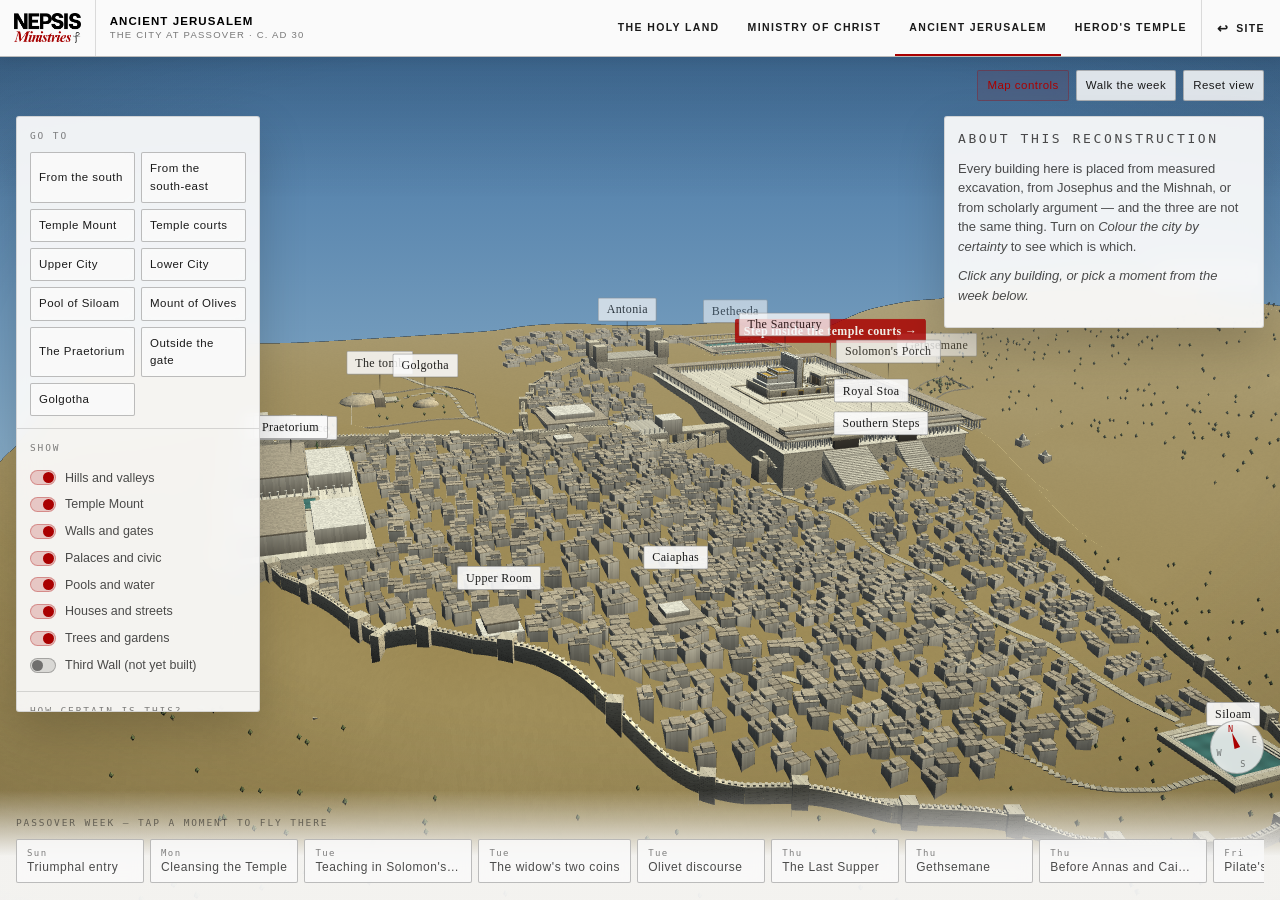
<file: apps/jerusalem/index.html>
<!DOCTYPE html>
<html lang="en">
<head>
<meta charset="utf-8">
<meta name="viewport" content="width=device-width, initial-scale=1, viewport-fit=cover">
<title>Jerusalem, c. 30 AD — Interactive Reconstruction</title>
<!-- Google tag (gtag.js) -->
<script async src="https://www.googletagmanager.com/gtag/js?id=G-6BB7ENGW9V"></script>
<script>
  window.dataLayer = window.dataLayer || [];
  function gtag(){dataLayer.push(arguments);}
  gtag('js', new Date());

  gtag('config', 'G-6BB7ENGW9V');
</script>
<style>
/* ============================================================
   All styles scoped under #jrz-root so this file can be pasted
   into an existing page (or dropped in as an <iframe>) safely.
   ============================================================ */
#jrz-root, #jrz-root *, #jrz-root *::before, #jrz-root *::after { box-sizing: border-box; }
#jrz-root {
  --ink:        #10100e;
  --ink-2:      #1a1915;
  --stone:      #e8dfc9;
  --stone-dim:  #b6ac95;
  --stone-mute: #8a8271;
  --gold:       #d9a441;
  --gold-dim:   #8a6a29;
  --line:       rgba(232,223,201,0.14);
  --line-2:     rgba(232,223,201,0.28);
  --ok:         #6ec07a;
  --maybe:      #e0b23f;
  --guess:      #e06a5e;
  --panel:      rgba(16,16,14,0.90);
  --serif: "Iowan Old Style", "Palatino Linotype", Palatino, "Book Antiqua", Georgia, "Times New Roman", serif;
  --sans: ui-sans-serif, -apple-system, "Segoe UI", Roboto, "Helvetica Neue", Arial, sans-serif;
  --mono: ui-monospace, "SFMono-Regular", "Roboto Mono", Menlo, Consolas, monospace;

  position: relative;
  width: 100%;
  height: 100%;
  min-height: 480px;
  margin: 0;
  overflow: hidden;
  background: #6f7f8c;
  color: var(--stone);
  font-family: var(--sans);
  font-size: 14px;
  line-height: 1.5;
  -webkit-font-smoothing: antialiased;
  user-select: none;
  -webkit-user-select: none;
  -webkit-tap-highlight-color: transparent;
}
/* When the file is used standalone, fill the viewport. */
html.jrz-standalone, html.jrz-standalone body { height: 100%; margin: 0; padding: 0; background: #0b0b0a; }
html.jrz-standalone #jrz-root { height: 100vh; height: 100dvh; }

#jrz-root .jrz-sky { position: absolute; inset: 0; z-index: 0; transition: background 600ms linear; }
#jrz-root canvas.jrz-gl { position: absolute; inset: 0; width: 100%; height: 100%; display: block; z-index: 1; touch-action: none; cursor: grab; }
#jrz-root canvas.jrz-gl.jrz-drag { cursor: grabbing; }
#jrz-root .jrz-vig {
  position: absolute; inset: 0; z-index: 2; pointer-events: none;
  background:
    radial-gradient(120% 90% at 50% 42%, rgba(0,0,0,0) 42%, rgba(12,10,6,0.34) 100%),
    linear-gradient(to bottom, rgba(12,10,6,0.22) 0%, rgba(0,0,0,0) 22%);
}

/* ---------- masthead ---------- */
#jrz-root .jrz-head {
  position: absolute; top: 0; left: 0; right: 0; z-index: 6;
  display: flex; align-items: flex-start; justify-content: space-between; gap: 12px;
  padding: 14px 16px 26px;
  pointer-events: none;
  background: linear-gradient(to bottom, rgba(10,9,7,0.62), rgba(10,9,7,0));
}
#jrz-root .jrz-title { pointer-events: none; display: flex; align-items: center; gap: 12px; }
#jrz-root .jrz-logo {
  flex: 0 0 auto; display: block; width: auto;
  height: clamp(32px, 4.4vw, 46px);
  filter: drop-shadow(0 2px 9px rgba(0,0,0,0.55));
}
#jrz-root .jrz-navbtn {
  font: inherit; font-size: 11.5px; color: var(--stone); background: rgba(20,19,16,0.78);
  border: 1px solid var(--line-2); border-radius: 2px; padding: 6px 9px;
  letter-spacing: 0.04em; text-decoration: none; cursor: pointer;
  display: inline-flex; align-items: center; gap: 6px; white-space: nowrap;
  backdrop-filter: blur(7px); -webkit-backdrop-filter: blur(7px);
  transition: background 140ms, border-color 140ms, color 140ms;
}
#jrz-root .jrz-navbtn:hover { background: rgba(46,42,32,0.9); border-color: rgba(217,164,65,0.55); color: #f6e6bf; }
#jrz-root .jrz-navbtn:focus-visible { outline: 2px solid var(--gold); outline-offset: 2px; }
#jrz-root .jrz-navbtn i { font-style: normal; color: var(--gold); }
#jrz-root .jrz-title h1 {
  margin: 0; font-family: var(--serif); font-weight: 400;
  font-size: clamp(17px, 2.4vw, 25px); letter-spacing: 0.045em; color: #f2e9d4;
  text-shadow: 0 2px 14px rgba(0,0,0,0.6);
}
#jrz-root .jrz-title p {
  margin: 3px 0 0; font-family: var(--mono); font-size: 10.5px; letter-spacing: 0.16em;
  text-transform: uppercase; color: var(--stone-mute);
}
#jrz-root .jrz-headbtns { display: flex; gap: 7px; pointer-events: auto; flex-wrap: wrap; justify-content: flex-end; }

/* ---------- buttons ---------- */
#jrz-root button {
  font: inherit; color: var(--stone); background: rgba(20,19,16,0.78);
  border: 1px solid var(--line-2); border-radius: 2px; padding: 7px 11px;
  cursor: pointer; letter-spacing: 0.04em; transition: background 140ms, border-color 140ms, color 140ms;
  backdrop-filter: blur(7px); -webkit-backdrop-filter: blur(7px);
}
#jrz-root button:hover { background: rgba(46,42,32,0.9); border-color: rgba(217,164,65,0.55); }
#jrz-root button:focus-visible { outline: 2px solid var(--gold); outline-offset: 2px; }
#jrz-root button.jrz-on { background: rgba(217,164,65,0.16); border-color: rgba(217,164,65,0.7); color: #f6e6bf; }
#jrz-root .jrz-btn-sm { font-size: 11.5px; padding: 6px 9px; }

/* ---------- panels ---------- */
#jrz-root .jrz-panel {
  position: absolute; z-index: 7; background: var(--panel);
  border: 1px solid var(--line); border-radius: 3px;
  backdrop-filter: blur(11px); -webkit-backdrop-filter: blur(11px);
  box-shadow: 0 18px 48px rgba(0,0,0,0.45);
  overflow: hidden auto; overscroll-behavior: contain;
}
#jrz-root .jrz-left  { left: 16px; top: 74px; width: 244px; max-height: calc(100% - 262px); }
#jrz-root .jrz-right { right: 16px; top: 74px; width: 320px; max-height: calc(100% - 262px); }
#jrz-root .jrz-panel::-webkit-scrollbar { width: 7px; }
#jrz-root .jrz-panel::-webkit-scrollbar-thumb { background: rgba(232,223,201,0.2); border-radius: 4px; }
#jrz-root .jrz-sec { padding: 12px 13px; border-bottom: 1px solid var(--line); }
#jrz-root .jrz-sec:last-child { border-bottom: 0; }
#jrz-root .jrz-lbl {
  font-family: var(--mono); font-size: 9.5px; letter-spacing: 0.2em; text-transform: uppercase;
  color: var(--stone-mute); margin: 0 0 9px;
}
#jrz-root .jrz-row { display: flex; align-items: center; gap: 9px; padding: 4px 0; cursor: pointer; }
#jrz-root .jrz-row:hover .jrz-rowtx { color: #f6ecd6; }
#jrz-root .jrz-rowtx { font-size: 12.5px; color: var(--stone-dim); transition: color 120ms; }
#jrz-root .jrz-sw {
  flex: 0 0 26px; height: 15px; border-radius: 9px; background: rgba(232,223,201,0.13);
  border: 1px solid var(--line-2); position: relative; transition: background 150ms, border-color 150ms;
}
#jrz-root .jrz-sw::after {
  content: ""; position: absolute; top: 1px; left: 1px; width: 11px; height: 11px; border-radius: 50%;
  background: var(--stone-mute); transition: transform 150ms, background 150ms;
}
#jrz-root .jrz-row.jrz-on .jrz-sw { background: rgba(217,164,65,0.32); border-color: rgba(217,164,65,0.7); }
#jrz-root .jrz-row.jrz-on .jrz-sw::after { transform: translateX(11px); background: var(--gold); }
#jrz-root .jrz-grid { display: grid; grid-template-columns: 1fr 1fr; gap: 6px; }
#jrz-root .jrz-grid button { width: 100%; text-align: left; font-size: 11.5px; padding: 7px 8px; }

#jrz-root input[type=range] {
  -webkit-appearance: none; appearance: none; width: 100%; height: 20px; background: transparent; cursor: pointer; margin: 0;
}
#jrz-root input[type=range]::-webkit-slider-runnable-track { height: 2px; background: var(--line-2); }
#jrz-root input[type=range]::-moz-range-track { height: 2px; background: var(--line-2); }
#jrz-root input[type=range]::-webkit-slider-thumb {
  -webkit-appearance: none; width: 13px; height: 13px; border-radius: 50%; background: var(--gold);
  margin-top: -5.5px; border: 0; box-shadow: 0 0 0 3px rgba(217,164,65,0.2);
}
#jrz-root input[type=range]::-moz-range-thumb { width: 13px; height: 13px; border: 0; border-radius: 50%; background: var(--gold); }
#jrz-root .jrz-slidelab { display: flex; justify-content: space-between; font-family: var(--mono); font-size: 10px; color: var(--stone-mute); }

/* ---------- confidence keys ---------- */
#jrz-root .jrz-key { display: flex; align-items: center; gap: 8px; padding: 3px 0; font-size: 11.5px; color: var(--stone-dim); }
#jrz-root .jrz-dot { width: 9px; height: 9px; border-radius: 50%; flex: 0 0 auto; }
#jrz-root .jrz-d0 { background: var(--ok); } #jrz-root .jrz-d1 { background: var(--maybe); } #jrz-root .jrz-d2 { background: var(--guess); }

/* ---------- info panel ---------- */
#jrz-root .jrz-info h2 {
  margin: 0 0 2px; font-family: var(--serif); font-weight: 400; font-size: 20px; letter-spacing: 0.02em; color: #f4ecd8;
}
#jrz-root .jrz-chips { display: flex; flex-wrap: wrap; gap: 5px; margin: 8px 0 11px; }
#jrz-root .jrz-chip {
  font-family: var(--mono); font-size: 9.5px; letter-spacing: 0.13em; text-transform: uppercase;
  padding: 3px 7px; border: 1px solid var(--line-2); border-radius: 2px; color: var(--stone-dim);
}
#jrz-root .jrz-chip.c0 { color: var(--ok); border-color: rgba(110,192,122,0.45); }
#jrz-root .jrz-chip.c1 { color: var(--maybe); border-color: rgba(224,178,63,0.45); }
#jrz-root .jrz-chip.c2 { color: var(--guess); border-color: rgba(224,106,94,0.45); }
#jrz-root .jrz-info p { margin: 0 0 10px; font-size: 13px; color: var(--stone-dim); }
#jrz-root .jrz-facts { margin: 0 0 11px; padding: 0; list-style: none; border-top: 1px solid var(--line); }
#jrz-root .jrz-facts li { display: flex; gap: 10px; padding: 5px 0; border-bottom: 1px solid var(--line); font-size: 12px; }
#jrz-root .jrz-facts b { flex: 0 0 84px; font-weight: 400; font-family: var(--mono); font-size: 9.5px; letter-spacing: 0.12em; text-transform: uppercase; color: var(--stone-mute); padding-top: 2px; }
#jrz-root .jrz-facts span { color: var(--stone-dim); }
#jrz-root .jrz-scrip { display: flex; flex-wrap: wrap; gap: 5px; }
#jrz-root .jrz-verse {
  font-family: var(--serif); font-size: 12px; font-style: italic; color: var(--gold);
  border: 1px solid rgba(217,164,65,0.3); border-radius: 2px; padding: 3px 8px; background: rgba(217,164,65,0.07);
}
#jrz-root .jrz-empty { font-size: 12.5px; color: var(--stone-mute); font-style: italic; }

#jrz-root .jrz-cta {
  display: flex; align-items: center; justify-content: space-between; gap: 10px;
  width: 100%; margin-top: 4px; text-decoration: none;
  font-family: var(--sans); font-size: 12.5px; line-height: 1.35; text-align: left;
  color: #f6e6bf; background: rgba(217,164,65,0.13);
  border: 1px solid rgba(217,164,65,0.55); border-radius: 2px; padding: 9px 11px;
  transition: background 140ms, border-color 140ms;
}
#jrz-root .jrz-cta:hover { background: rgba(217,164,65,0.26); border-color: var(--gold); }
#jrz-root .jrz-cta b { font-weight: 400; }
#jrz-root .jrz-cta i { font-style: normal; color: var(--gold); font-size: 15px; flex: 0 0 auto; }
#jrz-root .jrz-cta span {
  display: block; font-family: var(--mono); font-size: 9px; letter-spacing: 0.14em;
  text-transform: uppercase; color: var(--stone-mute); margin-top: 2px;
}
#jrz-root .jrz-pin.jrz-linkpin .jrz-pt {
  background: rgba(217,164,65,0.92); color: #14120c; border-color: var(--gold); font-weight: 600;
}
#jrz-root .jrz-pin.jrz-linkpin:hover .jrz-pt { background: #f0d493; }
#jrz-root .jrz-pin.jrz-linkpin .jrz-ps { background: linear-gradient(to bottom, var(--gold), rgba(217,164,65,0)); }

/* ---------- timeline ---------- */
#jrz-root .jrz-time {
  position: absolute; left: 0; right: 0; bottom: 0; z-index: 7;
  padding: 26px 16px 13px;
  background: linear-gradient(to top, rgba(10,9,7,0.86) 40%, rgba(10,9,7,0));
  pointer-events: none;
}
#jrz-root .jrz-timeinner { pointer-events: auto; }
#jrz-root .jrz-timehead { display: flex; align-items: baseline; gap: 12px; margin-bottom: 8px; flex-wrap: wrap; }
#jrz-root .jrz-timehead .jrz-lbl { margin: 0; }
#jrz-root .jrz-track { display: flex; gap: 6px; overflow-x: auto; padding-bottom: 4px; scrollbar-width: thin; }
#jrz-root .jrz-track::-webkit-scrollbar { height: 5px; }
#jrz-root .jrz-track::-webkit-scrollbar-thumb { background: rgba(232,223,201,0.2); border-radius: 4px; }
#jrz-root .jrz-ev {
  flex: 0 0 auto; text-align: left; min-width: 128px; max-width: 168px; padding: 7px 10px; line-height: 1.35;
}
#jrz-root .jrz-ev .jrz-evn { display: block; font-family: var(--mono); font-size: 9px; letter-spacing: 0.16em; color: var(--stone-mute); }
#jrz-root .jrz-ev .jrz-evt { display: block; font-size: 12px; color: var(--stone-dim); white-space: nowrap; overflow: hidden; text-overflow: ellipsis; }
#jrz-root .jrz-ev.jrz-on .jrz-evt { color: #f6e6bf; }

/* ---------- 3D pins ---------- */
#jrz-root .jrz-pins { position: absolute; inset: 0; z-index: 4; pointer-events: none; }
#jrz-root .jrz-pin {
  position: absolute; transform: translate(-50%, -100%); pointer-events: auto; cursor: pointer;
  display: flex; flex-direction: column; align-items: center; gap: 0; will-change: transform, opacity;
}
#jrz-root .jrz-pin .jrz-pt {
  font-family: var(--serif); font-size: 12px; letter-spacing: 0.03em; color: #f6ecd6; white-space: nowrap;
  background: rgba(14,13,10,0.8); border: 1px solid rgba(217,164,65,0.4); border-radius: 2px; padding: 2px 8px;
  text-shadow: 0 1px 6px rgba(0,0,0,0.9); transition: background 140ms, border-color 140ms;
}
#jrz-root .jrz-pin:hover .jrz-pt { background: rgba(217,164,65,0.9); color: #14120c; border-color: var(--gold); }
#jrz-root .jrz-pin.jrz-on .jrz-pt { background: rgba(217,164,65,0.92); color: #14120c; }
#jrz-root .jrz-pin .jrz-ps { width: 1px; height: 16px; background: linear-gradient(to bottom, rgba(217,164,65,0.85), rgba(217,164,65,0)); }

/* ---------- compass ---------- */
#jrz-root .jrz-rose {
  position: absolute; right: 16px; bottom: 126px; z-index: 5;
  width: 54px; height: 54px; pointer-events: none; border-radius: 50%;
  border: 1px solid var(--line-2); background: rgba(14,13,10,0.60);
  backdrop-filter: blur(6px); -webkit-backdrop-filter: blur(6px);
}
#jrz-root .jrz-dial { position: absolute; inset: 0; transform: rotate(var(--rot, 0deg)); }
#jrz-root .jrz-needle {
  position: absolute; left: 50%; top: 11px; width: 0; height: 0; margin-left: -3.5px;
  border-left: 3.5px solid transparent; border-right: 3.5px solid transparent;
  border-bottom: 16px solid var(--gold);
}
#jrz-root .jrz-card { position: absolute; inset: 0; transform: rotate(var(--a, 0deg)); }
#jrz-root .jrz-card b {
  position: absolute; left: 50%; top: 1px;
  transform: translateX(-50%) rotate(calc(0deg - var(--rot, 0deg) - var(--a, 0deg)));
  font-family: var(--mono); font-weight: 400; font-size: 8.5px; letter-spacing: 0.06em; color: var(--stone-mute);
}
#jrz-root .jrz-card.jrz-north b { color: var(--gold); }

/* ---------- hover readout + loader ---------- */
#jrz-root .jrz-hover {
  position: absolute; z-index: 5; pointer-events: none; transform: translate(14px, 14px);
  font-family: var(--mono); font-size: 10.5px; letter-spacing: 0.08em; text-transform: uppercase;
  background: rgba(14,13,10,0.86); border: 1px solid var(--line-2); padding: 4px 8px; border-radius: 2px;
  color: #f2e6c8; opacity: 0; transition: opacity 110ms;
}
#jrz-root .jrz-load {
  position: absolute; inset: 0; z-index: 20; display: flex; flex-direction: column; align-items: center; justify-content: center;
  gap: 14px; background: #100f0d; transition: opacity 550ms; text-align: center; padding: 20px;
}
#jrz-root .jrz-load h2 { font-family: var(--serif); font-weight: 400; font-size: 21px; letter-spacing: 0.09em; margin: 0; color: #efe4c8; }
#jrz-root .jrz-load p  { font-family: var(--mono); font-size: 10px; letter-spacing: 0.2em; text-transform: uppercase; color: var(--stone-mute); margin: 0; }
#jrz-root .jrz-bar { width: 190px; height: 2px; background: rgba(232,223,201,0.16); overflow: hidden; }
#jrz-root .jrz-bar i { display: block; height: 100%; width: 30%; background: var(--gold); animation: jrz-sl 1.15s ease-in-out infinite; }
@keyframes jrz-sl { 0% { transform: translateX(-110%); } 100% { transform: translateX(440%); } }
#jrz-root .jrz-hint {
  position: absolute; left: 16px; bottom: 128px; z-index: 5; pointer-events: none;
  font-family: var(--mono); font-size: 10px; letter-spacing: 0.13em; text-transform: uppercase;
  color: var(--stone-mute); text-shadow: 0 1px 8px #000; transition: opacity 700ms;
}

/* ---------- mobile ---------- */
#jrz-root .jrz-close { display: none; }
@media (max-width: 880px) {
  #jrz-root .jrz-rose { top: 112px; bottom: auto; right: 12px; }
  #jrz-root .jrz-panel { top: auto; bottom: 0; left: 0; right: 0; width: auto; max-height: 56%; border-radius: 12px 12px 0 0; border-bottom: 0; }
  #jrz-root .jrz-panel.jrz-hide { display: none; }
  #jrz-root .jrz-time { padding-bottom: 10px; }
  #jrz-root .jrz-hint { display: none; }
  #jrz-root .jrz-close { display: block; position: sticky; top: 0; float: right; margin: 8px 8px 0; z-index: 2; }
  #jrz-root .jrz-left, #jrz-root .jrz-right { z-index: 9; }
}
@media (prefers-reduced-motion: reduce) {
  #jrz-root .jrz-bar i { animation: none; width: 100%; }
}
</style>

<!-- Nepsis Ministries shared shell. These come AFTER the app's own
     styles above, so the theme layer wins on equal specificity. -->
<link rel="stylesheet" href="../../shared/nepsis.css">
<link rel="stylesheet" href="../../shared/theme-jerusalem.css">
<link rel="icon" type="image/png" href="../../shared/nepsis-mark.png">
<script>window.NEPSIS_APP = { id: 'jerusalem', base: '../../' };</script>
<script src="../../shared/nepsis-analytics.js"></script>
<script defer src="../../shared/nepsis-shell.js"></script>
</head>
<body>
<div id="jrz-root">
  <div class="jrz-sky" id="jrzSky"></div>
  <canvas class="jrz-gl" id="jrzCanvas"></canvas>
  <div class="jrz-vig"></div>
  <div class="jrz-pins" id="jrzPins"></div>
  <div class="jrz-hover" id="jrzHover"></div>

  <header class="jrz-head">
    <div class="jrz-headbtns">
      <button class="jrz-btn-sm jrz-on" id="jrzBtnLeft">Map controls</button>
      <button class="jrz-btn-sm" id="jrzBtnTour">Walk the week</button>
      <button class="jrz-btn-sm" id="jrzBtnReset">Reset view</button>
    </div>
  </header>

  <aside class="jrz-panel jrz-left" id="jrzLeft">
    <button class="jrz-close jrz-btn-sm" data-close="jrzLeft">Close</button>
    <div class="jrz-sec">
      <p class="jrz-lbl">Go to</p>
      <div class="jrz-grid" id="jrzViews"></div>
    </div>
    <div class="jrz-sec">
      <p class="jrz-lbl">Show</p>
      <div id="jrzLayers"></div>
    </div>
    <div class="jrz-sec">
      <p class="jrz-lbl">How certain is this?</p>
      <div class="jrz-key"><i class="jrz-dot jrz-d0"></i> Excavated or measured</div>
      <div class="jrz-key"><i class="jrz-dot jrz-d1"></i> Probable &mdash; texts + partial finds</div>
      <div class="jrz-key"><i class="jrz-dot jrz-d2"></i> Disputed &mdash; drawn from argument</div>
      <div class="jrz-row" id="jrzConf" style="margin-top:8px"><i class="jrz-sw"></i><span class="jrz-rowtx">Colour the city by certainty</span></div>
    </div>
    <div class="jrz-sec">
      <p class="jrz-lbl">Hour of the day</p>
      <input type="range" id="jrzSun" min="0" max="1000" value="330">
      <div class="jrz-slidelab"><span id="jrzSunTx">8:00</span><span>sunrise &rarr; sunset</span></div>
    </div>
    <div class="jrz-sec">
      <p class="jrz-lbl">Labels</p>
      <div class="jrz-row jrz-on" id="jrzPinsTog"><i class="jrz-sw"></i><span class="jrz-rowtx">Gospel site markers</span></div>
    </div>
  </aside>

  <aside class="jrz-panel jrz-right jrz-info" id="jrzRight">
    <button class="jrz-close jrz-btn-sm" data-close="jrzRight">Close</button>
    <div class="jrz-sec" id="jrzInfo"></div>
  </aside>

  <div class="jrz-time">
    <div class="jrz-timeinner">
      <div class="jrz-timehead">
        <p class="jrz-lbl">Passover week &mdash; tap a moment to fly there</p>
      </div>
      <div class="jrz-track" id="jrzTrack"></div>
    </div>
  </div>

  <div class="jrz-rose" id="jrzRose" aria-hidden="true">
    <div class="jrz-dial">
      <i class="jrz-needle"></i>
      <span class="jrz-card jrz-north" style="--a:0deg"><b>N</b></span>
      <span class="jrz-card" style="--a:90deg"><b>E</b></span>
      <span class="jrz-card" style="--a:180deg"><b>S</b></span>
      <span class="jrz-card" style="--a:270deg"><b>W</b></span>
    </div>
  </div>

  <p class="jrz-hint" id="jrzHint">Drag to orbit &middot; scroll to zoom &middot; right-drag to pan &middot; click a building</p>

  <div class="jrz-load" id="jrzLoad">
    <h2>Building the city</h2>
    <div class="jrz-bar"><i></i></div>
    <p id="jrzLoadTx">Carving the valleys</p>
  </div>
</div>

<script>
(function () {
"use strict";

var ROOT   = document.getElementById("jrz-root");
// Standalone by default. Add data-jrz-embed to the root div when pasting
// this block into a page that already controls its own layout.
if (ROOT && !ROOT.hasAttribute("data-jrz-embed")) {
  document.documentElement.classList.add("jrz-standalone");
}
var CANVAS = document.getElementById("jrzCanvas");
var LOAD   = document.getElementById("jrzLoad");
var ROSE   = document.getElementById("jrzRose");
var LOADTX = document.getElementById("jrzLoadTx");

/* ============================================================
   1. MATH
   ============================================================ */
function m4() { return new Float32Array(16); }
function m4ident(o) { o[0]=1;o[1]=0;o[2]=0;o[3]=0;o[4]=0;o[5]=1;o[6]=0;o[7]=0;o[8]=0;o[9]=0;o[10]=1;o[11]=0;o[12]=0;o[13]=0;o[14]=0;o[15]=1; return o; }
function m4persp(o, fovy, asp, near, far) {
  var f = 1 / Math.tan(fovy / 2), nf = 1 / (near - far);
  o[0]=f/asp; o[1]=0; o[2]=0; o[3]=0;
  o[4]=0; o[5]=f; o[6]=0; o[7]=0;
  o[8]=0; o[9]=0; o[10]=(far+near)*nf; o[11]=-1;
  o[12]=0; o[13]=0; o[14]=2*far*near*nf; o[15]=0;
  return o;
}
function m4look(o, eye, tgt, up) {
  var zx=eye[0]-tgt[0], zy=eye[1]-tgt[1], zz=eye[2]-tgt[2];
  var l = Math.hypot(zx,zy,zz) || 1; zx/=l; zy/=l; zz/=l;
  var xx=up[1]*zz-up[2]*zy, xy=up[2]*zx-up[0]*zz, xz=up[0]*zy-up[1]*zx;
  l = Math.hypot(xx,xy,xz) || 1; xx/=l; xy/=l; xz/=l;
  var yx=zy*xz-zz*xy, yy=zz*xx-zx*xz, yz=zx*xy-zy*xx;
  o[0]=xx; o[1]=yx; o[2]=zx; o[3]=0;
  o[4]=xy; o[5]=yy; o[6]=zy; o[7]=0;
  o[8]=xz; o[9]=yz; o[10]=zz; o[11]=0;
  o[12]=-(xx*eye[0]+xy*eye[1]+xz*eye[2]);
  o[13]=-(yx*eye[0]+yy*eye[1]+yz*eye[2]);
  o[14]=-(zx*eye[0]+zy*eye[1]+zz*eye[2]);
  o[15]=1;
  return o;
}
function m4mul(o, a, b) {
  for (var c = 0; c < 4; c++) {
    var b0=b[c*4], b1=b[c*4+1], b2=b[c*4+2], b3=b[c*4+3];
    o[c*4  ] = a[0]*b0 + a[4]*b1 + a[8]*b2  + a[12]*b3;
    o[c*4+1] = a[1]*b0 + a[5]*b1 + a[9]*b2  + a[13]*b3;
    o[c*4+2] = a[2]*b0 + a[6]*b1 + a[10]*b2 + a[14]*b3;
    o[c*4+3] = a[3]*b0 + a[7]*b1 + a[11]*b2 + a[15]*b3;
  }
  return o;
}
function clamp(v, a, b) { return v < a ? a : (v > b ? b : v); }
function lerp(a, b, t) { return a + (b - a) * t; }
function mulberry(seed) {
  var s = seed >>> 0;
  return function () {
    s = (s + 0x6D2B79F5) >>> 0;
    var t = Math.imul(s ^ (s >>> 15), 1 | s);
    t = (t + Math.imul(t ^ (t >>> 7), 61 | t)) ^ t;
    return ((t ^ (t >>> 14)) >>> 0) / 4294967296;
  };
}

/* ============================================================
   2. TERRAIN  (origin = centre of the Herodian Temple platform,
      +X east, +Z north, Y = metres above sea level)
      Heights are interpolated from surveyed landmark elevations.
   ============================================================ */
var X0 = -1100, X1 = 1400, Z0 = -1500, Z1 = 750, CELL = 10;
var NX = Math.round((X1 - X0) / CELL) + 1;
var NZ = Math.round((Z1 - Z0) / CELL) + 1;
var HGT = new Float32Array(NX * NZ);

var CP = [
  // Temple Mount rock & its immediate skirts
  [0,0,738],[0,240,742],[0,-240,724],[-150,110,730],[150,110,726],[150,-150,716],
  [-200,120,716],[-210,0,712],[-215,-120,706],[-40,-300,712],[60,-300,704],
  // Tyropoeon (Central) Valley, running NNW to SSE through the city
  [-520,400,750],[-440,330,744],[-370,240,738],[-305,150,728],[-250,60,718],
  [-205,0,710],[-190,-150,698],[-160,-300,684],
  [-120,-450,668],[-80,-600,650],[-45,-740,638],[-30,-830,636],
  // City of David ridge, east of the Tyropoeon
  [-30,-260,706],[-20,-380,696],[-10,-500,678],[-15,-620,662],[-22,-720,648],[-28,-800,640],
  // Kidron Valley, east
  [220,0,700],[285,0,666],[345,0,644],[410,0,652],[335,200,652],[330,-200,638],
  [300,-400,626],[250,-600,616],[150,-800,608],[60,-900,604],[305,400,672],[285,560,692],
  // Mount of Olives ridge
  [500,100,690],[600,120,732],[700,120,772],[820,110,802],[970,101,818],[1090,100,806],
  [1220,100,782],[900,-200,806],[900,300,812],[850,500,798],[960,-400,778],[620,-220,702],
  [720,-360,734],[620,400,722],[740,620,762],[930,700,792],[375,192,690],[430,300,700],
  [440,-110,678],[1150,600,798],[1290,300,762],[1340,-260,720],[1340,-700,690],
  // Bezetha / the northern ground outside the walls
  [-50,350,748],[-110,500,758],[-260,560,760],[-410,610,752],[10,500,748],[160,450,728],
  [110,660,740],[-534,406,750],[-140,410,752],
  // the shoulders either side of the valley's head
  [-630,300,758],[-700,250,762],[-230,258,748],[-180,340,750],[-186,150,734],
  // The quarry-garden west of the city (Golgotha)
  [-566,79,754],[-625,150,752],[-500,50,749],[-660,60,748],[-600,-20,750],
  // Upper City / Western Hill
  [-741,-139,773],[-700,-50,772],[-790,-150,769],[-650,-200,770],[-600,-300,769],
  [-616,-664,765],[-710,-500,760],[-550,-450,762],[-500,-250,764],[-400,-150,756],
  [-350,-50,743],[-450,0,758],[-560,110,764],[-670,160,760],[-449,-609,720],
  [-380,-700,690],[-300,-760,666],[-250,-560,690],
  // Hinnom Valley, wrapping the west and south
  [-931,-404,736],[-960,-200,746],[-985,0,752],[-910,-560,700],[-810,-700,672],
  [-660,-810,648],[-505,-880,630],[-350,-915,620],[-200,-940,612],[-95,-955,606],
  // outer ridges / horizon
  [-1060,-300,762],[-1085,0,766],[-1060,-620,732],[-1010,200,760],[-820,220,762],
  [-920,420,766],[-620,520,752],[-1010,520,762],[-1090,-950,700],[1390,-950,690],
  // the ground south of the city: the Kidron runs on as the Wadi en-Nar, while the
  // ridges either side climb again toward Bethlehem
  [150,-1050,588],[300,-1200,566],[470,-1350,548],[640,-1470,534],
  [-250,-1090,676],[-500,-1080,706],[-620,-1180,760],[-780,-1130,742],[-1000,-1150,750],
  [-120,-1150,660],[-380,-1260,724],[-700,-1300,756],[-950,-1330,758],
  [700,-1120,668],[1000,-1200,678],[1250,-1300,684],[900,-1400,676],
  [-1090,-1480,762],[-620,-1480,764],[-180,-1480,706],[180,-1480,640],[1100,-1480,690],[1390,-1480,688],
  [1390,700,772],[-1090,700,756],[10,745,744],[620,-960,628],[-560,-960,616]
];

function buildTerrain() {
  var i, j, k, x, z, d2, w, num, den, cp;
  var n = CP.length;
  var cx = new Float32Array(n), cz = new Float32Array(n), ch = new Float32Array(n);
  for (k = 0; k < n; k++) { cp = CP[k]; cx[k] = cp[0]; cz[k] = cp[1]; ch[k] = cp[2]; }
  for (j = 0; j < NZ; j++) {
    z = Z0 + j * CELL;
    for (i = 0; i < NX; i++) {
      x = X0 + i * CELL;
      num = 0; den = 0;
      for (k = 0; k < n; k++) {
        d2 = (x - cx[k]) * (x - cx[k]) + (z - cz[k]) * (z - cz[k]) + 240;
        w = 1 / (d2 * d2 * Math.sqrt(d2));      // inverse distance, power 5
        num += w * ch[k]; den += w;
      }
      HGT[j * NX + i] = num / den;
    }
  }
  // gentle smoothing to erase interpolation bullseyes
  var tmp = new Float32Array(HGT.length);
  for (var pass = 0; pass < 2; pass++) {
    for (j = 0; j < NZ; j++) for (i = 0; i < NX; i++) {
      var s = 0, c = 0;
      for (var dj = -1; dj <= 1; dj++) for (var di = -1; di <= 1; di++) {
        var ii = i + di, jj = j + dj;
        if (ii < 0 || jj < 0 || ii >= NX || jj >= NZ) continue;
        s += HGT[jj * NX + ii]; c++;
      }
      tmp[j * NX + i] = s / c;
    }
    HGT.set(tmp);
  }
  // keep the natural rock from poking through the built platform
  for (j = 0; j < NZ; j++) for (i = 0; i < NX; i++) {
    x = X0 + i * CELL; z = Z0 + j * CELL;
    if (x > -190 && x < 195 && z > -280 && z < 285) {
      var t = Math.min(1, Math.min(Math.min(x + 190, 195 - x), Math.min(z + 280, 285 - z)) / 45);
      HGT[j * NX + i] = lerp(HGT[j * NX + i], Math.min(HGT[j * NX + i], 726), t);
    }
  }
  // level the terraces that carry colonnades, then sink the basins
  for (var fi = 0; fi < FLATS.length; fi++) {
    var F = FLATS[fi];
    flattenTerrain(F[0], F[1], F[2], F[3], F[4], 18);
  }
  // raise the rounded rises
  for (var mi = 0; mi < MOUNDS.length; mi++) {
    var Mo = MOUNDS[mi];
    moundTerrain(Mo[0], Mo[1], Mo[2], Mo[3]);
  }
  // sink the rock-cut pools so their basins are visible
  for (var ci = 0; ci < CUTS.length; ci++) {
    var C = CUTS[ci];
    cutTerrain(C[0], C[1], C[2], C[3], C[4], 3);   // the stone rim covers this edge
  }
}

// x0,z0,x1,z1,level — engineered terraces
var FLATS = [
  [-10, 330, 156, 500, 741.0]    // the Bethesda precinct and its porticoes
];
function flattenTerrain(x0, z0, x1, z1, level, f) {
  var i0 = Math.max(0, Math.floor((x0 - f - X0) / CELL)), i1 = Math.min(NX - 1, Math.ceil((x1 + f - X0) / CELL));
  var j0 = Math.max(0, Math.floor((z0 - f - Z0) / CELL)), j1 = Math.min(NZ - 1, Math.ceil((z1 + f - Z0) / CELL));
  for (var j = j0; j <= j1; j++) {
    var z = Z0 + j * CELL;
    for (var i = i0; i <= i1; i++) {
      var x = X0 + i * CELL;
      var dx = Math.max(x0 - x, 0, x - x1), dz = Math.max(z0 - z, 0, z - z1);
      var d = Math.hypot(dx, dz);
      if (d > f) continue;
      var t = 1 - d / f; t = t * t * (3 - 2 * t);
      var k = j * NX + i;
      HGT[k] = lerp(HGT[k], level, t);
    }
  }
}

// cx,cz,radius,height — smooth rounded rises
var MOUNDS = [
  [-566,  79, 48,  8.0],   // the Golgotha outcrop's knoll
  [-640, 138, 42, 10.0]    // the hillside the tomb is cut into
];
function moundTerrain(cx, cz, r, h) {
  var i0 = Math.max(0, Math.floor((cx - r - X0) / CELL)), i1 = Math.min(NX - 1, Math.ceil((cx + r - X0) / CELL));
  var j0 = Math.max(0, Math.floor((cz - r - Z0) / CELL)), j1 = Math.min(NZ - 1, Math.ceil((cz + r - Z0) / CELL));
  for (var j = j0; j <= j1; j++) {
    var z = Z0 + j * CELL;
    for (var i = i0; i <= i1; i++) {
      var x = X0 + i * CELL;
      var d = Math.hypot(x - cx, z - cz) / r;
      if (d >= 1) continue;
      var t = 1 - d * d;
      HGT[j * NX + i] += h * t * t;
    }
  }
}

// x0,z0,x1,z1,floor  — rock-cut basins
var CUTS = [
  [-70, -870,  10, -790, 632.8],   // Siloam
  [ 12,  352, 134,  478, 728.0],   // Bethesda — one hollow, divided down the middle
  [-250,  282,-186,  308, 737.5]   // Struthion
];
function cutTerrain(x0, z0, x1, z1, floor, f) {
  var i0 = Math.max(0, Math.floor((x0 - f - X0) / CELL)), i1 = Math.min(NX - 1, Math.ceil((x1 + f - X0) / CELL));
  var j0 = Math.max(0, Math.floor((z0 - f - Z0) / CELL)), j1 = Math.min(NZ - 1, Math.ceil((z1 + f - Z0) / CELL));
  for (var j = j0; j <= j1; j++) {
    var z = Z0 + j * CELL;
    for (var i = i0; i <= i1; i++) {
      var x = X0 + i * CELL;
      var dx = Math.max(x0 - x, 0, x - x1), dz = Math.max(z0 - z, 0, z - z1);
      var d = Math.hypot(dx, dz);
      if (d > f) continue;
      var t = 1 - d / f; t = t * t * (3 - 2 * t);
      var k = j * NX + i;
      HGT[k] = lerp(HGT[k], Math.min(HGT[k], floor), t);
    }
  }
}

function ground(x, z) {
  var fx = (x - X0) / CELL, fz = (z - Z0) / CELL;
  var i = Math.floor(fx), j = Math.floor(fz);
  if (i < 0) i = 0; if (j < 0) j = 0;
  if (i > NX - 2) i = NX - 2; if (j > NZ - 2) j = NZ - 2;
  var tx = clamp(fx - i, 0, 1), tz = clamp(fz - j, 0, 1);
  var a = HGT[j * NX + i], b = HGT[j * NX + i + 1], c = HGT[(j + 1) * NX + i], d = HGT[(j + 1) * NX + i + 1];
  return lerp(lerp(a, b, tx), lerp(c, d, tx), tz);
}

/* ============================================================
   3. MESH BUILDER
   Vertex: pos(3f) nor(3f) col(4ub) id(4ub) meta(4ub) = 36 bytes
   meta = [style, confidence, ambient-occlusion, spare]
   styles: 0 flat  1 ashlar  2 terrain  3 water  4 foliage  5 gold  6 plaster
   ============================================================ */
function Mesh() {
  this.cap = 1 << 16; this.n = 0;
  this.pos = new Float32Array(this.cap * 3);
  this.nor = new Float32Array(this.cap * 3);
  this.col = new Uint8Array(this.cap * 4);
  this.idc = new Uint8Array(this.cap * 4);
  this.met = new Uint8Array(this.cap * 4);
}
Mesh.prototype.grow = function () {
  var c = this.cap * 2;
  var p = new Float32Array(c * 3); p.set(this.pos); this.pos = p;
  var q = new Float32Array(c * 3); q.set(this.nor); this.nor = q;
  var a = new Uint8Array(c * 4); a.set(this.col); this.col = a;
  var b = new Uint8Array(c * 4); b.set(this.idc); this.idc = b;
  var m = new Uint8Array(c * 4); m.set(this.met); this.met = m;
  this.cap = c;
};
Mesh.prototype.vert = function (px, py, pz, nx, ny, nz, ao) {
  if (this.n >= this.cap) this.grow();
  var i = this.n, i3 = i * 3, i4 = i * 4;
  this.pos[i3] = px; this.pos[i3 + 1] = py; this.pos[i3 + 2] = pz;
  this.nor[i3] = nx; this.nor[i3 + 1] = ny; this.nor[i3 + 2] = nz;
  this.col[i4] = M.r; this.col[i4 + 1] = M.g; this.col[i4 + 2] = M.b; this.col[i4 + 3] = M.a;
  this.idc[i4] = ID.r; this.idc[i4 + 1] = ID.g; this.idc[i4 + 2] = ID.b; this.idc[i4 + 3] = 255;
  this.met[i4] = M.style; this.met[i4 + 1] = M.conf; this.met[i4 + 2] = Math.round(clamp(ao, 0, 1) * 255); this.met[i4 + 3] = 0;
  this.n++;
};
Mesh.prototype.pack = function () {
  var n = this.n, buf = new ArrayBuffer(n * 36);
  var f = new Float32Array(buf), u = new Uint8Array(buf);
  for (var i = 0; i < n; i++) {
    var o9 = i * 9, o36 = i * 36, i3 = i * 3, i4 = i * 4;
    f[o9] = this.pos[i3]; f[o9 + 1] = this.pos[i3 + 1]; f[o9 + 2] = this.pos[i3 + 2];
    f[o9 + 3] = this.nor[i3]; f[o9 + 4] = this.nor[i3 + 1]; f[o9 + 5] = this.nor[i3 + 2];
    u[o36 + 24] = this.col[i4]; u[o36 + 25] = this.col[i4 + 1]; u[o36 + 26] = this.col[i4 + 2]; u[o36 + 27] = this.col[i4 + 3];
    u[o36 + 28] = this.idc[i4]; u[o36 + 29] = this.idc[i4 + 1]; u[o36 + 30] = this.idc[i4 + 2]; u[o36 + 31] = 255;
    u[o36 + 32] = this.met[i4]; u[o36 + 33] = this.met[i4 + 1]; u[o36 + 34] = this.met[i4 + 2]; u[o36 + 35] = 0;
  }
  return buf;
};

var M  = { r: 220, g: 210, b: 185, a: 255, style: 0, conf: 0 };
var ID = { r: 0, g: 0, b: 0 };
var MB = null;                              // active mesh

function mat(hex, style, conf) {
  M.r = (hex >> 16) & 255; M.g = (hex >> 8) & 255; M.b = hex & 255; M.a = 255;
  M.style = style === undefined ? 1 : style;
  M.conf = conf === undefined ? M.conf : conf;
}
function alpha(a) { M.a = Math.round(a * 255); }
function conf(c) { M.conf = c; }
function setId(id) { ID.r = id & 255; ID.g = (id >> 8) & 255; ID.b = (id >> 16) & 255; }

// The scene is authored with +X east and +Z north. In a right-handed frame with
// X east and Y up, +Z falls to the south — so Z is mirrored here, once, on the
// way into the buffer. Everything upstream can keep using compass coordinates.
function tri(a, b, c, ao) {
  var ax = a[0], ay = a[1], az = -a[2];
  var bx = b[0], by = b[1], bz = -b[2];
  var cx = c[0], cy = c[1], cz = -c[2];
  var ux = bx-ax, uy = by-ay, uz = bz-az;
  var vx = cx-ax, vy = cy-ay, vz = cz-az;
  var nx = uy*vz - uz*vy, ny = uz*vx - ux*vz, nz = ux*vy - uy*vx;
  var l = Math.hypot(nx, ny, nz);
  if (l < 1e-9) { nx = 0; ny = 1; nz = 0; } else { nx/=l; ny/=l; nz/=l; }
  ao = ao || [1,1,1];
  MB.vert(ax,ay,az, nx,ny,nz, ao[0]);
  MB.vert(bx,by,bz, nx,ny,nz, ao[1]);
  MB.vert(cx,cy,cz, nx,ny,nz, ao[2]);
}
function quad(a, b, c, d, ao) {
  ao = ao || [1,1,1,1];
  tri(a, b, c, [ao[0], ao[1], ao[2]]);
  tri(a, c, d, [ao[0], ao[2], ao[3]]);
}

var AOB = 0.42, AOM = 0.72;

function box(cx, cy, cz, sx, sy, sz, ry, aoBot) {
  var hx=sx/2, hy=sy/2, hz=sz/2, c=Math.cos(ry||0), s=Math.sin(ry||0);
  var ab = aoBot === undefined ? AOB : aoBot;
  function P(x, y, z) { return [cx + x*c + z*s, cy + y, cz - x*s + z*c]; }
  var a=P(-hx,-hy,-hz), b=P(hx,-hy,-hz), e=P(hx,-hy,hz), f=P(-hx,-hy,hz);
  var g=P(-hx,hy,-hz), h=P(hx,hy,-hz), i=P(hx,hy,hz), j=P(-hx,hy,hz);
  quad(g,h,i,j,[1,1,1,1]);
  quad(f,e,b,a,[ab,ab,ab,ab]);
  quad(a,b,h,g,[ab,ab,1,1]);
  quad(e,f,j,i,[ab,ab,1,1]);
  quad(b,e,i,h,[ab,ab,1,1]);
  quad(f,a,g,j,[ab,ab,1,1]);
}
function boxAt(x0, x1, z0, z1, y0, y1, aoBot) {
  box((x0+x1)/2, (y0+y1)/2, (z0+z1)/2, Math.abs(x1-x0), Math.abs(y1-y0), Math.abs(z1-z0), 0, aoBot);
}
function prism(poly, y0, y1, cap) {
  var n = poly.length, i;
  for (i = 0; i < n; i++) {
    var p = poly[i], q = poly[(i + 1) % n];
    quad([p[0],y0,p[1]], [q[0],y0,q[1]], [q[0],y1,q[1]], [p[0],y1,p[1]], [AOB,AOB,1,1]);
  }
  if (cap !== false) for (i = 1; i < n - 1; i++)
    tri([poly[0][0],y1,poly[0][1]], [poly[i][0],y1,poly[i][1]], [poly[i+1][0],y1,poly[i+1][1]], [1,1,1]);
}
function cyl(cx, cy, cz, r0, r1, h, seg, capTop) {
  seg = seg || 8;
  var i, a0, a1, p0, p1, q0, q1;
  for (i = 0; i < seg; i++) {
    a0 = i / seg * Math.PI * 2; a1 = (i + 1) / seg * Math.PI * 2;
    p0 = [cx + Math.cos(a0)*r0, cy, cz + Math.sin(a0)*r0];
    p1 = [cx + Math.cos(a1)*r0, cy, cz + Math.sin(a1)*r0];
    q1 = [cx + Math.cos(a1)*r1, cy + h, cz + Math.sin(a1)*r1];
    q0 = [cx + Math.cos(a0)*r1, cy + h, cz + Math.sin(a0)*r1];
    quad(p0, p1, q1, q0, [AOM, AOM, 1, 1]);
  }
  if (capTop !== false) for (i = 0; i < seg; i++) {
    a0 = i / seg * Math.PI * 2; a1 = (i + 1) / seg * Math.PI * 2;
    tri([cx, cy + h, cz],
        [cx + Math.cos(a0)*r1, cy + h, cz + Math.sin(a0)*r1],
        [cx + Math.cos(a1)*r1, cy + h, cz + Math.sin(a1)*r1], [1,1,1]);
  }
}
function cone(cx, cy, cz, r, h, seg) {
  seg = seg || 6;
  for (var i = 0; i < seg; i++) {
    var a0 = i/seg*Math.PI*2, a1 = (i+1)/seg*Math.PI*2;
    tri([cx + Math.cos(a0)*r, cy, cz + Math.sin(a0)*r],
        [cx + Math.cos(a1)*r, cy, cz + Math.sin(a1)*r],
        [cx, cy + h, cz], [AOM, AOM, 1]);
  }
}
function column(x, z, yBase, h, r) {
  box(x, yBase + 0.35, z, r*2.9, 0.7, r*2.9, 0, AOB);
  cyl(x, yBase + 0.7, z, r, r*0.87, h - 1.5, 8, false);
  box(x, yBase + h - 0.4, z, r*2.7, 0.8, r*2.7, 0, AOM);
}
function colonnade(ax, az, bx, bz, gap, rows, rowGap, yBase, h, r, followGround) {
  var dx = bx - ax, dz = bz - az, len = Math.hypot(dx, dz);
  var n = Math.max(2, Math.round(len / gap));
  var ux = dx / len, uz = dz / len, px = -uz, pz = ux;
  for (var i = 0; i <= n; i++) {
    var t = i / n, x = ax + dx * t, z = az + dz * t;
    for (var rI = 0; rI < rows; rI++) {
      var o = (rI - (rows - 1) / 2) * rowGap;
      var cxp = x + px * o, czp = z + pz * o;
      column(cxp, czp, followGround ? ground(cxp, czp) : yBase, h, r);
    }
  }
  return { n: n, ux: ux, uz: uz, px: px, pz: pz, len: len };
}

// A wall ribbon that follows the ground, with merlons and periodic towers.
function wall(pts, h, t, merlon, towerEvery) {
  var run = 0, ti = 0;
  for (var i = 0; i < pts.length - 1; i++) {
    var a = pts[i], b = pts[i + 1];
    var dx = b[0]-a[0], dz = b[1]-a[1], L = Math.hypot(dx, dz);
    if (L < 0.5) continue;
    var ux = dx/L, uz = dz/L, px = -uz*t/2, pz = ux*t/2;
    var steps = Math.max(1, Math.round(L / 14));
    for (var s = 0; s < steps; s++) {
      var t0 = s/steps, t1 = (s+1)/steps;
      var x0 = a[0]+dx*t0, z0 = a[1]+dz*t0, x1 = a[0]+dx*t1, z1 = a[1]+dz*t1;
      var g0 = ground(x0, z0), g1 = ground(x1, z1);
      var y0 = Math.min(g0, g1) - 14, top0 = g0 + h, top1 = g1 + h;
      var A=[x0+px,y0,z0+pz], B=[x1+px,y0,z1+pz], C=[x1+px,top1,z1+pz], D=[x0+px,top0,z0+pz];
      var E=[x0-px,y0,z0-pz], F=[x1-px,y0,z1-pz], G=[x1-px,top1,z1-pz], H=[x0-px,top0,z0-pz];
      quad(A,B,C,D,[AOB,AOB,1,1]);
      quad(F,E,H,G,[AOB,AOB,1,1]);
      quad(D,C,G,H,[1,1,1,1]);
      if (merlon !== false) {
        var seg = L / steps;
        var mn = Math.max(1, Math.round(seg / 4.5));
        for (var mI = 0; mI < mn; mI++) {
          var mt = (mI + 0.5) / mn;
          var mx = x0 + (x1-x0)*mt, mz = z0 + (z1-z0)*mt;
          box(mx, ground(mx, mz) + h + 0.75, mz, t*0.62, 1.5, 2.1, Math.atan2(ux, uz), AOM);
        }
      }
      run += L / steps;
      if (towerEvery && run > towerEvery) {
        run = 0; ti++;
        var tg = ground(x1, z1);
        box(x1, tg + (h + 5) / 2 - 6, z1, t + 6.5, h + 5 + 12, t + 6.5, Math.atan2(ux, uz), AOB);
      }
    }
  }
}
function gateHouse(x, z, ry, w, h) {
  var g = ground(x, z);
  box(x - Math.cos(ry)*(w/2+2.6), g + h/2 - 6, z + Math.sin(ry)*(w/2+2.6), 7.5, h + 12, 8.5, ry, AOB);
  box(x + Math.cos(ry)*(w/2+2.6), g + h/2 - 6, z - Math.sin(ry)*(w/2+2.6), 7.5, h + 12, 8.5, ry, AOB);
  box(x, g + h - 1.6, z, w + 3, 3.4, 8, ry, AOM);
}
// A flight of steps descending from yTop toward -Z or +Z, riding the slope.
function stairs(cx, cz, w, run, n, yTop, dirZ) {
  var stepRun = run / n;
  var yEnd = ground(cx, cz + dirZ * run);
  for (var i = 0; i < n; i++) {
    var z = cz + dirZ * (i + 0.5) * stepRun;
    var g = ground(cx, z);
    var yt = Math.max(g + 0.35, yTop - (i + 1) * ((yTop - yEnd) / n));
    var yb = Math.min(g, yt) - 7;
    box(cx, (yt + yb) / 2, z, w, yt - yb, stepRun * 1.04, 0, AOM);
  }
}
function water(x0, x1, z0, z1, y) {
  quad([x0,y,z0],[x1,y,z0],[x1,y,z1],[x0,y,z1],[1,1,1,1]);
}
function ring(x0, x1, z0, z1, y0, y1, t) {
  boxAt(x0, x0 + t, z0, z1, y0, y1);
  boxAt(x1 - t, x1, z0, z1, y0, y1);
  boxAt(x0 + t, x1 - t, z0, z0 + t, y0, y1);
  boxAt(x0 + t, x1 - t, z1 - t, z1, y0, y1);
}
function pool(x0, x1, z0, z1, waterY, floorY, rimTop) {
  mat(0xd7cbad, 1);
  ring(x0 - 6, x1 + 6, z0 - 6, z1 + 6, floorY - 5, rimTop, 6);
  boxAt(x0, x1, z0, z1, floorY - 1.4, floorY);
  mat(0x3f7a72, 3);
  water(x0, x1, z0, z1, waterY);
}
// half-ellipsoid — rounded rock
function dome(cx, cy, cz, rx, rz, h, su, sv) {
  su = su || 14; sv = sv || 5;
  for (var v = 0; v < sv; v++) {
    var p0 = v / sv * Math.PI / 2, p1 = (v + 1) / sv * Math.PI / 2;
    var y0 = cy + Math.sin(p0) * h, y1 = cy + Math.sin(p1) * h;
    var c0 = Math.cos(p0), c1 = Math.cos(p1);
    var ao0 = AOM + v * (1 - AOM) / sv, ao1 = AOM + (v + 1) * (1 - AOM) / sv;
    for (var u = 0; u < su; u++) {
      var a0 = u / su * Math.PI * 2, a1 = (u + 1) / su * Math.PI * 2;
      var A = [cx + Math.cos(a0)*rx*c0, y0, cz + Math.sin(a0)*rz*c0];
      var B = [cx + Math.cos(a1)*rx*c0, y0, cz + Math.sin(a1)*rz*c0];
      if (v === sv - 1) { tri(A, B, [cx, cy + h, cz], [ao0, ao0, 1]); continue; }
      var C = [cx + Math.cos(a1)*rx*c1, y1, cz + Math.sin(a1)*rz*c1];
      var D = [cx + Math.cos(a0)*rx*c1, y1, cz + Math.sin(a0)*rz*c1];
      quad(A, B, C, D, [ao0, ao0, ao1, ao1]);
    }
  }
}
// an upright disc whose axis runs east-west — the tomb's blocking stone
function discX(cx, cy, cz, r, t, seg) {
  seg = seg || 16;
  for (var i = 0; i < seg; i++) {
    var a0 = i / seg * Math.PI * 2, a1 = (i + 1) / seg * Math.PI * 2;
    var y0 = cy + Math.sin(a0)*r, z0 = cz + Math.cos(a0)*r;
    var y1 = cy + Math.sin(a1)*r, z1 = cz + Math.cos(a1)*r;
    quad([cx-t/2, y0, z0], [cx+t/2, y0, z0], [cx+t/2, y1, z1], [cx-t/2, y1, z1], [AOM,AOM,AOM,AOM]);
    tri([cx-t/2, cy, cz], [cx-t/2, y1, z1], [cx-t/2, y0, z0], [1,1,1]);
    tri([cx+t/2, cy, cz], [cx+t/2, y0, z0], [cx+t/2, y1, z1], [1,1,1]);
  }
}
// an annular step — used for the fifteen semicircular stairs before Nicanor
function arcStep(cx, cz, rIn, rOut, y0, y1, a0, a1, seg) {
  for (var i = 0; i < seg; i++) {
    var t0 = a0 + (a1 - a0) * i / seg, t1 = a0 + (a1 - a0) * (i + 1) / seg;
    var c0 = Math.cos(t0), s0 = Math.sin(t0), c1 = Math.cos(t1), s1 = Math.sin(t1);
    quad([cx + c0*rIn, y1, cz + s0*rIn], [cx + c0*rOut, y1, cz + s0*rOut],
         [cx + c1*rOut, y1, cz + s1*rOut], [cx + c1*rIn, y1, cz + s1*rIn], [1,1,1,1]);
    quad([cx + c0*rOut, y0, cz + s0*rOut], [cx + c1*rOut, y0, cz + s1*rOut],
         [cx + c1*rOut, y1, cz + s1*rOut], [cx + c0*rOut, y1, cz + s0*rOut], [AOM,AOM,1,1]);
  }
}
// a roofless enclosure — the four corner chambers of the Court of the Women
function openChamber(cx, cz, side, h, t) {
  var r = side / 2;
  boxAt(cx - r, cx - r + t, cz - r, cz + r, 743.8, 743.8 + h);
  boxAt(cx + r - t, cx + r, cz - r, cz + r, 743.8, 743.8 + h);
  boxAt(cx - r + t, cx + r - t, cz - r, cz - r + t, 743.8, 743.8 + h);
  boxAt(cx - r + t, cx + r - t, cz + r - t, cz + r, 743.8, 743.8 + h);
}
function tree(x, z, y, scale, hue) {
  var h = (4.2 + scale * 3.4);
  mat(0x5a4632, 0);
  cyl(x, y - 0.4, z, 0.34*scale, 0.26*scale, h*0.52, 5, false);
  mat(hue, 4);
  var cy = y + h*0.5;
  cone(x, cy - h*0.16, z, 1.55*scale + 0.5, h*0.42, 6);
  for (var i = 0; i < 6; i++) {
    var a0 = i/6*Math.PI*2, a1 = (i+1)/6*Math.PI*2, r = 1.55*scale + 0.5;
    tri([x + Math.cos(a0)*r, cy - h*0.16, z + Math.sin(a0)*r],
        [x, cy - h*0.5, z],
        [x + Math.cos(a1)*r, cy - h*0.16, z + Math.sin(a1)*r], [AOM, AOB, AOM]);
  }
}

/* ============================================================
   4. THE CATALOGUE
   ============================================================ */
var OBJ = [null];   // index === picking id
function place(o) {
  OBJ.push(o);
  setId(OBJ.length - 1);
  conf(o.conf || 0);
  return OBJ.length - 1;
}
var LAYERS = [
  { key: "terrain", name: "Hills and valleys", on: true },
  { key: "temple",  name: "Temple Mount",      on: true },
  { key: "walls",   name: "Walls and gates",   on: true },
  { key: "civic",   name: "Palaces and civic", on: true },
  { key: "water",   name: "Pools and water",   on: true },
  { key: "city",    name: "Houses and streets",on: true },
  { key: "nature",  name: "Trees and gardens", on: true },
  { key: "future",  name: "Third Wall (not yet built)", on: false, ghost: true }
];
var RANGE = {};
var curLayer = null;
function layer(key) {
  if (curLayer) RANGE[curLayer].count = MB.n - RANGE[curLayer].start;
  curLayer = key;
  RANGE[key] = { start: MB.n, count: 0 };
}
function endLayer() { if (curLayer) { RANGE[curLayer].count = MB.n - RANGE[curLayer].start; curLayer = null; } }

/* --- palette --- */
var C_STONE = 0xd9cdb0, C_STONE_L = 0xe7ddc4, C_STONE_D = 0xbfb192,
    C_PLASTER = 0xe6dfcd, C_ROOF2 = 0xb0a288, C_GOLD = 0xd6a63c,
    C_MARBLE = 0xf1ecdc, C_ROAD = 0xc6bb9e, C_DIRT = 0xb4a684,
    C_ROCK = 0xc2b291, C_ROCK_D = 0xb2a284;

/* --- footprint of the Herodian platform (measured sides) --- */
var TM = [[-157,-244],[123,-240],[158,229],[-157,247]];
var TM_TOP = 740;

function inPoly(x, z, poly) {
  var c = false;
  for (var i = 0, j = poly.length - 1; i < poly.length; j = i++) {
    if (((poly[i][1] > z) !== (poly[j][1] > z)) &&
        (x < (poly[j][0]-poly[i][0]) * (z-poly[i][1]) / (poly[j][1]-poly[i][1]) + poly[i][0])) c = !c;
  }
  return c;
}

/* ---------- 4a. Temple Mount ---------- */
function buildTemple() {
  layer("temple");

  place({
    name: "The Temple Mount",
    cat: "Sacred precinct", conf: 0,
    facts: [["Platform", "488 m W · 470 m E · 315 m N · 280 m S"], ["Area", "about 15 hectares (36 acres)"], ["Built", "Herod the Great, from 20/19 BC"]],
    text: "Herod doubled the older sanctuary platform by wrapping the hill in colossal retaining walls and filling behind them. The walls stand roughly 30 m above the street on the west and south, with foundations reaching bedrock. Each course is set back about 3 cm from the one below so the wall does not appear to lean out over you.",
    scripture: ["Mark 13:1", "John 2:20"],
    focus: { t: [0, 745, 0], d: 780, az: 2.5, el: 0.42 },
    link: "../temple/index.html"
  });
  mat(C_STONE, 1);
  prism(TM, 560, TM_TOP);
  mat(C_STONE_L, 1);
  prism([[-160,-247],[126,-243],[161,232],[-160,250]], TM_TOP, TM_TOP + 1.2);

  // the pilgrim colonnades around the outer court
  mat(C_MARBLE, 0);
  colonnade(150, -228, 150, 222, 6.2, 2, 8.5, TM_TOP, 12.5, 1.15);   // Solomon's Porch
  colonnade(-148, -230, -148, 238, 6.2, 2, 8.5, TM_TOP, 12.5, 1.15); // west portico
  colonnade(-146, 234, 148, 222, 6.4, 2, 8.5, TM_TOP, 12.5, 1.15);   // north portico
  mat(C_ROOF2, 6);
  boxAt(139, 161, -232, 226, TM_TOP + 13.2, TM_TOP + 15.4);
  boxAt(-159, -137, -234, 242, TM_TOP + 13.2, TM_TOP + 15.4);
  boxAt(-155, 157, 218, 240, TM_TOP + 13.2, TM_TOP + 15.4);

  place({
    name: "Solomon's Porch",
    cat: "Colonnade", conf: 0,
    facts: [["Length", "about 470 m along the east wall"], ["Age", "pre-Herodian — Herod left it standing"]],
    text: "The eastern colonnade kept its older masonry when Herod rebuilt the rest, which is why it carried Solomon's name. It was a sheltered place to teach, and the early church kept meeting here after the resurrection.",
    scripture: ["John 10:22–23", "Acts 3:11", "Acts 5:12"],
    focus: { t: [150, 748, 0], d: 210, az: 1.5, el: 0.2 },
    link: "../temple/index.html"
  });
  mat(C_STONE_L, 1);
  boxAt(137, 141, -232, 226, TM_TOP, TM_TOP + 1.0);

  // Royal Stoa
  place({
    name: "The Royal Stoa",
    cat: "Basilica and market", conf: 0,
    facts: [["Columns", "162, in four rows"], ["Height", "about 12 m per column"], ["Length", "about 280 m"]],
    text: "A Roman basilica set along the south wall: a high central nave with two side aisles, entered from the monumental stairs below. Money was changed and sacrificial animals sold here, which makes it the likeliest setting for the overturned tables.",
    scripture: ["Matthew 21:12–13", "Mark 11:15–17"],
    focus: { t: [-20, 752, -232], d: 260, az: 3.14, el: 0.22 },
    link: "../temple/index.html"
  });
  mat(C_MARBLE, 0);
  var rs;
  for (var rr = 0; rr < 4; rr++) {
    var zz = -234 + rr * 6.4;
    rs = colonnade(-146, zz, 116, zz + 1, 6.8, 1, 0, TM_TOP, rr === 1 || rr === 2 ? 17.5 : 12.2, rr === 1 || rr === 2 ? 1.35 : 1.12);
  }
  mat(C_STONE_L, 1);
  boxAt(-150, 120, -238, -227, TM_TOP + 12.4, TM_TOP + 14.4);
  boxAt(-150, 120, -215, -206, TM_TOP + 12.4, TM_TOP + 14.4);
  mat(C_ROOF2, 6);
  boxAt(-150, 120, -240, -204, TM_TOP + 18.6, TM_TOP + 20.6);
  boxAt(-150, 120, -230, -213, TM_TOP + 24.5, TM_TOP + 26.3);
  mat(C_MARBLE, 0);
  boxAt(-150, 120, -231, -212, TM_TOP + 20.6, TM_TOP + 24.5);

  // inner precinct
  var soreg = place({
    name: "The Soreg",
    cat: "Boundary", conf: 0,
    facts: [["Height", "about 1.3 m"], ["Warning", "Greek and Latin tablets at every gate"]],
    text: "A low stone screen marked the line past which no Gentile could go. One complete warning tablet survives in Istanbul, a second fragment in Jerusalem: whoever is caught beyond this point has himself to blame for the death that follows.",
    scripture: ["Ephesians 2:14", "Acts 21:28"],
    focus: { t: [30, 748, 45], d: 200, az: 2.3, el: 0.3 },
    link: "../temple/index.html"
  });
  mat(C_STONE_D, 1);
  boxAt(-76, 152, -14, -10, 742, 744.2); boxAt(-76, 152, 100, 104, 742, 744.2);
  boxAt(-76, -72, -14, 104, 742, 744.2); boxAt(148, 152, -14, 104, 742, 744.2);
  mat(C_STONE_L, 1);
  boxAt(-72, 148, -10, 100, 740, 742.6);

  // ---------------------------------------------------------------------------
  // THE INNER PRECINCT (the Azarah), built to the Mishnah, tractate Middot.
  // Dimensions refined against the benja-admin/temple-mount reconstruction
  // (Middot + Josephus, Ritmeyer's 500-cubit square), ported to this app's
  // centre-origin metric frame.
  // The whole raised platform measured 187 cubits E–W by 135 N–S. It stood on
  // higher ground than the outer court and was ringed by a wall with chambers.
  // Ground datum for the inner courts: 743.2 m. 1 cubit ~ 0.5 m in this model.
  // ---------------------------------------------------------------------------

  // The Chel — the raised terrace and its low balustrade around the whole precinct
  mat(C_STONE_L, 1);
  boxAt(-56, 132, 4, 88, 741.4, 743.2);
  mat(C_STONE, 1);
  boxAt(-56, 132, 4, 6, 743.2, 744.5); boxAt(-56, 132, 86, 88, 743.2, 744.5);
  boxAt(-56, -54, 4, 88, 743.2, 744.5);

  // ===================== COURT OF THE WOMEN (east) =====================
  place({
    name: "Court of the Women",
    cat: "Temple court", conf: 0,
    facts: [["Size", "135 × 135 cubits (70.9 m square)"], ["Corner chambers", "40 cubits square — and roofless (Middot 2:5)"], ["Nazirites SE", "boiled offerings, cut and burned their hair"], ["Wood NE", "priests sorted worm-eaten altar logs"], ["Lepers NW", "the cleansed immersed here"], ["Oils SW", "wine and oil, by Abba Shaul's account"], ["Treasury", "thirteen trumpet-shaped chests"]],
    text: "The first and largest of the inner courts, entered from the east, and as far as women could go; men crossed it to the courts beyond. A gallery ran round it so the women could look down on the water-drawing at Tabernacles. A chamber stood in each corner — and the Mishnah says plainly they were not roofed, proving it from Ezekiel's vision. Thirteen trumpet-shaped chests stood here for offerings: this is where Jesus watched a widow give her two small coins, and outgive them all.",
    scripture: ["Mark 12:41–44", "Luke 21:1–4", "John 8:20"],
    focus: { t: [92, 750, 45], d: 140, az: 1.95, el: 0.34 },
    link: "../temple/index.html"
  });
  // court floor
  mat(C_STONE_L, 1);
  boxAt(50, 128, 10, 82, 743.2, 743.8);
  // enclosing wall
  mat(C_STONE, 1);
  boxAt(124, 128, 10, 82, 743.8, 754);      // east wall
  boxAt(50, 128, 10, 14, 743.8, 754);       // south wall
  boxAt(50, 128, 78, 82, 743.8, 754);       // north wall
  // the surrounding two-storey colonnade (Middot 2:5 — a gallery for the women)
  mat(C_MARBLE, 0);
  colonnade(56, 20, 120, 20, 7.2, 1, 0, 743.8, 6.2, 0.62);   // inner south row
  colonnade(56, 72, 120, 72, 7.2, 1, 0, 743.8, 6.2, 0.62);   // inner north row
  colonnade(118, 24, 118, 68, 7.2, 1, 0, 743.8, 6.2, 0.62);  // inner east row
  mat(C_STONE_L, 1);
  boxAt(54, 122, 16, 24, 749.6, 750.6);     // gallery floor, south
  boxAt(54, 122, 68, 76, 749.6, 750.6);     // gallery floor, north
  boxAt(114, 122, 16, 76, 749.6, 750.6);    // gallery floor, east
  mat(C_MARBLE, 0);
  colonnade(56, 20, 120, 20, 7.2, 1, 0, 750.6, 3.6, 0.5);
  colonnade(56, 72, 120, 72, 7.2, 1, 0, 750.6, 3.6, 0.5);
  mat(C_ROOF2, 6);
  boxAt(52, 124, 15, 25, 754.4, 755.6);
  boxAt(52, 124, 67, 77, 754.4, 755.6);
  boxAt(113, 124, 15, 77, 754.4, 755.6);
  // four corner chambers (Middot 2:5): Nazirites SE, Wood NE, Lepers NW, Oils SW
  // 40 cubits square (21 m) and expressly NOT roofed — Middot 2:5, from Ezekiel
  mat(C_STONE, 1);
  openChamber(114, 22.5, 21, 8.5, 1.6);   // SE — the Nazirites
  openChamber(114, 69.5, 21, 8.5, 1.6);   // NE — the Wood chamber
  openChamber(62, 69.5, 21, 8.5, 1.6);    // NW — the Lepers
  openChamber(62, 22.5, 21, 8.5, 1.6);    // SW — the Oils
  // the thirteen trumpet-chests along the colonnade
  mat(0x8a7d52, 0);
  for (var tr = 0; tr < 13; tr++) {
    var trx = 60 + (tr % 7) * 9.5, trz = tr < 7 ? 28 : 64;
    if (tr >= 7) trx = 64 + (tr - 7) * 9.5;
    cyl(trx, 743.8, trz, 0.8, 0.45, 2.4, 6, false);
    mat(C_GOLD, 5); cyl(trx, 746.2, trz, 0.55, 0.75, 0.6, 6); mat(0x8a7d52, 0);
  }
  // four great lampstands (Middot 2:6 — tall, with steps the priests climbed)
  mat(C_GOLD, 5);
  for (var lp = 0; lp < 4; lp++) {
    var lx = 70 + (lp % 2) * 40, lz = 30 + Math.floor(lp / 2) * 28;
    cyl(lx, 743.8, lz, 0.55, 0.42, 15, 6, false);
    for (var arm = 0; arm < 4; arm++) {
      var ax2 = lx + (arm - 1.5) * 1.4;
      cyl(ax2, 758.8, lz, 0.16, 0.16, 1.1, 4);
      box(ax2, 759.9, lz, 0.7, 0.35, 0.7, 0);
    }
  }

  // ===================== THE FIFTEEN STEPS + NICANOR GATE =====================
  place({
    name: "The Nicanor Gate",
    cat: "Gate", conf: 1,
    facts: [["Doors", "Corinthian bronze — of ten inner gates, the one not plated in gold"], ["Approach", "fifteen semicircular steps, \u201clike half a round threshing floor\u201d"], ["Rise", "7½ cubits (about 3.9 m)"], ["Josephus", "50 cubits high, doors of 40"]],
    text: "The gate between the Court of the Women and the courtyard, up fifteen curved steps on which the Levites sang the fifteen Psalms of Ascents. Josephus singles it out: nine inner gates were plated in silver and gold, but this eastern one was Corinthian bronze and worth more than all of them. A purified mother presented herself here and a healed leper was brought here — so both the Presentation and the healing at the Beautiful Gate are set near this spot, though whether \u201cBeautiful\u201d means this gate or the outer eastern one is unsettled.",
    scripture: ["Acts 3:1–10", "Luke 2:22–24"],
    focus: { t: [50, 752, 45], d: 95, az: 1.62, el: 0.22 },
    link: "../temple/index.html"
  });
  // fifteen semicircular steps — "shaped like the half of a round threshing floor",
  // rising 7.5 cubits from the Women's Court to the gate
  mat(C_STONE_L, 1);
  for (var ns = 0; ns < 15; ns++) {
    var rOut = 15.6 - ns * 0.92, rIn = rOut - 0.92;
    var sy0 = 743.8 + ns * 0.263, sy1 = 743.8 + (ns + 1) * 0.263;
    arcStep(50, 45, rIn, rOut, sy0, sy1, -Math.PI / 2, Math.PI / 2, 14);
  }
  // gatehouse mass and bronze doors
  mat(C_STONE, 1);
  boxAt(44, 50, 26, 30, 749.2, 766); boxAt(44, 50, 60, 64, 749.2, 766);
  boxAt(44, 50, 26, 64, 762, 767.5);
  mat(0x7a5a2c, 5);                          // Corinthian bronze — darker than the gold
  boxAt(46, 48, 30.5, 44.5, 749.6, 761);
  boxAt(46, 48, 45.5, 59.5, 749.6, 761);

  // ===================== COURT OF ISRAEL & OF THE PRIESTS =====================
  place({
    name: "Court of Israel and of the Priests",
    cat: "Temple court", conf: 0,
    facts: [["Size", "187 × 135 cubits together"], ["Israel's strip", "11 cubits, a step below the priests"], ["The Duchan", "the step where the Levites sang"]],
    text: "West of the Nicanor Gate the ground rose again. A narrow strip along the east — the Court of Israel — was as close as a layman could come; a low step and rail divided it from the Court of the Priests, where only priests trod. On the platform stood the altar, the laver, and the ramp, all in open view of the men gathered at the rail.",
    scripture: ["Leviticus 1:1–9", "Luke 1:8–11", "2 Chronicles 4:6"],
    focus: { t: [-8, 754, 45], d: 150, az: 2.55, el: 0.32 },
    link: "../temple/index.html"
  });
  // the inner court floor, raised above the Women's Court
  mat(C_STONE_L, 1);
  boxAt(-54, 46, 12, 80, 743.8, 745.4);      // Court of Israel step
  boxAt(-54, 40, 12, 80, 745.4, 746.6);      // Court of the Priests, a step higher
  // the low rail (soreg) dividing Israel from the priests
  mat(C_STONE_D, 1);
  boxAt(39, 41, 14, 78, 746.6, 747.6);
  // the enclosing wall of the inner court, with its chambers
  mat(C_STONE, 1);
  boxAt(-58, -54, 8, 84, 745.4, 758);        // west wall behind the sanctuary line
  boxAt(-58, 46, 8, 12, 745.4, 756);         // south wall
  boxAt(-58, 46, 80, 84, 745.4, 756);        // north wall
  // the gates of the courtyard — three north, three south, gold-plated (Middot 1:4)
  for (var ig = 0; ig < 3; ig++) {
    var gx = -30 + ig * 30;
    mat(C_GOLD, 5);
    boxAt(gx - 4.5, gx + 4.5, 7.4, 12.6, 745.4, 753.5);
    boxAt(gx - 4.5, gx + 4.5, 79.4, 84.6, 745.4, 753.5);
    mat(0x2b2620, 0);
    boxAt(gx - 3.2, gx + 3.2, 7.0, 13.0, 745.4, 751.6);
    boxAt(gx - 3.2, gx + 3.2, 79.0, 85.0, 745.4, 751.6);
    mat(C_STONE, 1);
  }
  // side chambers along the north and south inner walls (Middot 5)
  mat(C_STONE_L, 1);
  for (var sc = 0; sc < 5; sc++) {
    boxAt(-48 + sc*17, -38 + sc*17, 12, 20, 745.4, 751);
    boxAt(-48 + sc*17, -38 + sc*17, 72, 80, 745.4, 751);
  }
  mat(C_ROOF2, 6);
  boxAt(-50, 42, 12, 20, 751, 752.2);
  boxAt(-50, 42, 72, 80, 751, 752.2);

  // ===================== THE LAVER & THE ALTAR =====================
  place({
    name: "The Altar of Burnt Offering",
    cat: "Altar", conf: 0,
    facts: [["Base", "32 cubits square = 16.8 m (Middot)"], ["Height", "10 cubits, stepping inward twice"], ["Hearth", "24 cubits square, a horn at each corner"], ["Ramp", "32 × 16 cubits, from the south"], ["Stone", "unhewn — no iron ever touched it"], ["Josephus", "50 × 50 × 15 cubits, half again as large"]],
    text: "A stepped mass of unhewn stone, laid up without iron, burning the daily offerings from dawn to dusk. The base was thirty-two cubits square and stepped in twice to a twenty-four-cubit hearth, a horn at each corner. A ramp climbed it from the south, because Exodus forbids steps to an altar. North of it lay the slaughtering floor: rings set in the pavement, marble tables for the pieces, and pillars with hooks for flaying. The blood ran in channels down to the Kidron.",
    scripture: ["Exodus 20:24–26", "Leviticus 1:1–9", "Matthew 5:23–24"],
    focus: { t: [16, 754, 45], d: 92, az: 2.2, el: 0.26 },
    link: "../temple/index.html"
  });
  // the laver
  mat(0x9a7d3e, 5);
  cyl(30, 746.6, 46, 2.0, 1.7, 2.2, 8); cyl(30, 748.8, 46, 2.3, 2.0, 0.5, 8);
  // the altar — Middot 3:1, tiers 32 -> 30 -> 28 -> 26 cubits, hearth 24, horns at the corners.
  // centred on the temple axis (z=46); 1 cubit ~ 0.5 m. base 16.8 m -> x 4..20.8, z 37.6..54.4
  mat(0xcfc3a4, 1);
  boxAt(4.0, 20.8, 37.6, 54.4, 746.6, 747.1);      // yesod (base), 32c, rise 1
  boxAt(4.5, 20.3, 38.1, 53.9, 747.1, 749.7);      // to the ledge, 30c, rise 5
  boxAt(5.0, 19.8, 38.6, 53.4, 749.7, 751.3);      // the sovev, 28c, rise 3
  boxAt(5.5, 19.3, 39.1, 52.9, 751.3, 751.9);      // horns course, 26c, rise 1
  mat(0xc06a4a, 0);
  boxAt(5.0, 19.8, 45.4, 46.6, 748.9, 749.1);      // the red line round the middle
  mat(0xcfc3a4, 1);
  boxAt(6.0, 18.8, 39.6, 52.4, 751.9, 752.2);      // the 24-cubit hearth
  for (var hn = 0; hn < 4; hn++)                    // a horn at each corner
    box(6.9 + (hn % 2) * 11.0, 752.6, 40.5 + Math.floor(hn / 2) * 11.0, 1.6, 1.4, 1.6, 0);
  // the wood pile and the fire that never went out (Leviticus 6:12-13)
  mat(0x4a3524, 0);
  for (var wd = 0; wd < 7; wd++)
    box(8.4 + (wd % 4) * 2.6, 752.5, 42 + Math.floor(wd / 4) * 3.4, 5.2, 0.5, 0.5, wd * 0.4);
  mat(0xff8422, 7);
  cone(10.5, 752.8, 43.4, 1.8, 4.2, 6);
  cone(13.6, 752.8, 46.6, 2.1, 5.4, 6);
  cone(16.2, 752.8, 44.2, 1.5, 3.4, 6);
  mat(0xffd070, 7);
  cone(12.4, 752.8, 45.2, 1.2, 6.6, 6);
  cone(14.8, 752.8, 43.0, 0.9, 4.6, 6);
  // the ramp climbing from the south (32 x 16 cubits) — no steps, per Exodus
  mat(0xcfc3a4, 1);
  quad([7.5,746.6,54.4],[17.3,746.6,54.4],[17.3,751.7,54.4],[7.5,751.7,54.4],[AOM,AOM,1,1]);
  boxAt(7.5, 17.3, 54.4, 55.2, 746.6, 751.7);

  // ===================== THE SANCTUARY =====================
  place({
    name: "The Sanctuary",
    cat: "Temple building", conf: 0,
    facts: [["Front", "100 × 100 cubits (52.5 m each way)"], ["Body", "70 cubits wide; porch shoulders 15 cubits each side"], ["Plan", "\u201cnarrow behind and broad in front, like a lion\u201d"], ["Apex", "60.9 m above the outer court"], ["Cells", "38 side-chambers in three storeys"], ["Doorway", "open, 20 × 40 cubits — no doors"]],
    text: "The tallest building in Jerusalem, standing twenty-two cubits above the outer court so its gold front caught the sun over Olivet — to a traveller, Josephus says, a mountain of snow where it was not gilded. Its plan is a lion's: a seventy-cubit body, but the porch throws out fifteen-cubit shoulders each side to make a hundred-cubit front. The doorway stood open, no doors and no curtain across it, hung with a golden vine whose clusters were a man's height. Within: the Holy Place with lampstand, incense altar and showbread, and behind the veil the empty Holy of Holies. Forty-six years building — and forty years from this Passover, gone.",
    scripture: ["Matthew 24:1–2", "Matthew 27:51", "Mark 15:38", "John 2:19–21"],
    focus: { t: [-14, 772, 45], d: 165, az: 1.78, el: 0.24 },
    link: "../temple/index.html"
  });
  // stylobate
  mat(C_MARBLE, 1);
  boxAt(-50, 8, 22, 70, 746.6, 748.9);
  // twelve steps up to the porch
  mat(C_MARBLE, 1);
  for (var ts2 = 0; ts2 < 6; ts2++) boxAt(6 - ts2*0.5, 8, 30 - ts2*0.6, 62 + ts2*0.6, 746.9 + ts2*0.32, 748.9);
  // ---- the porch (Ulam): 100 cubits tall, and wider than the house (wings N & S) ----
  mat(C_MARBLE, 1);
  boxAt(-4, 6, 16, 74, 748.9, 799);                       // porch block, ~100 cubits over the court
  // gold sheath on the east face, divided into tall recessed panels
  mat(C_GOLD, 5);
  boxAt(5.4, 6.7, 16, 74, 748.9, 799);
  mat(0xb98c2e, 5);                                       // the recessed panel grounds
  for (var pn = 0; pn < 8; pn++) {
    var pz = 17.5 + pn * 7.2;
    if (pz > 30 && pz < 58) continue;                     // leave the doorway clear
    boxAt(6.55, 6.75, pz, pz + 4.6, 752, 795);
  }
  mat(C_GOLD, 5);                                          // horizontal cornice bands
  boxAt(5.2, 7.0, 16, 74, 794.5, 796.2);
  boxAt(5.2, 7.0, 16, 74, 749.6, 751.4);
  // four engaged columns, two each side of the doorway — the form the Bar Kokhba
  // tetradrachms and several synagogue reliefs give the Temple front
  for (var ec = 0; ec < 4; ec++) {
    var ez = [20.5, 27.5, 62.5, 69.5][ec];
    cyl(6.4, 748.9, ez, 1.9, 1.7, 45.5, 10, false);
    box(6.4, 747.9, ez, 5.0, 2.0, 5.0, 0);                 // base
    box(6.4, 795.4, ez, 5.4, 2.4, 5.4, 0);                 // capital
  }
  // the great open doorway, 20 x 40 cubits, framed in gold
  mat(C_GOLD, 5);
  boxAt(5.0, 6.9, 33, 57, 748.9, 786);                    // gilded jambs/lintel frame
  mat(0x2b2620, 0);
  boxAt(4.6, 5.6, 35, 55, 749.4, 783);                    // the shadowed opening
  // the golden vine over the doorway (Middot 3:8)
  mat(C_GOLD, 5);
  boxAt(4.6, 6.9, 34, 56, 783, 787.5);
  for (var gv = 0; gv < 7; gv++) {
    var gvx = 4.9, gvz = 35 + gv*3;
    cyl(gvx, 780 - (gv%2)*2, gvz, 0.5, 0.35, 1.2, 5);     // hanging grape clusters
  }
  // ---- the house behind the porch: Holy Place + Holy of Holies ----
  mat(C_MARBLE, 1);
  boxAt(-32, -4, 26, 64, 748.9, 776);                     // Holy Place — 70-cubit body
  boxAt(-50, -32, 26, 64, 748.9, 770);                    // Holy of Holies, a touch lower
  // the 38 side-chambers in three storeys, widening as they rise (Middot 4:3–4)
  mat(C_MARBLE, 1);
  boxAt(-50, -4, 21, 26, 748.9, 754);                     // south cells, lowest storey (5c)
  boxAt(-50, -4, 64, 69, 748.9, 754);                     // north cells
  boxAt(-49, -4, 20.4, 26, 754, 758.5);                   // south cells, middle storey (6c)
  boxAt(-49, -4, 64, 69.6, 754, 758.5);                   // north cells
  boxAt(-48, -4, 19.8, 26, 758.5, 763);                   // south cells, top storey (7c)
  boxAt(-48, -4, 64, 70.2, 758.5, 763);                   // north cells
  boxAt(-54, -48, 19.8, 70.2, 748.9, 763);                // west cells
  // gilded roofs and the golden spikes that kept the birds off (Middot 4:6)
  mat(C_GOLD, 5);
  boxAt(-32, -3.4, 26, 64, 776, 777.6);                   // Holy Place roof
  boxAt(-50, -32, 26, 64, 770, 771.6);                    // Holy of Holies roof
  mat(C_MARBLE, 1);                                        // parapet, sunk in the middle
  ring(-32, -3.4, 26, 64, 777.6, 780.4, 2.6);
  ring(-50, -32, 26, 64, 771.6, 774.2, 2.6);
  boxAt(-4, 6, 16, 74, 799, 800.6);                       // porch cornice
  for (var sp = 0; sp < 14; sp++) cyl(-30 + sp * 2.6, 777.6, 32 + (sp % 2) * 26, 0.14, 0.04, 1.6, 4);
  // the crenellated parapet of the porch top
  mat(C_MARBLE, 1);
  for (var pc = 0; pc < 6; pc++) { box(1, 800.6, 18 + pc*10, 3.5, 2.2, 3.5, 0); }

  // Antonia
  place({
    name: "The Antonia Fortress",
    cat: "Fortress", conf: 1,
    facts: [["Garrison", "a Roman cohort, doubled at festivals"], ["Towers", "four; the south-east one about 37 m"], ["Named for", "Mark Antony"]],
    text: "Herod's barracks on the rock at the north-west corner, with stairs down into the Temple porticoes so troops could be in the courts within moments. Paul was rescued down those steps years later. Long shown as the place of Pilate's trial — most scholars now put that at Herod's palace instead.",
    scripture: ["Acts 21:31–40", "Acts 23:10"],
    focus: { t: [-195, 762, 272], d: 250, az: 3.6, el: 0.3 }
  });
  mat(C_STONE, 1);
  boxAt(-258, -132, 244, 300, 726, 768);
  mat(C_STONE_L, 1);
  boxAt(-254, -136, 248, 296, 768, 770.5);
  mat(C_STONE, 1);
  box(-250, 780, 252, 20, 26, 20, 0); box(-140, 780, 252, 20, 26, 20, 0);
  box(-250, 780, 292, 20, 26, 20, 0); box(-140, 787, 292, 22, 40, 22, 0);
  mat(C_STONE_L, 1);
  boxAt(-200, -160, 244, 248, 740, 754);

  // southern steps
  place({
    name: "The Southern Steps",
    cat: "Pilgrim stair", conf: 0,
    facts: [["Width", "about 64 m"], ["Treads", "alternating wide and narrow — you cannot hurry"], ["Below", "dozens of ritual baths"]],
    text: "The main pilgrim approach, climbing to the Huldah Gates and through vaulted tunnels onto the platform. Every pilgrim immersed in the baths at the foot of these stairs first. Peter almost certainly preached at Pentecost within sight of them — there was nowhere else that could hold the crowd or baptise three thousand.",
    scripture: ["Acts 2:1–41", "Psalm 122:1"],
    focus: { t: [-40, 726, -290], d: 220, az: 3.14, el: 0.24 },
    link: "../temple/index.html"
  });
  mat(C_STONE_L, 1);
  stairs(-68, -244, 66, 62, 22, 739, -1);
  stairs(30, -242, 40, 46, 16, 739, -1);

  // Robinson's and Wilson's arches
  place({
    name: "Robinson's Arch",
    cat: "Stair viaduct", conf: 0,
    facts: [["Span", "about 15 m"], ["Springing", "about 21 m above the street"]],
    text: "A monumental staircase carried on a giant arch turned back on itself and climbed from the shopping street into the Royal Stoa. The stub of the arch is still there in the western wall, with the paving below smashed by stones thrown down in AD 70.",
    scripture: [],
    focus: { t: [-190, 726, -215], d: 170, az: 4.0, el: 0.2 }
  });
  mat(C_STONE, 1);
  for (var ra = 0; ra < 7; ra++) {
    var t = ra / 6, ay = 712 + Math.sin(t * Math.PI) * 8;
    boxAt(-157 - ra * 3.6, -153 - ra * 3.6, -228, -213, ay, 712 + t * 27);
  }
  boxAt(-186, -174, -232, -209, 700, 730);

  place({
    name: "Wilson's Arch and the bridge",
    cat: "Viaduct", conf: 0,
    facts: [["Span", "about 13 m"], ["Carries", "the road from the Upper City, and the aqueduct"]],
    text: "A bridge on arches ran from the Upper City straight across the Tyropoeon Valley to a gate in the west wall — the direct route between the priestly mansions and the courts. The aqueduct from Solomon's Pools rode in on it.",
    scripture: [],
    focus: { t: [-250, 730, -60], d: 220, az: 4.4, el: 0.22 }
  });
  mat(C_STONE, 1);
  for (var wa = 0; wa < 8; wa++) {
    var wx = -166 - wa * 22;
    var gy = ground(wx, -62);
    boxAt(wx - 5, wx + 5, -72, -52, gy - 6, 727 - wa * 0.2);
  }
  boxAt(-350, -150, -74, -50, 727, 731);

  // gates of the Temple Mount
  place({ name: "The Huldah Gates", cat: "Gate", conf: 0,
    facts: [["Double Gate", "west — the pilgrim entrance"], ["Triple Gate", "east — the exit"]],
    text: "Pilgrims went in by one and out by the other, through vaulted ramps that climbed under the Royal Stoa and emerged in the open court. The blocked outlines of both are still visible in the south wall.",
    scripture: [], focus: { t: [-30, 738, -256], d: 150, az: 3.14, el: 0.22 } });
  mat(0x3a3226, 0);
  boxAt(-86, -50, -248, -242, 740, 752);
  boxAt(12, 40, -246, -240, 740, 750);
  mat(C_STONE_D, 1);
  boxAt(-91, -45, -249, -243, 752, 756.5);
  boxAt(7, 45, -247, -241, 750, 754.5);
  place({ name: "The Eastern (Shushan) Gate", cat: "Gate", conf: 1,
    facts: [["Faces", "the Mount of Olives, across the Kidron"]],
    text: "The single gate in the east wall, looking straight across the Kidron to the Olivet ridge. A procession coming down from Bethphage faces it the whole way.",
    scripture: ["Ezekiel 44:1–3", "Matthew 21:1–11"], focus: { t: [200, 745, -5], d: 190, az: 1.5, el: 0.2 } });
  mat(C_STONE_L, 1);
  boxAt(147, 160, -22, 12, 740, 756);
  mat(0x3a3226, 0); boxAt(155, 160, -14, 4, 740, 752);
}

/* ---------- 4b. walls and gates ---------- */
var FIRST_N = [[-786,-118],[-700,-125],[-620,-130],[-560,-135],[-467,-137],[-380,-130],[-300,-110],[-230,-84],[-166,-64],[-150,-58]];
var FIRST_S = [[-786,-118],[-806,-200],[-814,-300],[-802,-400],[-772,-500],[-724,-580],[-700,-620],[-640,-682],[-560,-732],[-460,-782],[-360,-824],[-260,-858],[-160,-892],[-100,-906],[-58,-906],[-16,-896],[12,-878],[26,-848],[34,-808],[40,-760],[46,-700],[52,-600],[60,-480],[80,-380],[104,-300],[120,-252],[123,-240]];
var SECOND  = [[-467,-137],[-452,-40],[-432,40],[-402,120],[-380,200],[-330,270],[-250,300],[-200,282],[-196,250]];
var THIRD   = [[-800,-110],[-830,60],[-800,240],[-700,400],[-560,470],[-360,520],[-160,500],[-20,430],[60,330],[100,250]];

function buildWalls() {
  layer("walls");

  place({
    name: "The First Wall",
    cat: "City wall", conf: 1,
    facts: [["Origin", "Hasmonean, on older foundations"], ["Towers", "sixty, by Josephus's count"], ["Encloses", "the Upper City, Mount Zion and the City of David"]],
    text: "The old circuit, and the strongest. Its northern line runs from the citadel east to the Temple Mount; the rest sweeps round the brow of the western hill, past Mount Zion and down around Siloam before climbing the ridge above the Kidron.",
    scripture: [],
    focus: { t: [-420, 760, -420], d: 900, az: 2.4, el: 0.4 }
  });
  mat(C_STONE, 1);
  wall(FIRST_N, 12, 5.5, true, 68);
  wall(FIRST_S, 12, 5.5, true, 68);

  place({
    name: "The Second Wall",
    cat: "City wall", conf: 2,
    facts: [["Runs", "Gennath Gate to the Antonia"], ["Towers", "fourteen"], ["Course", "reconstructed — almost nothing survives"]],
    text: "Josephus says only that it began at the Gennath Gate, enclosed the northern quarter, and ended at the Antonia. Every line ever drawn for it is an argument, not a survey. It matters enormously: the quarry-garden where Golgotha stood has to lie outside it.",
    scripture: ["Hebrews 13:12"],
    focus: { t: [-330, 758, 130], d: 620, az: 3.5, el: 0.36 }
  });
  mat(0xcabd9e, 1);
  wall(SECOND, 11, 5, true, 78);

  mat(C_STONE, 1); conf(1);
  place({ name: "The Gennath Gate", cat: "Gate", conf: 1,
    facts: [["Found", "Avigad's Jewish Quarter excavations"], ["Meaning", "\u201cGarden Gate\u201d"]],
    text: "The gate in the First Wall where the Second Wall began. Its name points to gardens outside — the same kind of ground, north-west of here, in which a new tomb was cut.",
    scripture: ["John 19:41"], focus: { t: [-467, 762, -137], d: 210, az: 2.6, el: 0.25 } });
  gateHouse(-467, -137, 0.1, 12, 15);
  place({ name: "The Essene Gate", cat: "Gate", conf: 2,
    facts: [["Excavated", "Pixner, Chen and Margalit, 1970s–80s"], ["Name", "disputed"]],
    text: "A gate at the south-west corner of the circuit. The position is well established; whether an Essene quarter really sat inside it is argued both ways.",
    scripture: [], focus: { t: [-700, 758, -620], d: 250, az: 2.2, el: 0.28 } });
  gateHouse(-700, -620, -0.8, 11, 14);
  place({ name: "The Sheep Gate", cat: "Gate", conf: 1,
    facts: [["Near", "the Pool of Bethesda"], ["Traffic", "sacrificial animals, driven to the Temple"]],
    text: "The gate through which flocks came up for sacrifice. John sets the healing of the paralysed man at the pool beside it.",
    scripture: ["John 5:2", "Nehemiah 3:1"], focus: { t: [30, 752, 240], d: 210, az: 0.6, el: 0.26 } });
  gateHouse(30, 236, 0, 11, 14);
  place({ name: "The Fountain Gate", cat: "Gate", conf: 1, facts: [["Opens to", "Siloam and the Kidron"]],
    text: "The southern gate onto the pool and the spring — the water route in and out of the Lower City.",
    scripture: ["Nehemiah 3:15"], focus: { t: [-100, 656, -906], d: 220, az: 3.0, el: 0.26 } });
  gateHouse(-100, -906, 0.25, 10, 12);
  place({ name: "The Dung Gate", cat: "Gate", conf: 2, facts: [["Use", "refuse, carried out to the Hinnom"]],
    text: "The small gate on the south-west, opening toward the valley where the city's rubbish burned — the valley whose name became a word for hell.",
    scripture: ["Nehemiah 2:13"], focus: { t: [-360, 700, -822], d: 240, az: 2.7, el: 0.26 } });
  gateHouse(-360, -822, 0.4, 9, 11);

  // Herod's three towers
  place({
    name: "Phasael, Hippicus and Mariamne",
    cat: "Towers", conf: 0,
    facts: [["Phasael", "about 45 m — Herod's brother"], ["Hippicus", "about 40 m — a friend"], ["Mariamne", "about 27 m — the wife he executed"]],
    text: "Three towers guarded the palace and the weak north-west corner. Titus left them standing after the siege to show what he had beaten. One massive base survives inside the Citadel — which of the three it is has been argued for a century.",
    scripture: [],
    focus: { t: [-756, 790, -108], d: 300, az: 2.1, el: 0.25 }
  });
  mat(C_STONE_L, 1);
  var tg = ground(-790, -112);
  boxAt(-806, -774, -128, -96, tg - 10, tg + 21); boxAt(-803, -777, -125, -99, tg + 21, tg + 45);
  boxAt(-768, -742, -126, -100, tg - 10, tg + 18); boxAt(-765, -745, -123, -103, tg + 18, tg + 40);
  boxAt(-736, -714, -124, -102, tg - 10, tg + 11); boxAt(-733, -717, -121, -105, tg + 11, tg + 27);
}

function buildGhostWall() {
  layer("future");
  place({
    name: "The Third Wall — not yet built",
    cat: "Later addition", conf: 2,
    facts: [["Begun", "Agrippa I, about AD 41–44"], ["Finished", "hastily, during the revolt of AD 66"], ["In 30 AD", "open ground"]],
    text: "Shown here only as a ghost. Everything it would later enclose — the northern suburb, and the quarry where Golgotha stood — lay outside the city at Passover in 30 AD. Reconstructions that draw this wall into the story of the crucifixion are a decade or more too early.",
    scripture: [],
    focus: { t: [-400, 780, 300], d: 1100, az: 3.2, el: 0.45 }
  });
  mat(0xe0c887, 1); alpha(0.30);
  wall(THIRD, 9, 4.5, false, 0);
  alpha(1);
}

/* ---------- 4c. palaces, civic and Gospel sites ---------- */
function buildCivic() {
  layer("civic");

  place({
    name: "Herod's Palace",
    cat: "Palace / Praetorium", conf: 0,
    facts: [["Platform", "about 330 × 130 m"], ["Wings", "the Caesareum and the Agrippeum"], ["Later", "residence of the Roman prefect"]],
    text: "Two vast banqueting wings set in gardens with canals and bronze fountains, on a raised platform behind its own wall. After Herod it became the governor's Jerusalem residence — which is why most scholars now read John's \u201cpraetorium\u201d as this place rather than the Antonia. The pavement outside would then be here, on the west.",
    scripture: ["John 18:28–19:16", "Mark 15:1–15"],
    focus: { t: [-756, 786, -300], d: 450, az: 2.2, el: 0.32 }
  });
  mat(C_STONE_L, 1);
  prism([[-822,-470],[-690,-470],[-690,-150],[-822,-150]], 700, 772);
  mat(C_PLASTER, 6);
  boxAt(-816, -742, -290, -172, 772, 792);
  boxAt(-740, -696, -286, -188, 772, 789);
  boxAt(-816, -750, -456, -362, 772, 791);
  boxAt(-742, -696, -444, -362, 772, 787);
  mat(C_ROOF2, 6);
  boxAt(-818, -740, -292, -170, 792, 793.6);
  boxAt(-818, -748, -458, -360, 791, 792.6);
  mat(C_MARBLE, 0);
  colonnade(-812, -302, -700, -302, 8, 1, 0, 772, 8.5, 0.8);
  colonnade(-812, -352, -700, -352, 8, 1, 0, 772, 8.5, 0.8);
  mat(0x3f7a72, 3);
  water(-800, -736, -344, -312, 772.4);
  mat(C_STONE_D, 1);
  boxAt(-804, -732, -348, -344, 771, 773); boxAt(-804, -732, -312, -308, 771, 773);
  boxAt(-804, -800, -348, -308, 771, 773); boxAt(-736, -732, -348, -308, 771, 773);

  place({
    name: "The Hasmonean Palace",
    cat: "Palace", conf: 2,
    facts: [["Looks out on", "the Temple courts, across the valley"], ["Remains", "none found"]],
    text: "The old royal house of the Maccabees, still standing and still used by the Herodian family when they came up to the city. Nothing of it has ever been excavated — its position here follows Josephus and nothing else. Antipas was most likely lodged here when Pilate sent Jesus across to him.",
    scripture: ["Luke 23:6–12"],
    focus: { t: [-386, 762, -46], d: 260, az: 2.5, el: 0.3 }
  });
  mat(C_PLASTER, 6);
  var hp = ground(-386, -46);
  boxAt(-428, -344, -84, -8, hp - 12, hp + 17);
  boxAt(-414, -358, -70, -22, hp + 17, hp + 25);
  mat(C_ROOF2, 6); boxAt(-430, -342, -86, -6, hp + 17, hp + 18.6);

  place({
    name: "The Xystus and the Council House",
    cat: "Civic", conf: 2,
    facts: [["Xystus", "a colonnaded public plaza"], ["Boule", "where the city council met"]],
    text: "A paved and colonnaded square at the head of the bridge, used for public assemblies, with the council chamber beside it. Josephus traces the First Wall through both.",
    scripture: [],
    focus: { t: [-300, 752, -60], d: 220, az: 2.9, el: 0.28 }
  });
  mat(C_MARBLE, 0);
  var xg = ground(-300, -58);
  colonnade(-336, -92, -264, -92, 7.5, 1, 0, xg, 7.5, 0.75);
  colonnade(-336, -26, -264, -26, 7.5, 1, 0, xg, 7.5, 0.75);
  mat(C_STONE_L, 1); boxAt(-340, -260, -96, -22, xg - 8, xg + 0.6);
  mat(C_PLASTER, 6); boxAt(-262, -232, -78, -46, xg - 8, xg + 13);

  place({
    name: "The Palatial Mansion",
    cat: "Priestly house", conf: 0,
    facts: [["Floor area", "about 600 m² over two storeys"], ["Reception hall", "10 × 6.4 m, frescoed"], ["Found", "Avigad, Jewish Quarter"]],
    text: "The grandest house yet dug in the Upper City: courtyard, mosaics, Pompeian-style frescoes, its own ritual baths, and a view straight down onto the Temple. This is how a high-priestly family lived — and it is the calibre of house the Gospels put Annas and Caiaphas in.",
    scripture: ["John 18:12–24"],
    focus: { t: [-430, 768, -186], d: 190, az: 2.4, el: 0.3 }
  });
  mat(C_PLASTER, 6);
  var pm = ground(-430, -186);
  boxAt(-452, -408, -204, -168, pm - 10, pm + 13);
  boxAt(-446, -424, -198, -180, pm + 13, pm + 19);
  mat(C_ROOF2, 6); boxAt(-454, -406, -206, -166, pm + 13, pm + 14.4);
  mat(C_PLASTER, 6);
  var bh = ground(-472, -214);
  boxAt(-482, -462, -224, -204, bh - 8, bh + 8.5);
  mat(C_ROOF2, 6); boxAt(-484, -460, -226, -202, bh + 8.5, bh + 9.7);

  // Gospel sites in the Upper City
  place({
    name: "The Upper Room",
    cat: "Gospel site", conf: 1,
    facts: [["Tradition", "Mount Zion, from at least the 4th century"], ["Standing building", "medieval"]],
    text: "A large upstairs room, furnished and ready, in the Upper City. The location tradition is old and consistent even though the building above it is not. The same room is where the disciples were staying when Pentecost came.",
    scripture: ["Mark 14:12–26", "Luke 22:7–38", "Acts 1:13", "Acts 2:1–4"],
    focus: { t: [-616, 776, -664], d: 210, az: 2.4, el: 0.28 }
  });
  mat(C_PLASTER, 6);
  var cn = ground(-616, -664);
  boxAt(-632, -600, -680, -648, cn - 10, cn + 9);
  boxAt(-628, -604, -676, -652, cn + 9, cn + 17);
  mat(C_ROOF2, 6); boxAt(-630, -602, -678, -650, cn + 17, cn + 18.4);

  place({
    name: "The House of Caiaphas",
    cat: "Gospel site", conf: 2,
    facts: [["Two candidates", "St Peter in Gallicantu, or higher on Mount Zion"], ["Certain", "somewhere in the Upper City"]],
    text: "Jesus was taken first to Annas, then to Caiaphas, and held overnight in a high-priestly house on this hill. Which house is genuinely open: the eastern-slope site has an ancient stepped street running past it, the Mount Zion site has the older tradition. Peter's denials happened in the courtyard, within earshot.",
    scripture: ["Matthew 26:57–75", "John 18:12–27", "Luke 22:54–62"],
    focus: { t: [-449, 738, -609], d: 220, az: 2.1, el: 0.28 }
  });
  mat(C_PLASTER, 6);
  var cf = ground(-449, -609);
  boxAt(-468, -430, -626, -592, cf - 12, cf + 12);
  boxAt(-462, -440, -620, -600, cf + 12, cf + 18);
  mat(C_ROOF2, 6); boxAt(-470, -428, -628, -590, cf + 12, cf + 13.4);
  mat(C_STONE_D, 1); boxAt(-430, -412, -620, -598, cf - 12, cf + 0.6);

  place({
    name: "Golgotha",
    cat: "Gospel site", conf: 1,
    facts: [["Ground", "a limestone quarry abandoned centuries earlier"], ["The rock", "a rounded outcrop the quarrymen rejected"], ["First Wall", "about 210 m to the south — the city starts there"], ["Second Wall", "about 145 m to the east — the quarry is outside it"], ["Praetorium", "about 280 m south-west, inside the wall"], ["The road", "runs past the foot of the rock"]],
    text: "Excavation under the Church of the Holy Sepulchre found a quarry worked out long before the first century and then reused as a garden. Left standing in the middle of it was a rounded hump of cracked, unusable rock the quarrymen had cut around and walked away from. A rejected stone, in full view of the road, just outside the gate. The walk from the praetorium is under 300 m: north out of the Gennath Gate, then left along the wall.",
    scripture: ["John 19:17–20", "Matthew 27:33–37", "Hebrews 13:12", "Psalm 118:22"],
    focus: { t: [-566, 766, 79], d: 210, az: 2.35, el: 0.20 }
  });
  var gq = ground(-566, 79);
  mat(C_ROCK, 6);
  dome(-566, gq - 3.0, 79, 19, 15.5, 9.0, 18, 6);
  mat(C_ROCK_D, 6);
  dome(-559, gq + 3.4, 85, 8, 6.5, 3.6, 12, 4);
  dome(-575, gq + 2.6, 72, 6, 5.5, 2.6, 10, 3);

  place({
    name: "The garden tomb",
    cat: "Gospel site", conf: 1,
    facts: [["Cut into", "the quarry scarp, in its own hillside"], ["From Golgotha", "about 90 m here; the excavated tombs lie some 40 m from the rock"], ["Doorway", "low — you stoop to look in"], ["Sealed by", "a disc of stone running in a cut channel"], ["Type", "rock-cut, unused, first century"]],
    text: "The same quarry face carries tombs cut into its standing rock. John says the tomb was new, in a garden, and near enough that they could use it because the sabbath was coming on. The blocking stone was a disc set in a channel across the front — heavy to roll uphill into place, and the thing the women were worrying about on the way there.",
    scripture: ["John 19:41–42", "John 20:1–9", "Matthew 27:59–60", "Mark 16:3–4"],
    focus: { t: [-616, 762, 134], d: 115, az: 1.62, el: 0.13 }
  });
  var th = ground(-628, 135);
  mat(C_ROCK, 6);
  dome(-652, th - 5, 141, 32, 27, 12, 18, 5);
  mat(C_ROCK_D, 6);
  boxAt(-634, -620, 110, 131, th - 9, th + 8.5);      // scarp, south of the door
  boxAt(-634, -620, 138, 160, th - 9, th + 8.5);      // scarp, north of the door
  boxAt(-634, -620, 131, 138, th + 2.3, th + 8.5);    // lintel over the opening
  mat(0x241f19, 0);
  boxAt(-633, -620.6, 131.5, 137.5, th - 0.8, th + 2.3);
  mat(0xcabb99, 6);
  boxAt(-621.5, -618.4, 112, 158, th - 1.3, th - 0.4); // the channel the stone runs in
  mat(0xbdae8c, 6);
  discX(-619.3, th + 1.4, 146.5, 1.9, 0.55, 16);
  mat(C_ROAD, 1);
  boxAt(-618, -600, 122, 148, th - 3, th - 0.5);       // forecourt

  // the garden the quarry became
  var rgd = mulberry(6161);
  for (var gt = 0; gt < 16; gt++) {
    var gx = -640 + rgd() * 110, gz = 40 + rgd() * 110;
    if (Math.hypot(gx + 566, gz - 79) < 26 || Math.hypot(gx + 640, gz - 138) < 34) continue;
    tree(gx, gz, ground(gx, gz), 0.85 + rgd() * 0.45, rgd() < 0.5 ? 0x7a8759 : 0x6c7b47);
  }
  mat(C_STONE_D, 1);
  wall([[-676,20],[-500,26],[-486,132],[-520,196],[-660,190],[-676,20]], 2.0, 1.2, false, 0);

  // Kidron tombs
  place({
    name: "The Kidron monuments",
    cat: "Tombs", conf: 0,
    facts: [["Includes", "the so-called Tomb of Absalom and Tomb of Zechariah"], ["Cut", "1st century BC – 1st century AD"]],
    text: "Rock-cut tombs and free-standing monuments line the Kidron slope below the Temple, in the full view of everyone walking up from Bethany. Jesus called such tombs whitewashed on the outside.",
    scripture: ["Matthew 23:27"],
    focus: { t: [340, 660, -110], d: 220, az: 1.2, el: 0.24 }
  });
  mat(C_STONE_L, 1);
  var k1 = ground(346, -93);
  boxAt(338, 354, -101, -85, k1 - 6, k1 + 9); cyl(346, k1 + 9, -93, 6.2, 4.6, 5, 8); cone(346, k1 + 14, -93, 4.6, 6, 8);
  var k2 = ground(352, -140);
  boxAt(345, 359, -147, -133, k2 - 5, k2 + 8); cone(352, k2 + 8, -140, 7.2, 8.5, 4);

  // aqueduct
  place({
    name: "The low-level aqueduct",
    cat: "Water supply", conf: 0,
    facts: [["From", "Solomon's Pools, south of Bethlehem"], ["Length", "about 21.5 km"], ["Fall", "roughly 30 m in total"]],
    text: "A channel cut with a gradient of about one part in seven hundred, running twenty-one kilometres round the contours to reach the Temple with water for the courts and the ritual baths. It crosses the Hinnom on arches and enters the Mount on the bridge.",
    scripture: [],
    focus: { t: [-800, 730, -540], d: 420, az: 2.5, el: 0.22 }
  });
  mat(C_STONE_D, 1);
  var aq = [[-930,-470],[-860,-520],[-780,-566],[-700,-600]];
  for (var ai = 0; ai < aq.length - 1; ai++) {
    var A = aq[ai], B = aq[ai + 1], nA = 6;
    for (var q = 0; q <= nA; q++) {
      var tt = q / nA, ax = A[0] + (B[0]-A[0])*tt, az2 = A[1] + (B[1]-A[1])*tt;
      var gy2 = ground(ax, az2), topY = 700 - ai * 3;
      if (topY - gy2 > 2) box(ax, (gy2 + topY) / 2 - 3, az2, 4.5, topY - gy2 + 6, 4.5, 0, AOB);
    }
    box((A[0]+B[0])/2, 701.6 - ai*3, (A[1]+B[1])/2, Math.hypot(B[0]-A[0], B[1]-A[1]), 3.2, 5.5, Math.atan2(B[0]-A[0], B[1]-A[1]), AOM);
  }
}

/* ---------- 4d. water ---------- */
function buildWater() {
  layer("water");

  place({
    name: "The Pool of Siloam",
    cat: "Pool", conf: 0,
    facts: [["Found", "2004, by a broken sewer pipe"], ["Shape", "trapezoidal, about 69 m across"], ["Steps", "on at least three sides"]],
    text: "Not a small basin but a monumental stepped pool at the foot of the pilgrim road — the place where pilgrims immersed before walking up to the Temple. Jesus sent a blind man down here to wash, and the man came back seeing.",
    scripture: ["John 9:1–12", "Isaiah 8:6"],
    focus: { t: [-30, 646, -830], d: 200, az: 2.9, el: 0.3 }
  });
  pool(-64, 4, -864, -796, 636.0, 633.2, 638.6);
  mat(C_STONE_L, 1);
  for (var st = 0; st < 4; st++) {
    var ins = st * 2.7, yt = 637.9 - st * 1.15;
    ring(-64 + ins, 4 - ins, -864 + ins, -796 - ins, yt - 1.2, yt, 2.7);
  }

  place({
    name: "The Pool of Bethesda",
    cat: "Pool", conf: 0,
    facts: [["Two basins", "divided by a central wall"], ["Porticoes", "four around, one on the divider — five"], ["Depth", "about 13 m"]],
    text: "For a long time John's five covered colonnades looked like invention. Then the site was excavated and there were two great basins with a wall between them — four porches around the outside and a fifth along the divider. A man who had been ill thirty-eight years was lying here.",
    scripture: ["John 5:1–15"],
    focus: { t: [73, 742, 415], d: 265, az: 0.7, el: 0.30 }
  });
  mat(0xd7cbad, 1);
  ring(12, 134, 352, 478, 723, 741.8, 6);
  boxAt(18, 128, 358, 408, 727.2, 728.6);
  boxAt(18, 128, 422, 472, 727.2, 728.6);
  mat(C_STONE_L, 1);
  boxAt(18, 128, 408, 422, 723, 741.8);
  mat(0x3f7a72, 3);
  water(18, 128, 358, 408, 734.5);
  water(18, 128, 422, 472, 734.5);
  mat(C_MARBLE, 0);
  colonnade(-2, 340, 146, 340, 8, 1, 0, 741.0, 6.5, 0.65);
  colonnade(-2, 490, 146, 490, 8, 1, 0, 741.0, 6.5, 0.65);
  colonnade(-2, 346, -2, 484, 8, 1, 0, 741.0, 6.5, 0.65);
  colonnade(146, 346, 146, 484, 8, 1, 0, 741.0, 6.5, 0.65);
  colonnade(18, 415, 128, 415, 8, 1, 0, 741.8, 6.5, 0.65);
  mat(C_ROOF2, 6);
  boxAt(-10, 154, 336, 344, 747.5, 749.1);
  boxAt(-10, 154, 486, 494, 747.5, 749.1);
  boxAt(-10, 4, 344, 486, 747.5, 749.1);
  boxAt(140, 154, 344, 486, 747.5, 749.1);
  boxAt(14, 132, 409, 421, 748.3, 749.9);

  place({
    name: "The Struthion Pool",
    cat: "Reservoir", conf: 0,
    facts: [["Size", "about 52 × 14 m"], ["In 30 AD", "open to the sky"]],
    text: "A rock-cut reservoir in the ditch below the Antonia. Hadrian vaulted it over a century later and paved above it — which is why the flagstones often shown as the pavement of Pilate's trial are too late to be that pavement.",
    scripture: [],
    focus: { t: [-215, 752, 300], d: 200, az: 3.7, el: 0.3 }
  });
  pool(-244, -192, 288, 302, 741.0, 738.0, 745.8);

}

/* ---------- 4e. houses, roads, districts ---------- */
// Josephus, War 5.136: the city stood on two hills "and have a valley to divide
// them asunder; at which valley the corresponding rows of houses on both hills end."
// So both districts run right down to the floor of the Tyropoeon.
var UPPER = [
  [-782,-134],[-700,-139],[-620,-144],[-560,-149],[-467,-151],[-380,-144],[-300,-124],
  [-234,-90],[-201,-180],[-184,-262],[-163,-344],[-144,-420],[-126,-500],
  [-103,-580],[-79,-660],[-64,-736],
  [-170,-798],[-300,-822],[-440,-772],[-560,-716],[-660,-644],[-736,-544],[-782,-450],[-800,-352],[-796,-224]
];
var LOWER = [
  [-125,-358],[-40,-358],[68,-362],
  [46,-434],[32,-520],[20,-616],[10,-712],[-6,-788],[-22,-812],
  [-30,-770],[-47,-660],[-71,-580],[-94,-500],[-112,-420]
];
var NORTH = [[-452,-110],[-436,20],[-406,116],[-378,196],[-330,262],[-250,290],[-206,268],[-200,140],[-236,20],[-300,-96]];
var OPHEL = [[-154,-248],[70,-248],[74,-346],[-131,-346]];
var BEZ   = [[-380,330],[-180,400],[-40,430],[60,380],[-60,540],[-260,560],[-400,470]];
var EXCL  = [
  [-836,-482,-682,-140],  // Herod's palace platform
  [-350,-100,-230,-10],   // Hasmonean palace
  [-470,-215,-400,-160],  // Palatial Mansion and Burnt House
  [-500,-96,-260,-8],     // the Xystus, Council House and bridge head
  [-650,-690,-590,-640],  // the Cenacle
  [-480,-632,-420,-582],  // the house of Caiaphas
  [-120,-320,-20,-238],   // the southern steps
  [0,-306,60,-238],       // the Triple Gate stair
  [-20,326,160,506],      // the Bethesda precinct
  [-80,-880,20,-786]      // Siloam
];

function excluded(x, z) {
  for (var i = 0; i < EXCL.length; i++) {
    var e = EXCL[i];
    if (x > e[0] && x < e[2] && z > e[1] && z < e[3]) return true;
  }
  return false;
}
function district(poly, spacing, seed, minH, maxH, storeyChance) {
  var rnd = mulberry(seed);
  var minX = 1e9, maxX = -1e9, minZ = 1e9, maxZ = -1e9;
  for (var i = 0; i < poly.length; i++) {
    minX = Math.min(minX, poly[i][0]); maxX = Math.max(maxX, poly[i][0]);
    minZ = Math.min(minZ, poly[i][1]); maxZ = Math.max(maxZ, poly[i][1]);
  }
  var n = 0;
  for (var z = minZ; z <= maxZ; z += spacing) {
    for (var x = minX; x <= maxX; x += spacing) {
      var px = x + (rnd() - 0.5) * spacing * 0.72;
      var pz = z + (rnd() - 0.5) * spacing * 0.72;
      if (!inPoly(px, pz, poly) || excluded(px, pz)) { rnd(); rnd(); rnd(); continue; }
      var g = ground(px, pz);
      var w = spacing * (0.45 + rnd() * 0.32), d = spacing * (0.45 + rnd() * 0.32);
      var h = minH + rnd() * (maxH - minH);
      var ry = (rnd() - 0.5) * 0.5;
      var tone = 0.9 + rnd() * 0.2;
      mat(shade(C_PLASTER, tone), 6);
      box(px, g + h / 2 - 5, pz, w, h + 10, d, ry, AOB);
      mat(shade(C_ROOF2, tone), 6);
      box(px, g + h + 0.35, pz, w + 0.9, 0.7, d + 0.9, ry, AOM);
      box(px, g + h + 1.1, pz, w + 0.9, 0.8, 0.7, ry, AOM);
      box(px, g + h + 1.1, pz, 0.7, 0.8, d + 0.9, ry, AOM);
      if (rnd() < storeyChance) {
        var w2 = w * 0.62, d2 = d * 0.62;
        mat(shade(C_PLASTER, tone * 1.03), 6);
        box(px + w * 0.1, g + h + 2.4, pz - d * 0.08, w2, 4.2, d2, ry, AOM);
        mat(shade(C_ROOF2, tone), 6);
        box(px + w * 0.1, g + h + 4.7, pz - d * 0.08, w2 + 0.7, 0.6, d2 + 0.7, ry, AOM);
      }
      n++;
    }
  }
  return n;
}
function shade(hex, f) {
  var r = clamp(Math.round(((hex >> 16) & 255) * f), 0, 255);
  var g = clamp(Math.round(((hex >> 8) & 255) * f), 0, 255);
  var b = clamp(Math.round((hex & 255) * f), 0, 255);
  return (r << 16) | (g << 8) | b;
}
function roadPath(pts, w, stepped) {
  for (var i = 0; i < pts.length - 1; i++) {
    var a = pts[i], b = pts[i + 1];
    var L = Math.hypot(b[0]-a[0], b[1]-a[1]);
    var n = Math.max(1, Math.round(L / (stepped ? 5 : 12)));
    for (var s = 0; s < n; s++) {
      var t0 = (s + 0.5) / n;
      var x = a[0] + (b[0]-a[0]) * t0, z = a[1] + (b[1]-a[1]) * t0;
      var g = ground(x, z);
      box(x, g + 0.35, z, w, 0.9, L / n * 1.06, Math.atan2(b[0]-a[0], b[1]-a[1]), AOM);
    }
  }
}

function buildCity() {
  layer("city");

  var idUpper = place({
    name: "The Upper City",
    cat: "District", conf: 0,
    facts: [["Where", "the Western Hill — today's Jewish and Armenian Quarters, and Mount Zion"], ["Ground", "the highest in Jerusalem, about 770 m"], ["Josephus calls it", "the Upper Market — and, wrongly, King David's citadel"], ["Residents", "priestly and aristocratic families"]],
    text: "The wealthy quarter, on the higher of the city's two hills, looking across the valley at the Temple it served. Plastered walls, frescoes, mosaic floors, private ritual baths and cisterns. Josephus thought this hill was David's city; it was not — he had the wrong ridge. Everything you see here burned in AD 70, and the ash is what preserved it.",
    scripture: [],
    focus: { t: [-560, 775, -300], d: 620, az: 2.3, el: 0.36 }
  });
  district(UPPER, MOBILE ? 28 : 23, 1234, 7, 12, 0.55);

  place({
    name: "The Lower City",
    cat: "District", conf: 0,
    facts: [["Where", "the Eastern Hill, south of the Temple Mount — the City of David"], ["Josephus calls it", "the Acra, shaped like a moon when she is horned"], ["Ground", "falls about 60 m from north to south"], ["Houses", "small, tight, stepped down the slope"]],
    text: "The oldest inhabited ground in Jerusalem, packed onto a narrow spur above two valleys — the lower of the two hills the city was built on. Ordinary households, one or two rooms round a yard, stacked down the slope toward Siloam. Josephus says the rows of houses on both hills ran down until they met in the valley between, and that is how they are laid out here.",
    scripture: ["2 Samuel 5:7"],
    focus: { t: [-60, 690, -560], d: 560, az: 2.9, el: 0.34 }
  });
  district(LOWER, 20, 8712, 5, 8.5, 0.28);

  place({
    name: "The northern quarter",
    cat: "District", conf: 1,
    facts: [["Enclosed by", "the Second Wall"], ["Trade", "markets, workshops, the wool and timber sellers"]],
    text: "The working quarter between the old wall and the Antonia — markets, craft workshops, and the traffic of a city that trebled in size at every pilgrim feast.",
    scripture: [],
    focus: { t: [-320, 760, 120], d: 520, az: 3.4, el: 0.35 }
  });
  district(NORTH, 26, 5521, 6, 10, 0.4);

  place({
    name: "The Ophel",
    cat: "District", conf: 0,
    facts: [["Between", "the south wall and the City of David"], ["Full of", "ritual baths for arriving pilgrims"]],
    text: "The shelf of ground immediately below the Temple's southern stairs, dense with the immersion pools every pilgrim used before going up.",
    scripture: [],
    focus: { t: [-40, 715, -300], d: 300, az: 3.0, el: 0.3 }
  });
  district(OPHEL, 19, 3391, 4.5, 7.5, 0.15);

  place({
    name: "Bezetha, the new suburb",
    cat: "District", conf: 1,
    facts: [["Position", "north, outside the walls in 30 AD"], ["Enclosed", "only from about AD 41 onward"]],
    text: "Spillover housing spreading over the northern hill, still unwalled at this date. Agrippa's Third Wall would eventually take it in.",
    scripture: [],
    focus: { t: [-220, 770, 440], d: 560, az: 3.4, el: 0.36 }
  });
  district(BEZ, 34, 771, 5, 8, 0.2);

  place({
    name: "The Pilgrimage Road",
    cat: "Street", conf: 0,
    facts: [["Length", "about 600 m"], ["Width", "about 7.5 m, houses on both sides"], ["Dated by", "coins under the paving — laid under Pontius Pilate, AD 30–40"], ["Runs", "Siloam up to the Temple"]],
    text: "A stepped, paved street climbing the valley from the Pool of Siloam to the foot of the Temple's south-west corner. Anyone coming to the feast washed at the bottom and walked up this way. Long credited to Herod — until coins beneath the slabs dated it to Pilate's own governorship. At this Passover it is either newly finished or still being laid.",
    scripture: ["Psalm 122:1–4"],
    focus: { t: [-90, 690, -520], d: 420, az: 2.9, el: 0.3 }
  });
  mat(C_ROAD, 1);
  roadPath([[-36,-796],[-58,-700],[-78,-600],[-98,-500],[-116,-410],[-128,-330],[-150,-268],[-172,-232]], 8.5, true);
  mat(C_ROAD, 1);
  roadPath([[-166,-64],[-260,-90],[-380,-118],[-500,-130],[-620,-132],[-720,-124]], 7, false);
  roadPath([[-40,-250],[-120,-230],[-176,-220]], 7, false);
  roadPath([[-436,-586],[-400,-648],[-352,-706],[-286,-762],[-206,-812],[-118,-846],[-52,-852]], 6, true);
  // out of the Gennath Gate, hugging the outside of the Second Wall, past the quarry
  roadPath([[-467,-137],[-490,-80],[-506,-20],[-516,40],[-520,100],[-530,168],[-550,228],[-574,286]], 6.5, false);
  roadPath([[-522,122],[-556,140],[-590,140],[-606,136]], 4.5, false);
}

/* ---------- 4f. trees and gardens ---------- */
function buildNature() {
  layer("nature");

  place({
    name: "Gethsemane",
    cat: "Gospel site", conf: 1,
    facts: [["Name", "\u201coil press\u201d"], ["Position", "across the Kidron, at the foot of Olivet"], ["Ground", "an enclosed olive grove"]],
    text: "A walled olive grove on the far side of the ravine, close enough to reach in the dark after supper and far enough to be alone. Jesus prayed here, and here Judas came with the lanterns and the detachment.",
    scripture: ["Matthew 26:36–56", "Mark 14:32–52", "Luke 22:39–53", "John 18:1–12"],
    focus: { t: [375, 700, 192], d: 220, az: 1.1, el: 0.22 }
  });
  var rg = mulberry(9099);
  mat(C_STONE_D, 1);
  wall([[330,150],[424,152],[428,232],[334,230],[330,150]], 2.4, 1.4, false, 0);
  for (var i = 0; i < 42; i++) {
    var gx = 336 + rg() * 84, gz = 158 + rg() * 66;
    tree(gx, gz, ground(gx, gz), 1.15 + rg() * 0.5, 0x7d8a5a);
  }

  place({
    name: "The Mount of Olives",
    cat: "Ridge", conf: 0,
    facts: [["Summit", "about 818 m — some 80 m above the Temple"], ["Over the crest", "Bethphage, then Bethany"], ["Slopes", "olive groves and tombs"]],
    text: "The ridge east of the city, and the road in from Jericho. From the descent you get the whole Temple at once, which is why the Triumphal Entry comes this way and why the disciples stop here to admire the stones just before Jesus tells them not one will be left on another.",
    scripture: ["Luke 19:28–44", "Mark 13:1–4", "Zechariah 14:4", "Acts 1:9–12"],
    focus: { t: [700, 780, 90], d: 760, az: 1.15, el: 0.3 }
  });
  var ro = mulberry(4242), n = 0;
  var wantTrees = MOBILE ? 320 : 620;
  while (n < wantTrees) {
    var x = 420 + ro() * 900, z = -420 + ro() * 900;
    var g = ground(x, z);
    if (g < 655) continue;
    var s = 0.85 + ro() * 0.55;
    tree(x, z, g, s, ro() < 0.75 ? 0x77855a : 0x66763f);
    n++;
  }
  // Kidron slope and Hinnom scrub
  var rk = mulberry(1717), m = 0, want2 = MOBILE ? 120 : 240;
  while (m < want2) {
    var x2 = -900 + rk() * 1200, z2 = -960 + rk() * 500;
    var g2 = ground(x2, z2);
    if (g2 > 700 || g2 < 600) continue;
    if (inPoly(x2, z2, LOWER) || inPoly(x2, z2, UPPER)) continue;
    tree(x2, z2, g2, 0.7 + rk() * 0.4, 0x6d7a4c);
    m++;
  }
  // palace gardens
  var rp = mulberry(31), p = 0;
  while (p < 60) {
    var x3 = -818 + rp() * 126, z3 = -292 + rp() * 314;
    if (x3 > -818 && x3 < -690 && z3 > -292 && z3 < -160 && rp() < 0.7) { p++; continue; }
    var y3 = 772;
    if (rp() < 0.4) { mat(0x4d6b3d, 4); cyl(x3, y3, z3, 1.1, 0.9, 6.5, 5); cone(x3, y3 + 6, z3, 1.9, 7, 6); }
    else tree(x3, z3, y3, 0.8 + rp() * 0.4, 0x6f7f4e);
    p++;
  }
}

/* ---------- 4g. terrain mesh ---------- */
var terrVerts = null, terrIdx = null;
function buildTerrainMesh() {
  var n = NX * NZ;
  var buf = new ArrayBuffer(n * 36);
  var f = new Float32Array(buf), u = new Uint8Array(buf);
  for (var j = 0; j < NZ; j++) {
    for (var i = 0; i < NX; i++) {
      var k = j * NX + i, o9 = k * 9, o36 = k * 36;
      var x = X0 + i * CELL, z = Z0 + j * CELL, y = HGT[k];
      var hl = HGT[j * NX + Math.max(0, i - 1)], hr = HGT[j * NX + Math.min(NX - 1, i + 1)];
      var hd = HGT[Math.max(0, j - 1) * NX + i], hu = HGT[Math.min(NZ - 1, j + 1) * NX + i];
      var nx = hl - hr, ny = 2 * CELL, nz = hu - hd;   // z mirrored, as in tri()
      var L = Math.hypot(nx, ny, nz) || 1;
      // fade the outer border down so the world edge is not a cliff
      var edge = Math.min(Math.min(i, NX - 1 - i), Math.min(j, NZ - 1 - j)) / 9;
      if (edge < 1) y = lerp(y - 24, y, edge);
      f[o9] = x; f[o9 + 1] = y; f[o9 + 2] = -z;
      f[o9 + 3] = nx / L; f[o9 + 4] = ny / L; f[o9 + 5] = nz / L;
      u[o36 + 24] = 255; u[o36 + 25] = 255; u[o36 + 26] = 255; u[o36 + 27] = 255;
      u[o36 + 28] = 0; u[o36 + 29] = 0; u[o36 + 30] = 0; u[o36 + 31] = 255;
      u[o36 + 32] = 2; u[o36 + 33] = 0; u[o36 + 34] = 255; u[o36 + 35] = 0;
    }
  }
  terrVerts = buf;
  var idx = new Uint16Array((NX - 1) * (NZ - 1) * 6), p = 0;
  for (var jj = 0; jj < NZ - 1; jj++) for (var ii = 0; ii < NX - 1; ii++) {
    var a = jj * NX + ii, b = a + 1, c = a + NX, d = c + 1;
    idx[p++] = a; idx[p++] = c; idx[p++] = b;
    idx[p++] = b; idx[p++] = c; idx[p++] = d;
  }
  terrIdx = idx;
}

/* ============================================================
   5. WEBGL
   ============================================================ */
var MOBILE = Math.min(window.innerWidth, window.innerHeight) < 700 ||
             /Android|iPhone|iPad|iPod|Mobile/i.test(navigator.userAgent);

var gl = null, prog = null, loc = {}, vbo = null, tvbo = null, tibo = null;
var pickFB = null, pickTex = null, pickRB = null, pickW = 0, pickH = 0;
var vertCount = 0;

var VS = [
"attribute vec3 aPos; attribute vec3 aNor; attribute vec4 aCol; attribute vec4 aId; attribute vec4 aMeta;",
"uniform mat4 uP, uV;",
"varying vec3 vN; varying vec3 vW; varying vec4 vC; varying vec3 vId; varying vec3 vM;",
"void main(){",
"  vN = aNor; vW = aPos; vC = aCol; vId = aId.rgb; vM = aMeta.rgb;",
"  gl_Position = uP * uV * vec4(aPos, 1.0);",
"}"].join("\n");

var FS = [
"precision highp float;",
"varying vec3 vN; varying vec3 vW; varying vec4 vC; varying vec3 vId; varying vec3 vM;",
"uniform vec3 uSun, uSunCol, uSky, uGnd, uFog, uCam, uSel, uHov;",
"uniform float uPick, uConf, uTime, uFogD;",
"float h21(vec2 p){ return fract(sin(dot(p, vec2(127.1, 311.7))) * 43758.5453123); }",
"void main(){",
"  if (uPick > 0.5) { gl_FragColor = vec4(vId, 1.0); return; }",
"  vec3 N = dot(vN, vN) > 1e-8 ? normalize(vN) : vec3(0.0, 1.0, 0.0);",
"  if (!gl_FrontFacing) N = -N;",
"  vec3 base = vC.rgb;",
"  float style = floor(vM.x * 255.0 + 0.5);",
"  float spec = 0.0, shin = 24.0, emit = 0.0;",
"  if (style > 0.5 && style < 1.5) {",
"    float u = abs(N.x) > abs(N.z) ? vW.z : vW.x;",
"    float row = floor(vW.y / 1.15);",
"    float off = mod(row, 2.0) * 1.3;",
"    float fy = fract(vW.y / 1.15);",
"    float fu = fract((u + off) / 2.6);",
"    float m = smoothstep(0.0, 0.07, fy) * smoothstep(0.0, 0.07, 1.0 - fy)",
"            * smoothstep(0.0, 0.04, fu) * smoothstep(0.0, 0.04, 1.0 - fu);",
"    float blk = h21(vec2(floor((u + off) / 2.6), row));",
"    base *= mix(0.80, 1.0, m) * (0.94 + 0.12 * blk);",
"  } else if (style > 1.5 && style < 2.5) {",
"    float slope = 1.0 - N.y;",
"    float nz = h21(floor(vW.xz * 0.32)) * 0.6 + h21(floor(vW.xz * 1.7)) * 0.4;",
"    vec3 soil = vec3(0.55, 0.56, 0.39);",
"    vec3 dry  = vec3(0.74, 0.70, 0.53);",
"    vec3 rock = vec3(0.76, 0.70, 0.57);",
"    base = mix(soil, dry, smoothstep(630.0, 790.0, vW.y));",
"    base = mix(base, rock, smoothstep(0.10, 0.42, slope));",
"    base *= 0.86 + 0.26 * nz;",
"  } else if (style > 2.5 && style < 3.5) {",
"    float w = sin(vW.x * 0.33 + uTime * 1.1) * 0.5 + sin(vW.z * 0.41 - uTime * 0.85) * 0.5;",
"    base *= 0.93 + 0.10 * w; spec = 0.6; shin = 90.0;",
"  } else if (style > 3.5 && style < 4.5) {",
"    base *= 0.80 + 0.36 * h21(floor(vW.xz * 1.6) + floor(vW.y * 0.7));",
"  } else if (style > 4.5 && style < 5.5) {",
"    spec = 0.85; shin = 40.0; base *= 0.96 + 0.08 * h21(floor(vW.xz * 0.8));",
"  } else if (style > 5.5 && style < 6.5) {",
"    base *= 0.93 + 0.13 * h21(floor(vW.xz * 0.55));",
"  } else if (style > 6.5) {",
"    float fl = h21(floor(vW.xz * 2.6) + floor(uTime * 11.0));",
"    float lick = 0.55 + 0.45 * sin(uTime * 6.0 + vW.y * 1.7 + fl * 6.28);",
"    base = mix(vec3(1.0, 0.42, 0.08), vec3(1.0, 0.93, 0.58), lick * (0.45 + 0.55 * fl));",
"    emit = 1.0;",
"  }",
"  if (uConf > 0.5 && style != 2.0) {",
"    float c = floor(vM.y * 255.0 + 0.5);",
"    vec3 cc = c < 0.5 ? vec3(0.36, 0.76, 0.46) : (c < 1.5 ? vec3(0.94, 0.71, 0.25) : vec3(0.90, 0.36, 0.33));",
"    base = mix(vec3(dot(base, vec3(0.33))), cc, 0.78);",
"  }",
"  float ao = vM.z;",
"  float ndl = max(dot(N, uSun), 0.0);",
"  vec3 V = normalize(uCam - vW);",
"  vec3 H = normalize(uSun + V);",
"  float s = pow(max(dot(N, H), 0.0), shin) * spec;",
"  vec3 hemi = mix(uGnd, uSky, N.y * 0.5 + 0.5);",
"  vec3 col = base * (hemi * 0.52 * ao + uSunCol * ndl * mix(0.70, 1.0, ao)) + uSunCol * s;",
"  col = mix(col, base, emit);",
"  float sel = step(distance(vId, uSel), 0.002);",
"  float hov = step(distance(vId, uHov), 0.002) * (1.0 - sel);",
"  col = mix(col, mix(col, vec3(1.0, 0.86, 0.46), 0.50) + 0.05, sel);",
"  col = mix(col, col * 1.22 + 0.03, hov);",
"  float d = length(uCam - vW) * uFogD;",
"  float fg = 1.0 - exp(-d * d * 1.7);",
"  col = mix(col, uFog, clamp(fg, 0.0, 1.0));",
"  gl_FragColor = vec4(col, vC.a);",
"}"].join("\n");

function shader(type, src) {
  var s = gl.createShader(type);
  gl.shaderSource(s, src); gl.compileShader(s);
  if (!gl.getShaderParameter(s, gl.COMPILE_STATUS)) throw new Error(gl.getShaderInfoLog(s));
  return s;
}
function initGL() {
  var opts = { antialias: !MOBILE, alpha: true, premultipliedAlpha: false, depth: true, powerPreference: "high-performance" };
  gl = CANVAS.getContext("webgl", opts) || CANVAS.getContext("experimental-webgl", opts);
  if (!gl) return false;
  prog = gl.createProgram();
  gl.attachShader(prog, shader(gl.VERTEX_SHADER, VS));
  gl.attachShader(prog, shader(gl.FRAGMENT_SHADER, FS));
  gl.linkProgram(prog);
  if (!gl.getProgramParameter(prog, gl.LINK_STATUS)) throw new Error(gl.getProgramInfoLog(prog));
  gl.useProgram(prog);
  ["aPos","aNor","aCol","aId","aMeta"].forEach(function (a) { loc[a] = gl.getAttribLocation(prog, a); });
  ["uP","uV","uSun","uSunCol","uSky","uGnd","uFog","uCam","uSel","uHov","uPick","uConf","uTime","uFogD"]
    .forEach(function (u) { loc[u] = gl.getUniformLocation(prog, u); });
  gl.enable(gl.DEPTH_TEST);
  gl.disable(gl.CULL_FACE);
  gl.clearColor(0, 0, 0, 0);
  return true;
}
function upload() {
  vbo = gl.createBuffer();
  gl.bindBuffer(gl.ARRAY_BUFFER, vbo);
  gl.bufferData(gl.ARRAY_BUFFER, MB.pack(), gl.STATIC_DRAW);
  vertCount = MB.n;
  tvbo = gl.createBuffer();
  gl.bindBuffer(gl.ARRAY_BUFFER, tvbo);
  gl.bufferData(gl.ARRAY_BUFFER, terrVerts, gl.STATIC_DRAW);
  tibo = gl.createBuffer();
  gl.bindBuffer(gl.ELEMENT_ARRAY_BUFFER, tibo);
  gl.bufferData(gl.ELEMENT_ARRAY_BUFFER, terrIdx, gl.STATIC_DRAW);
  MB.pos = MB.nor = MB.col = MB.idc = MB.met = null;
  terrVerts = null;
}
function bindAttribs() {
  gl.enableVertexAttribArray(loc.aPos);  gl.vertexAttribPointer(loc.aPos, 3, gl.FLOAT, false, 36, 0);
  gl.enableVertexAttribArray(loc.aNor);  gl.vertexAttribPointer(loc.aNor, 3, gl.FLOAT, false, 36, 12);
  gl.enableVertexAttribArray(loc.aCol);  gl.vertexAttribPointer(loc.aCol, 4, gl.UNSIGNED_BYTE, true, 36, 24);
  gl.enableVertexAttribArray(loc.aId);   gl.vertexAttribPointer(loc.aId, 4, gl.UNSIGNED_BYTE, true, 36, 28);
  gl.enableVertexAttribArray(loc.aMeta); gl.vertexAttribPointer(loc.aMeta, 4, gl.UNSIGNED_BYTE, true, 36, 32);
}
function makePickTarget(w, h) {
  if (pickFB) { gl.deleteFramebuffer(pickFB); gl.deleteTexture(pickTex); gl.deleteRenderbuffer(pickRB); }
  pickW = w; pickH = h;
  pickTex = gl.createTexture();
  gl.bindTexture(gl.TEXTURE_2D, pickTex);
  gl.texImage2D(gl.TEXTURE_2D, 0, gl.RGBA, w, h, 0, gl.RGBA, gl.UNSIGNED_BYTE, null);
  gl.texParameteri(gl.TEXTURE_2D, gl.TEXTURE_MIN_FILTER, gl.NEAREST);
  gl.texParameteri(gl.TEXTURE_2D, gl.TEXTURE_MAG_FILTER, gl.NEAREST);
  gl.texParameteri(gl.TEXTURE_2D, gl.TEXTURE_WRAP_S, gl.CLAMP_TO_EDGE);
  gl.texParameteri(gl.TEXTURE_2D, gl.TEXTURE_WRAP_T, gl.CLAMP_TO_EDGE);
  pickRB = gl.createRenderbuffer();
  gl.bindRenderbuffer(gl.RENDERBUFFER, pickRB);
  gl.renderbufferStorage(gl.RENDERBUFFER, gl.DEPTH_COMPONENT16, w, h);
  pickFB = gl.createFramebuffer();
  gl.bindFramebuffer(gl.FRAMEBUFFER, pickFB);
  gl.framebufferTexture2D(gl.FRAMEBUFFER, gl.COLOR_ATTACHMENT0, gl.TEXTURE_2D, pickTex, 0);
  gl.framebufferRenderbuffer(gl.FRAMEBUFFER, gl.DEPTH_ATTACHMENT, gl.RENDERBUFFER, pickRB);
  gl.bindFramebuffer(gl.FRAMEBUFFER, null);
}

/* ============================================================
   6. CAMERA
   ============================================================ */
var HOME = { t: [-310, 725, -120], d: 1400, az: 3.48, el: 0.30 };
// Camera views are authored in compass coordinates too, so they get the same mirror.
function DW(f) { return { t: [f.t[0], f.t[1], -f.t[2]], d: f.d, az: Math.PI - f.az, el: f.el }; }
var cam = (function () { var h = DW(HOME); return { t: h.t, d: h.d, az: h.az, el: h.el }; })();
var fly = null;
var eye = [0, 0, 0];
var P = m4(), V = m4();

function camEye() {
  var ce = Math.cos(cam.el), se = Math.sin(cam.el);
  eye[0] = cam.t[0] + cam.d * ce * Math.sin(cam.az);
  eye[1] = cam.t[1] + cam.d * se;
  eye[2] = cam.t[2] + cam.d * ce * Math.cos(cam.az);
  var g = ground(eye[0], -eye[2]) + 14;
  if (eye[1] < g) eye[1] = g;
  return eye;
}
function flyTo(f, ms) {
  f = DW(f);
  var da = f.az - cam.az;
  while (da > Math.PI) da -= Math.PI * 2;
  while (da < -Math.PI) da += Math.PI * 2;
  fly = { t0: performance.now(), ms: ms || 1500,
    a: { t: cam.t.slice(), d: cam.d, az: cam.az, el: cam.el },
    b: { t: f.t.slice(), d: f.d, az: cam.az + da, el: f.el } };
}
function stepFly(now) {
  if (!fly) return;
  var k = clamp((now - fly.t0) / fly.ms, 0, 1);
  var e = k < 0.5 ? 4*k*k*k : 1 - Math.pow(-2*k + 2, 3) / 2;
  for (var i = 0; i < 3; i++) cam.t[i] = lerp(fly.a.t[i], fly.b.t[i], e);
  cam.d = lerp(fly.a.d, fly.b.d, e);
  cam.az = lerp(fly.a.az, fly.b.az, e);
  cam.el = lerp(fly.a.el, fly.b.el, e);
  if (k >= 1) fly = null;
}

var drag = null, pinch = null;
function ptr(ev) { var r = CANVAS.getBoundingClientRect(); return { x: ev.clientX - r.left, y: ev.clientY - r.top }; }
function onDown(ev) {
  CANVAS.setPointerCapture && CANVAS.setPointerCapture(ev.pointerId);
  var p = ptr(ev);
  drag = { x: p.x, y: p.y, sx: p.x, sy: p.y, pan: ev.button === 2 || ev.shiftKey || ev.ctrlKey, moved: 0, id: ev.pointerId };
  fly = null;
  CANVAS.classList.add("jrz-drag");
  hideHint();
}
function onMove(ev) {
  var p = ptr(ev);
  if (!drag) { hoverAt(p.x, p.y); return; }
  var dx = p.x - drag.x, dy = p.y - drag.y;
  drag.x = p.x; drag.y = p.y; drag.moved += Math.abs(dx) + Math.abs(dy);
  if (drag.pan) {
    var s = cam.d * 0.0016;
    var fx = Math.sin(cam.az), fz = Math.cos(cam.az);
    cam.t[0] += (dx * fz + dy * fx) * s;
    cam.t[2] += (-dx * fx + dy * fz) * s;
  } else {
    cam.az -= dx * 0.0052;
    cam.el = clamp(cam.el + dy * 0.0046, 0.055, 1.44);
  }
}
function onUp(ev) {
  CANVAS.classList.remove("jrz-drag");
  if (drag && drag.moved < 6) {
    var p = ptr(ev);
    select(pickAt(p.x, p.y));
  }
  drag = null;
}
function onWheel(ev) {
  ev.preventDefault(); fly = null;
  cam.d = clamp(cam.d * Math.exp(clamp(ev.deltaY, -220, 220) * 0.0013), 55, 3600);
}
function bindControls() {
  CANVAS.addEventListener("pointerdown", onDown);
  window.addEventListener("pointermove", onMove);
  window.addEventListener("pointerup", onUp);
  window.addEventListener("pointercancel", function () { drag = null; CANVAS.classList.remove("jrz-drag"); });
  CANVAS.addEventListener("wheel", onWheel, { passive: false });
  CANVAS.addEventListener("contextmenu", function (e) { e.preventDefault(); });
  CANVAS.addEventListener("touchstart", function (e) {
    if (e.touches.length === 2) {
      drag = null; fly = null;
      pinch = { d: touchDist(e), cx: (e.touches[0].clientX + e.touches[1].clientX) / 2, cy: (e.touches[0].clientY + e.touches[1].clientY) / 2 };
    }
  }, { passive: true });
  CANVAS.addEventListener("touchmove", function (e) {
    if (e.touches.length === 2 && pinch) {
      e.preventDefault();
      var d = touchDist(e);
      cam.d = clamp(cam.d * (pinch.d / (d || 1)), 55, 3600);
      var cx = (e.touches[0].clientX + e.touches[1].clientX) / 2, cy = (e.touches[0].clientY + e.touches[1].clientY) / 2;
      var s = cam.d * 0.0016, dx = cx - pinch.cx, dy = cy - pinch.cy;
      var fx = Math.sin(cam.az), fz = Math.cos(cam.az);
      cam.t[0] += (dx * fz + dy * fx) * s; cam.t[2] += (-dx * fx + dy * fz) * s;
      pinch.d = d; pinch.cx = cx; pinch.cy = cy;
    }
  }, { passive: false });
  CANVAS.addEventListener("touchend", function (e) { if (e.touches.length < 2) pinch = null; }, { passive: true });
  window.addEventListener("keydown", function (e) {
    if (e.key === "r" || e.key === "R") { flyTo(HOME); }
    if (e.key === "Escape") select(0);
  });
}
function touchDist(e) {
  return Math.hypot(e.touches[0].clientX - e.touches[1].clientX, e.touches[0].clientY - e.touches[1].clientY);
}

/* ============================================================
   7. PICKING
   ============================================================ */
var pickBuf = new Uint8Array(4);
var lastHover = 0, hoverT = 0;
function pickAt(cssX, cssY) {
  if (!pickFB || !CANVAS.clientWidth) return 0;
  var sx = pickW / CANVAS.clientWidth, sy = pickH / CANVAS.clientHeight;
  var px = Math.round(cssX * sx), py = Math.round(pickH - cssY * sy);
  if (px < 0 || py < 0 || px >= pickW || py >= pickH) return 0;
  gl.bindFramebuffer(gl.FRAMEBUFFER, pickFB);
  gl.viewport(0, 0, pickW, pickH);
  gl.clearColor(0, 0, 0, 1);
  gl.clear(gl.COLOR_BUFFER_BIT | gl.DEPTH_BUFFER_BIT);
  gl.uniform1f(loc.uPick, 1);
  drawScene(true);
  gl.uniform1f(loc.uPick, 0);
  gl.readPixels(px, py, 1, 1, gl.RGBA, gl.UNSIGNED_BYTE, pickBuf);
  gl.bindFramebuffer(gl.FRAMEBUFFER, null);
  gl.clearColor(0, 0, 0, 0);
  return pickBuf[0] | (pickBuf[1] << 8) | (pickBuf[2] << 16);
}
function hoverAt(x, y) {
  if (MOBILE) return;
  var now = performance.now();
  if (now - hoverT < 130) return;
  hoverT = now;
  var id = pickAt(x, y);
  var el = document.getElementById("jrzHover");
  if (id !== lastHover) { lastHover = id; }
  if (id && OBJ[id]) {
    el.textContent = OBJ[id].name;
    el.style.left = x + "px"; el.style.top = y + "px"; el.style.opacity = "1";
    CANVAS.style.cursor = "pointer";
  } else {
    el.style.opacity = "0";
    CANVAS.style.cursor = drag ? "grabbing" : "grab";
  }
}

/* ============================================================
   8. RENDER
   ============================================================ */
var selId = 0, sunT = 0.33, showPins = true, confMode = false;
var SUNSETS = [
  { k: 0.00, sky: [0.42,0.44,0.52], fog: [0.72,0.66,0.60], sun: [0.98,0.72,0.48], gnd: [0.22,0.20,0.17],
    css: [[47,59,76],[141,127,116],[217,167,111]] },
  { k: 0.28, sky: [0.55,0.66,0.80], fog: [0.80,0.80,0.78], sun: [1.00,0.94,0.80], gnd: [0.28,0.26,0.21],
    css: [[63,108,154],[143,176,200],[223,214,189]] },
  { k: 0.50, sky: [0.58,0.72,0.90], fog: [0.83,0.85,0.86], sun: [1.00,0.98,0.92], gnd: [0.30,0.29,0.24],
    css: [[47,107,166],[143,188,216],[230,226,210]] },
  { k: 0.76, sky: [0.52,0.58,0.70], fog: [0.86,0.76,0.62], sun: [1.00,0.86,0.62], gnd: [0.28,0.24,0.19],
    css: [[61,95,136],[165,143,125],[232,188,130]] },
  { k: 1.00, sky: [0.34,0.32,0.40], fog: [0.62,0.46,0.40], sun: [1.00,0.60,0.36], gnd: [0.18,0.15,0.14],
    css: [[38,48,74],[109,85,96],[201,116,79]] }
];
function sunState(t) {
  var a = SUNSETS[0], b = SUNSETS[SUNSETS.length - 1];
  for (var i = 0; i < SUNSETS.length - 1; i++) {
    if (t >= SUNSETS[i].k && t <= SUNSETS[i + 1].k) { a = SUNSETS[i]; b = SUNSETS[i + 1]; break; }
  }
  var u = (t - a.k) / Math.max(0.0001, b.k - a.k);
  function mix3(p, q) { return [lerp(p[0],q[0],u), lerp(p[1],q[1],u), lerp(p[2],q[2],u)]; }
  var css = [];
  for (var s = 0; s < 3; s++) {
    var m = mix3(a.css[s], b.css[s]);
    css.push("rgb(" + Math.round(m[0]) + "," + Math.round(m[1]) + "," + Math.round(m[2]) + ")");
  }
  var ang = t * Math.PI;
  var dir = [Math.cos(ang), Math.sin(ang) * 0.62 + 0.04, 0.30];
  var L = Math.hypot(dir[0], dir[1], dir[2]);
  return { dir: [dir[0]/L, dir[1]/L, dir[2]/L], sky: mix3(a.sky,b.sky), fog: mix3(a.fog,b.fog),
           sun: mix3(a.sun,b.sun), gnd: mix3(a.gnd,b.gnd), css: css };
}
function applySky(s) {
  document.getElementById("jrzSky").style.background =
    "linear-gradient(to bottom, " + s.css[0] + " 0%, " + s.css[1] + " 58%, " + s.css[2] + " 100%)";
}
function drawScene(pickPass) {
  gl.bindBuffer(gl.ARRAY_BUFFER, tvbo);
  bindAttribs();
  if (layerOn("terrain")) {
    gl.bindBuffer(gl.ELEMENT_ARRAY_BUFFER, tibo);
    gl.drawElements(gl.TRIANGLES, terrIdx.length, gl.UNSIGNED_SHORT, 0);
  }
  gl.bindBuffer(gl.ARRAY_BUFFER, vbo);
  bindAttribs();
  for (var i = 0; i < LAYERS.length; i++) {
    var L = LAYERS[i];
    if (L.key === "terrain" || !L.on) continue;
    var r = RANGE[L.key];
    if (!r || !r.count) continue;
    if (L.ghost) {
      if (pickPass) continue;
      gl.enable(gl.BLEND);
      gl.blendFunc(gl.SRC_ALPHA, gl.ONE_MINUS_SRC_ALPHA);
      gl.depthMask(false);
      gl.drawArrays(gl.TRIANGLES, r.start, r.count);
      gl.depthMask(true);
      gl.disable(gl.BLEND);
    } else {
      gl.drawArrays(gl.TRIANGLES, r.start, r.count);
    }
  }
}
function layerOn(key) {
  for (var i = 0; i < LAYERS.length; i++) if (LAYERS[i].key === key) return LAYERS[i].on;
  return true;
}
function resize() {
  var dpr = Math.min(window.devicePixelRatio || 1, MOBILE ? 1.5 : 2);
  var w = Math.max(1, Math.round(CANVAS.clientWidth * dpr));
  var h = Math.max(1, Math.round(CANVAS.clientHeight * dpr));
  if (CANVAS.width !== w || CANVAS.height !== h) {
    CANVAS.width = w; CANVAS.height = h;
    makePickTarget(Math.max(1, w >> 1), Math.max(1, h >> 1));
  }
}
function frame(now) {
  requestAnimationFrame(frame);
  resize();
  stepFly(now);
  var e = camEye();
  var s = sunState(sunT);
  gl.viewport(0, 0, CANVAS.width, CANVAS.height);
  gl.clear(gl.COLOR_BUFFER_BIT | gl.DEPTH_BUFFER_BIT);
  m4persp(P, 0.82, CANVAS.width / CANVAS.height, 4, 9000);
  m4look(V, e, cam.t, [0, 1, 0]);
  gl.uniformMatrix4fv(loc.uP, false, P);
  gl.uniformMatrix4fv(loc.uV, false, V);
  gl.uniform3fv(loc.uSun, s.dir);
  gl.uniform3fv(loc.uSunCol, s.sun);
  gl.uniform3fv(loc.uSky, s.sky);
  gl.uniform3fv(loc.uGnd, s.gnd);
  gl.uniform3fv(loc.uFog, s.fog);
  gl.uniform3fv(loc.uCam, e);
  gl.uniform3fv(loc.uSel, idVec(selId));
  gl.uniform3fv(loc.uHov, idVec(lastHover));
  gl.uniform1f(loc.uPick, 0);
  gl.uniform1f(loc.uConf, confMode ? 1 : 0);
  gl.uniform1f(loc.uTime, now * 0.001);
  gl.uniform1f(loc.uFogD, 0.00019);
  drawScene(false);
  updatePins();
  updateRose();
}
// North is -Z in render space, so on screen it sits at the camera azimuth,
// measured clockwise from straight up.
var lastRot = -999;
function updateRose() {
  var deg = cam.az * 57.29577951308232;
  if (Math.abs(deg - lastRot) < 0.2) return;
  lastRot = deg;
  ROSE.style.setProperty("--rot", deg.toFixed(1) + "deg");
}
var idTmp = new Float32Array(3);
function idVec(id) {
  idTmp[0] = (id & 255) / 255; idTmp[1] = ((id >> 8) & 255) / 255; idTmp[2] = ((id >> 16) & 255) / 255;
  return idTmp;
}

/* ============================================================
   9. PASSION WEEK
   ============================================================ */
var EVENTS = [
  { day: "Sun", name: "Triumphal entry", w: [640, 745, 120],
    obj: "The Mount of Olives",
    focus: { t: [520, 730, 90], d: 700, az: 1.35, el: 0.24 } },
  { day: "Mon", name: "Cleansing the Temple", w: [-20, 762, -226],
    obj: "The Royal Stoa",
    focus: { t: [-20, 754, -226], d: 280, az: 3.30, el: 0.24 } },
  { day: "Tue", name: "Teaching in Solomon's Porch", w: [150, 756, 20],
    obj: "Solomon's Porch",
    focus: { t: [150, 750, 10], d: 230, az: 1.45, el: 0.20 } },
  { day: "Tue", name: "The widow's two coins", w: [92, 754, 45],
    obj: "Court of the Women",
    focus: { t: [92, 749, 45], d: 165, az: 1.95, el: 0.34 } },
  { day: "Tue", name: "Olivet discourse", w: [760, 800, 70],
    obj: "The Mount of Olives",
    focus: { t: [700, 785, 80], d: 520, az: 1.30, el: 0.20 } },
  { day: "Thu", name: "The Last Supper", w: [-616, 786, -664],
    obj: "The Upper Room",
    focus: { t: [-616, 776, -664], d: 215, az: 2.40, el: 0.28 } },
  { day: "Thu", name: "Gethsemane", w: [378, 706, 192],
    obj: "Gethsemane",
    focus: { t: [376, 698, 190], d: 215, az: 1.10, el: 0.22 } },
  { day: "Thu", name: "Before Annas and Caiaphas", w: [-449, 754, -609],
    obj: "The House of Caiaphas",
    focus: { t: [-449, 738, -609], d: 225, az: 2.10, el: 0.28 } },
  { day: "Fri", name: "Pilate's judgment seat", w: [-756, 796, -240],
    obj: "Herod's Palace",
    focus: { t: [-758, 784, -280], d: 380, az: 2.15, el: 0.26 } },
  { day: "Fri", name: "Sent to Herod Antipas", w: [-386, 782, -46],
    obj: "The Hasmonean Palace",
    focus: { t: [-386, 762, -46], d: 250, az: 2.50, el: 0.28 } },
  { day: "Fri", name: "Golgotha", w: [-566, 776, 79],
    obj: "Golgotha",
    focus: { t: [-566, 766, 79], d: 215, az: 2.35, el: 0.20 } },
  { day: "Sun", name: "The empty tomb", w: [-624, 772, 134],
    obj: "The garden tomb",
    focus: { t: [-616, 762, 134], d: 115, az: 1.62, el: 0.13 } },
  { day: "+50", name: "Pentecost on the steps", w: [-40, 742, -282],
    obj: "The Southern Steps",
    focus: { t: [-40, 730, -288], d: 240, az: 3.14, el: 0.24 } }
];
var PINS = [
  { name: "Golgotha", w: [-566, 778, 79], obj: "Golgotha" },
  { name: "The tomb", w: [-624, 774, 134], obj: "The garden tomb" },
  { name: "Upper Room", w: [-616, 790, -664], obj: "The Upper Room" },
  { name: "Caiaphas", w: [-449, 758, -609], obj: "The House of Caiaphas" },
  { name: "Praetorium", w: [-756, 800, -240], obj: "Herod's Palace" },
  { name: "Antonia", w: [-195, 800, 272], obj: "The Antonia Fortress" },
  { name: "Gethsemane", w: [378, 712, 192], obj: "Gethsemane" },
  { name: "Mount of Olives", w: [900, 828, 100], obj: "The Mount of Olives" },
  { name: "The Sanctuary", w: [-12, 806, 45], obj: "The Sanctuary" },
  { name: "Step inside the temple courts \u2192", w: [70, 790, 45],
    href: "../temple/index.html" },
  { name: "Solomon's Porch", w: [150, 760, 0], obj: "Solomon's Porch" },
  { name: "Royal Stoa", w: [-20, 770, -226], obj: "The Royal Stoa" },
  { name: "Southern Steps", w: [-40, 744, -286], obj: "The Southern Steps" },
  { name: "Bethesda", w: [73, 753, 415], obj: "The Pool of Bethesda" },
  { name: "Siloam", w: [-30, 646, -830], obj: "The Pool of Siloam" },
  { name: "Herod's Palace", w: [-756, 796, -230], obj: "Herod's Palace" },
  { name: "Bethany & Bethphage \u2192", w: [1330, 790, -60], obj: "The Mount of Olives" }
];
var pinEls = [];
function buildPins() {
  var host = document.getElementById("jrzPins");
  PINS.forEach(function (p) {
    var el = document.createElement("div");
    el.className = "jrz-pin";
    el.innerHTML = '<span class="jrz-pt"></span><span class="jrz-ps"></span>';
    el.querySelector(".jrz-pt").textContent = p.name;
    if (p.href) {
      el.classList.add("jrz-linkpin");
      el.title = "Opens the detailed Temple Mount reconstruction in a new tab";
      el.addEventListener("click", function () { window.open(p.href, "_blank", "noopener,noreferrer"); });
    } else {
      el.addEventListener("click", function () {
        var id = byName(p.obj);
        if (id) { select(id); flyTo(OBJ[id].focus); }
      });
    }
    host.appendChild(el);
    pinEls.push(el);
  });
}
var pv = [0, 0, 0, 0];
function updatePins() {
  var w = CANVAS.clientWidth, h = CANVAS.clientHeight;
  for (var i = 0; i < PINS.length; i++) {
    var el = pinEls[i];
    if (!showPins) { el.style.display = "none"; continue; }
    var p = PINS[i].w, wz = -p[2];
    // view * pos
    var vx = V[0]*p[0] + V[4]*p[1] + V[8]*wz + V[12];
    var vy = V[1]*p[0] + V[5]*p[1] + V[9]*wz + V[13];
    var vz = V[2]*p[0] + V[6]*p[1] + V[10]*wz + V[14];
    var cx = P[0]*vx, cy = P[5]*vy, cw = -vz;
    if (cw <= 1) { el.style.display = "none"; continue; }
    var sx = (cx / cw * 0.5 + 0.5) * w, sy = (-cy / cw * 0.5 + 0.5) * h;
    if (sx < -80 || sy < -20 || sx > w + 80 || sy > h + 20) { el.style.display = "none"; continue; }
    var fade = clamp(1 - (cw - 1400) / 1500, 0.12, 1);
    el.style.display = "flex";
    el.style.transform = "translate(-50%,-100%) translate(" + sx.toFixed(1) + "px," + sy.toFixed(1) + "px)";
    el.style.opacity = fade.toFixed(2);
    el.style.zIndex = String(4000 - Math.round(cw));
  }
}
function byName(n) {
  for (var i = 1; i < OBJ.length; i++) if (OBJ[i].name === n) return i;
  return 0;
}

/* ============================================================
   10. UI
   ============================================================ */
var CONF_LBL = ["Excavated", "Probable", "Disputed"];
function select(id) {
  selId = id || 0;
  var box = document.getElementById("jrzInfo");
  var o = OBJ[selId];
  if (!o) {
    box.innerHTML = '<p class="jrz-lbl">About this reconstruction</p>' +
      '<p>Every building here is placed from measured excavation, from Josephus and the Mishnah, or from scholarly argument &mdash; and the three are not the same thing. Turn on <em>Colour the city by certainty</em> to see which is which.</p>' +
      '<p class="jrz-empty">Click any building, or pick a moment from the week below.</p>';
    document.querySelectorAll("#jrzTrack .jrz-ev").forEach(function (b) { b.classList.remove("jrz-on"); });
    pinEls.forEach(function (e) { e.classList.remove("jrz-on"); });
    return;
  }
  var h = '<h2>' + o.name + '</h2>';
  h += '<div class="jrz-chips"><span class="jrz-chip">' + o.cat + '</span>' +
       '<span class="jrz-chip c' + (o.conf || 0) + '">' + CONF_LBL[o.conf || 0] + '</span></div>';
  h += '<p>' + o.text + '</p>';
  if (o.facts && o.facts.length) {
    h += '<ul class="jrz-facts">';
    o.facts.forEach(function (f) { h += '<li><b>' + f[0] + '</b><span>' + f[1] + '</span></li>'; });
    h += '</ul>';
  }
  if (o.scripture && o.scripture.length) {
    h += '<p class="jrz-lbl">Read it</p><div class="jrz-scrip">';
    o.scripture.forEach(function (s) { h += '<span class="jrz-verse">' + s + '</span>'; });
    h += '</div>';
  }
  if (o.link) {
    h += '<a class="jrz-cta" href="' + o.link + '" target="_blank" rel="noopener noreferrer">' +
         '<b>Step inside the temple courts<span>a closer reconstruction</span></b><i>&rarr;</i></a>';
  }
  box.innerHTML = h;
  document.getElementById("jrzRight").scrollTop = 0;
  if (window.innerWidth <= 880) {
    document.getElementById("jrzRight").classList.remove("jrz-hide");
    document.getElementById("jrzLeft").classList.add("jrz-hide");
    document.getElementById("jrzBtnLeft").classList.remove("jrz-on");
  }
  pinEls.forEach(function (e, i) { e.classList.toggle("jrz-on", byName(PINS[i].obj) === selId); });
}
function buildUI() {
  // views
  var views = [
    ["From the south", HOME],
    ["From the south-east", { t: [-180, 720, -140], d: 1720, az: 2.35, el: 0.46 }],
    ["Temple Mount", { t: [0, 748, -10], d: 620, az: 2.55, el: 0.38 }],
    ["Temple courts", { t: [10, 758, 45], d: 175, az: 1.85, el: 0.30 }],
    ["Upper City", { t: [-600, 772, -280], d: 640, az: 2.25, el: 0.36 }],
    ["Lower City", { t: [-60, 690, -560], d: 560, az: 2.90, el: 0.32 }],
    ["Pool of Siloam", { t: [-30, 648, -830], d: 260, az: 3.00, el: 0.30 }],
    ["Mount of Olives", { t: [520, 740, 80], d: 820, az: 1.30, el: 0.24 }],
    ["The Praetorium", { t: [-756, 782, -300], d: 450, az: 2.30, el: 0.30 }],
    ["Outside the gate", { t: [-570, 756, 30], d: 680, az: -0.78, el: 0.33 }],
    ["Golgotha", { t: [-596, 764, 106], d: 330, az: 2.30, el: 0.24 }]
  ];
  var vh = document.getElementById("jrzViews");
  views.forEach(function (v) {
    var b = document.createElement("button");
    b.textContent = v[0];
    b.addEventListener("click", function () { flyTo(v[1]); });
    vh.appendChild(b);
  });
  // layers
  var lh = document.getElementById("jrzLayers");
  LAYERS.forEach(function (L) {
    var row = document.createElement("div");
    row.className = "jrz-row" + (L.on ? " jrz-on" : "");
    row.innerHTML = '<i class="jrz-sw"></i><span class="jrz-rowtx"></span>';
    row.querySelector(".jrz-rowtx").textContent = L.name;
    row.addEventListener("click", function () { L.on = !L.on; row.classList.toggle("jrz-on", L.on); });
    lh.appendChild(row);
  });
  // confidence
  var cf = document.getElementById("jrzConf");
  cf.addEventListener("click", function () { confMode = !confMode; cf.classList.toggle("jrz-on", confMode); });
  // pins
  var pt = document.getElementById("jrzPinsTog");
  pt.addEventListener("click", function () { showPins = !showPins; pt.classList.toggle("jrz-on", showPins); });
  // sun
  var sun = document.getElementById("jrzSun"), sunTx = document.getElementById("jrzSunTx");
  function sunLabel(t) {
    var hrs = 5.5 + t * 13;
    var hh = Math.floor(hrs), mm = Math.round((hrs - hh) * 60 / 15) * 15;
    if (mm === 60) { mm = 0; hh++; }
    return hh + ":" + (mm < 10 ? "0" : "") + mm;
  }
  sun.addEventListener("input", function () {
    sunT = sun.value / 1000; sunTx.textContent = sunLabel(sunT); applySky(sunState(sunT));
  });
  sunTx.textContent = sunLabel(sunT);
  // timeline
  var tr = document.getElementById("jrzTrack");
  EVENTS.forEach(function (ev) {
    var b = document.createElement("button");
    b.className = "jrz-ev";
    b.innerHTML = '<span class="jrz-evn"></span><span class="jrz-evt"></span>';
    b.querySelector(".jrz-evn").textContent = ev.day;
    b.querySelector(".jrz-evt").textContent = ev.name;
    b.title = ev.name;
    b.addEventListener("click", function () {
      document.querySelectorAll("#jrzTrack .jrz-ev").forEach(function (x) { x.classList.remove("jrz-on"); });
      b.classList.add("jrz-on");
      var id = byName(ev.obj);
      if (id) select(id);
      flyTo(ev.focus, 1700);
      hideHint();
    });
    tr.appendChild(b);
  });
  // header buttons
  document.getElementById("jrzBtnReset").addEventListener("click", function () { flyTo(HOME); select(0); });
  var lp = document.getElementById("jrzLeft"), bl = document.getElementById("jrzBtnLeft");
  bl.addEventListener("click", function () {
    lp.classList.toggle("jrz-hide");
    bl.classList.toggle("jrz-on", !lp.classList.contains("jrz-hide"));
    if (window.innerWidth <= 880) document.getElementById("jrzRight").classList.add("jrz-hide");
  });
  document.querySelectorAll("#jrz-root .jrz-close").forEach(function (b) {
    b.addEventListener("click", function () {
      document.getElementById(b.getAttribute("data-close")).classList.add("jrz-hide");
      if (b.getAttribute("data-close") === "jrzLeft") bl.classList.remove("jrz-on");
    });
  });
  // guided tour
  var tourI = -1, tourTimer = null;
  var bt = document.getElementById("jrzBtnTour");
  bt.addEventListener("click", function () {
    if (tourTimer) { clearInterval(tourTimer); tourTimer = null; bt.classList.remove("jrz-on"); bt.textContent = "Walk the week"; return; }
    bt.classList.add("jrz-on"); bt.textContent = "Stop";
    tourI = -1;
    function step() {
      tourI++;
      if (tourI >= EVENTS.length) { clearInterval(tourTimer); tourTimer = null; bt.classList.remove("jrz-on"); bt.textContent = "Walk the week"; return; }
      var btns = document.querySelectorAll("#jrzTrack .jrz-ev");
      btns.forEach(function (x) { x.classList.remove("jrz-on"); });
      btns[tourI].classList.add("jrz-on");
      btns[tourI].scrollIntoView({ behavior: "smooth", inline: "center", block: "nearest" });
      var ev = EVENTS[tourI];
      var id = byName(ev.obj);
      if (id) select(id);
      flyTo(ev.focus, 2200);
    }
    step();
    tourTimer = setInterval(step, 6200);
  });
  if (window.innerWidth <= 880) {
    lp.classList.add("jrz-hide"); bl.classList.remove("jrz-on");
    document.getElementById("jrzRight").classList.add("jrz-hide");
  }
}
var hintGone = false;
function hideHint() {
  if (hintGone) return; hintGone = true;
  var h = document.getElementById("jrzHint");
  h.style.opacity = "0";
}

/* ============================================================
   11. BOOT
   ============================================================ */
function say(t) { LOADTX.textContent = t; }
function step(fn) { return new Promise(function (res) { requestAnimationFrame(function () { setTimeout(function () { fn(); res(); }, 0); }); }); }

function boot() {
  if (!initGL()) {
    LOAD.innerHTML = '<h2>This browser cannot open the map</h2><p>WebGL is switched off or unavailable. Enable hardware acceleration, or try another browser.</p>';
    return;
  }
  Promise.resolve()
    .then(function () { say("Carving the valleys"); return step(buildTerrain); })
    .then(function () { say("Laying the Temple platform"); return step(function () {
      MB = new Mesh();
      buildTemple();
    }); })
    .then(function () { say("Raising the walls"); return step(function () { buildWalls(); buildCivic(); }); })
    .then(function () { say("Filling the pools"); return step(function () { buildWater(); }); })
    .then(function () { say("Building the houses"); return step(function () { buildCity(); }); })
    .then(function () { say("Planting the olive groves"); return step(function () { buildNature(); buildGhostWall(); endLayer(); }); })
    .then(function () { say("Sending it to the card"); return step(function () {
      buildTerrainMesh();
      upload();
      makePickTarget(Math.max(1, (CANVAS.width || 800) >> 1), Math.max(1, (CANVAS.height || 600) >> 1));
    }); })
    .then(function () {
      buildUI();
      buildPins();
      bindControls();
      select(0);
      applySky(sunState(sunT));
      resize();
      requestAnimationFrame(frame);
      LOAD.style.opacity = "0";
      setTimeout(function () { LOAD.style.display = "none"; }, 600);
      setTimeout(hideHint, 11000);
    })
    .catch(function (err) {
      LOAD.innerHTML = '<h2>Something went wrong building the city</h2><p style="max-width:420px;text-transform:none;letter-spacing:0;font-family:var(--sans);font-size:12px">' + (err && err.message ? err.message : err) + '</p>';
    });
}
boot();

})();
</script>
</body>
</html>
</file>
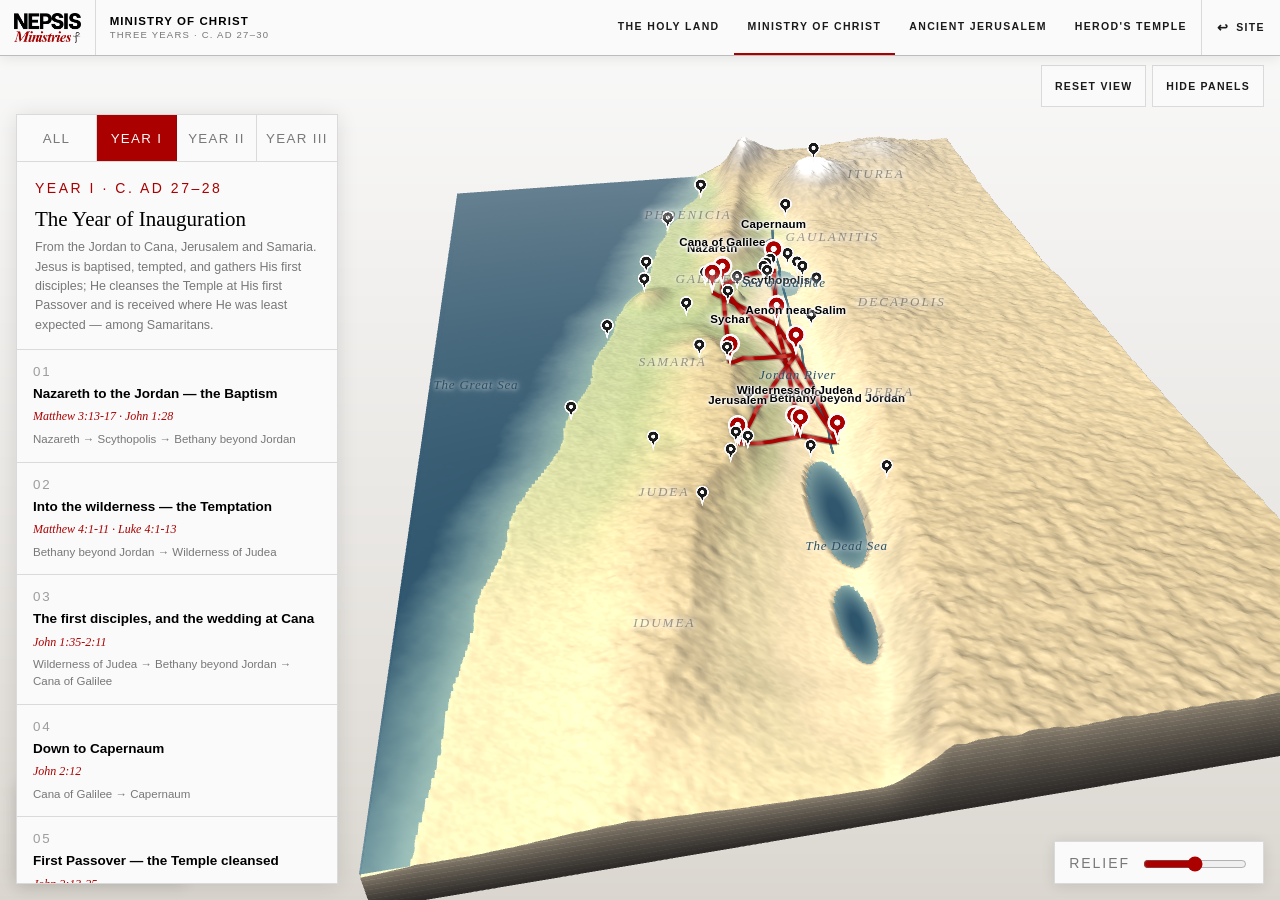
<file: apps/ministry/index.html>
<!DOCTYPE html>
<html lang="en">
<head>
<meta charset="utf-8">
<meta name="viewport" content="width=device-width,initial-scale=1,maximum-scale=1,user-scalable=no,viewport-fit=cover">
<meta name="theme-color" content="#e9e6e0">
<title>The Ministry of Jesus Christ — Interactive 3D Map of the Holy Land</title>
<meta name="description" content="An interactive three-dimensional relief map of the Holy Land tracing the travels of Jesus Christ through each year of His public ministry, c. AD 27-30.">
<style>
:root{
  --paper:#fafafa; --ink:#000; --ink2:#1a1a1a; --red:#aa0000;
  --sb:env(safe-area-inset-bottom,0px); --st:env(safe-area-inset-top,0px);
  --sl:env(safe-area-inset-left,0px);   --sr:env(safe-area-inset-right,0px);
  --line:rgba(26,26,26,.14); --line2:rgba(26,26,26,.28);
  --mute:rgba(26,26,26,.58);
  --y1:#aa0000; --y2:#1a1a1a; --y3:#fafafa;
}
*{box-sizing:border-box;-webkit-tap-highlight-color:transparent}
html,body{margin:0;height:100%;overflow:hidden;overscroll-behavior:none;background:#e9e6e0}
@supports (height:100dvh){html,body{height:100dvh}}
body{font:400 14px/1.5 "Helvetica Neue",Helvetica,Arial,sans-serif;color:var(--ink2);
     -webkit-font-smoothing:antialiased}
canvas{position:fixed;inset:0;width:100%;height:100%;display:block;touch-action:none;cursor:grab}
canvas.drag{cursor:grabbing}

/* ---------- masthead : always visible ---------- */
#top{position:fixed;top:0;left:0;right:0;z-index:40;display:flex;align-items:flex-start;
     gap:14px;padding:calc(14px + var(--st)) calc(16px + var(--sr)) 0 calc(16px + var(--sl));pointer-events:none}
#brand{pointer-events:auto;display:flex;align-items:center;gap:13px;background:var(--paper);
       border:1px solid var(--line);padding:10px 16px 10px 13px;box-shadow:0 2px 14px rgba(0,0,0,.10)}
#brand img{width:74px;height:auto;display:block}
#brand .bar{width:1px;align-self:stretch;background:var(--line2)}
#brand h1{margin:0;font-size:15px;letter-spacing:.045em;text-transform:uppercase;font-weight:700;color:var(--ink)}
#brand h1 em{font-style:normal;color:var(--red)}
#brand p{margin:3px 0 0;font-size:11px;letter-spacing:.10em;text-transform:uppercase;color:var(--mute)}
#tools{margin-left:auto;display:flex;gap:6px;pointer-events:auto}
.tb{font:600 10.5px/1 "Helvetica Neue",Helvetica,Arial,sans-serif;letter-spacing:.12em;
    text-transform:uppercase;color:var(--ink2);background:var(--paper);border:1px solid var(--line);
    padding:12px 13px;min-height:42px;cursor:pointer;text-decoration:none;display:inline-flex;
    align-items:center;transition:.16s}
.tb:hover{background:var(--ink2);color:var(--paper);border-color:var(--ink2)}
.tb.hot{background:var(--red);border-color:var(--red);color:#fff}

/* ---------- panels ---------- */
.panel{position:fixed;z-index:30;background:var(--paper);border:1px solid var(--line);
       box-shadow:0 2px 20px rgba(0,0,0,.11);display:flex;flex-direction:column;
       transition:opacity .22s,transform .22s}
#left{left:16px;top:104px;bottom:16px;width:322px;overflow:hidden}
#right{right:16px;top:104px;width:314px;max-height:calc(100% - 176px);overflow:hidden}
.panel.off{opacity:0;transform:translateY(-8px);pointer-events:none}
#ui.hide .panel,#ui.hide #legend{opacity:0;transform:translateY(-8px);pointer-events:none}

/* year tabs */
#grip{display:none;width:100%;align-items:center;justify-content:center;gap:9px;
      background:none;border:0;border-bottom:1px solid var(--line);padding:9px 12px 8px;
      min-height:40px;cursor:pointer;flex:0 0 auto}
#grip .gb{width:38px;height:4px;border-radius:2px;background:rgba(26,26,26,.24)}
#grip .gt{font:700 9.5px/1 inherit;letter-spacing:.16em;text-transform:uppercase;color:var(--mute)}
#left.min #grip .gt{color:var(--red)}
#tabs{display:grid;grid-template-columns:repeat(4,1fr);border-bottom:1px solid var(--line)}
.tab{font:700 10px/1 inherit;letter-spacing:.10em;text-transform:uppercase;padding:13px 4px;min-height:46px;
     background:none;border:0;border-right:1px solid var(--line);color:var(--mute);cursor:pointer;transition:.15s}
.tab:last-child{border-right:0}
.tab:hover{color:var(--ink)}
.tab.on{background:var(--ink2);color:var(--paper)}
.tab.on[data-y="1"]{background:var(--red)}

#yhead{padding:16px 18px 14px;border-bottom:1px solid var(--line);flex:0 0 auto}
#yhead .kick{font:700 9.5px/1 inherit;letter-spacing:.18em;text-transform:uppercase;color:var(--red)}
#yhead h2{margin:8px 0 0;font:400 21px/1.15 Georgia,"Times New Roman",serif;color:var(--ink)}
#yhead p{margin:7px 0 0;font-size:12.5px;line-height:1.55;color:var(--mute)}

#jlist{overflow-y:auto;flex:1;min-height:0;scrollbar-width:thin}
#jlist::-webkit-scrollbar{width:6px}
#jlist::-webkit-scrollbar-thumb{background:var(--line2)}
.j{display:block;width:100%;text-align:left;background:none;border:0;border-bottom:1px solid var(--line);
   padding:14px 18px 14px 16px;min-height:60px;cursor:pointer;position:relative;transition:background .15s}
.j:hover{background:rgba(0,0,0,.035)}
.j.on{background:rgba(170,0,0,.055)}
.j:before{content:"";position:absolute;left:0;top:0;bottom:0;width:3px;background:transparent}
.j.on:before{background:var(--red)}
.j .n{font:700 9.5px/1 inherit;letter-spacing:.14em;color:rgba(26,26,26,.42)}
.j .t{margin:6px 0 0;font-size:13.5px;line-height:1.35;color:var(--ink);font-weight:600}
.j .r{margin:5px 0 0;font:italic 12px/1.4 Georgia,serif;color:var(--red)}
.j .p{margin:6px 0 0;font-size:11.5px;line-height:1.45;color:var(--mute)}

/* right / site panel */
#right .close{position:absolute;top:6px;right:6px;background:none;border:0;font-size:24px;line-height:1;
              color:var(--mute);cursor:pointer;min-width:44px;min-height:44px;z-index:2}
#right .close:hover{color:var(--red)}
#rbody{padding:20px 18px 18px;overflow-y:auto;min-height:0}
#rbody .kick{font:700 9.5px/1 inherit;letter-spacing:.16em;text-transform:uppercase;color:var(--red)}
#rbody h3{margin:9px 0 0;font:400 24px/1.1 Georgia,"Times New Roman",serif;color:var(--ink)}
#rbody .alt{margin:5px 0 0;font:italic 12.5px/1.4 Georgia,serif;color:var(--mute)}
#rbody .meta{margin:13px 0 0;display:flex;gap:16px;padding:10px 0;border-top:1px solid var(--line);
             border-bottom:1px solid var(--line);font-size:11px;letter-spacing:.05em;color:var(--mute)}
#rbody .meta b{display:block;color:var(--ink2);font-size:12.5px;letter-spacing:0;margin-top:2px}
#rbody .d{margin:13px 0 0;font-size:13px;line-height:1.62}
#rbody .rl{margin:14px 0 0;padding-top:12px;border-top:1px solid var(--line)}
#rbody .rl span{font:700 9.5px/1 inherit;letter-spacing:.16em;text-transform:uppercase;color:var(--mute)}
#rbody .stops{display:flex;flex-wrap:wrap;gap:5px;margin-top:9px}
.jstop{font:600 11.5px/1 inherit;letter-spacing:.02em;background:none;border:1px solid var(--line2);
       color:var(--ink2);padding:11px 11px;min-height:40px;cursor:pointer;transition:.15s}
.jstop:hover{background:var(--red);border-color:var(--red);color:#fff}
#rbody .rl u{display:block;margin-top:7px;font:italic 13px/1.7 Georgia,serif;color:var(--ink2);text-decoration:none}

/* legend + relief */
#legend{position:fixed;left:16px;bottom:16px;z-index:29;display:none;gap:0;
        background:var(--paper);border:1px solid var(--line);box-shadow:0 2px 14px rgba(0,0,0,.10);
        transition:opacity .22s}
#legend.show{display:block}
#legend .row{display:flex;align-items:center;gap:9px;padding:8px 14px;font-size:11px;letter-spacing:.04em}
#legend .row+.row{border-top:1px solid var(--line)}
#legend i{width:22px;height:3px;display:block;flex:0 0 auto;border:1px solid rgba(26,26,26,.3)}

#relief{position:fixed;right:16px;bottom:16px;z-index:29;background:var(--paper);border:1px solid var(--line);
        box-shadow:0 2px 14px rgba(0,0,0,.10);padding:11px 14px 9px;display:flex;align-items:center;gap:11px}
#relief label{font:700 9.5px/1 inherit;letter-spacing:.14em;text-transform:uppercase;color:var(--mute)}
#relief input{width:104px;accent-color:var(--red)}
#ui.hide #relief{opacity:0;pointer-events:none}

/* map labels */
#labels{position:fixed;inset:0;z-index:20;pointer-events:none;overflow:hidden}
.lb{position:absolute;transform:translate(-50%,0);white-space:nowrap;font-size:11.5px;font-weight:600;
    letter-spacing:.02em;color:var(--ink);text-shadow:0 0 3px #fafafa,0 0 3px #fafafa,0 0 6px #fafafa,0 1px 2px #fafafa;
    pointer-events:auto;cursor:pointer;padding:2px 3px}
.lb.dim{color:rgba(26,26,26,.55);font-weight:500;font-size:10.5px}
.lb.sel{color:var(--red);font-weight:700}
.lb.reg{font:italic 400 13px/1 Georgia,serif;letter-spacing:.16em;text-transform:uppercase;
        color:rgba(26,26,26,.42);text-shadow:0 0 4px #fafafa,0 0 8px #fafafa;pointer-events:none}
.lb.wat{font:italic 400 13px/1 Georgia,serif;letter-spacing:.06em;color:#2b4f63;
        text-shadow:0 0 4px rgba(250,250,250,.9),0 0 8px rgba(250,250,250,.7);pointer-events:none}

/* app switcher */
#appwrap{position:relative}
#appmenu{position:absolute;top:calc(100% + 8px);right:0;width:258px;z-index:60;
  background:var(--paper);border:1px solid var(--line);box-shadow:0 6px 26px rgba(0,0,0,.18);
  padding:5px;opacity:0;transform:translateY(-6px);pointer-events:none;
  transition:opacity .18s ease,transform .18s ease}
#appwrap.open #appmenu{opacity:1;transform:none;pointer-events:auto}
#appmenu .ah{padding:8px 9px 7px;font:700 9.5px/1 inherit;letter-spacing:.16em;
  text-transform:uppercase;color:var(--mute)}
.ai{display:block;padding:10px 9px;text-decoration:none;color:var(--ink2);position:relative;
  transition:background .14s}
.ai:hover,.ai:focus-visible{background:rgba(0,0,0,.05);outline:none}
.ai:focus-visible{box-shadow:inset 0 0 0 2px var(--red)}
.ai b{display:block;font-size:13px;font-weight:600;line-height:1.25}
.ai span{display:block;font-size:11px;color:var(--mute);margin-top:2px;line-height:1.35}
.ai.current{background:rgba(170,0,0,.06)}
.ai.current b{color:var(--red)}
.ai .here{position:absolute;top:10px;right:9px;font:700 9px/1 inherit;letter-spacing:.1em;
  text-transform:uppercase;color:var(--red);border:1px solid rgba(170,0,0,.3);
  background:rgba(170,0,0,.08);padding:2px 6px}
.ai.site{margin-top:4px;border-top:1px solid var(--line)}
.ai.site b{font:italic 400 12.5px/1.2 Georgia,serif;color:var(--mute)}
@media (max-width:900px){#appmenu{width:min(268px,calc(100vw - 28px))}}
#hint{position:fixed;left:50%;bottom:18px;transform:translateX(-50%);z-index:28;
      font:600 10px/1 inherit;letter-spacing:.14em;text-transform:uppercase;color:rgba(26,26,26,.5);
      background:rgba(250,250,250,.86);border:1px solid var(--line);padding:9px 14px;pointer-events:none;
      transition:opacity .5s}
#boot{position:fixed;inset:0;z-index:90;background:var(--paper);display:flex;flex-direction:column;
      align-items:center;justify-content:center;gap:18px;transition:opacity .5s}
#boot img{width:150px}
#boot p{font:700 10px/1 inherit;letter-spacing:.22em;text-transform:uppercase;color:var(--mute);margin:0}
#boot .b{width:190px;height:2px;background:var(--line);overflow:hidden}
#boot .b i{display:block;height:100%;width:30%;background:var(--red);animation:sl 1.1s infinite ease-in-out}
@keyframes sl{0%{transform:translateX(-100%)}100%{transform:translateX(330%)}}
#boot.gone{opacity:0;pointer-events:none}

#ui.embed #top{padding:12px}
@media (max-width:900px){
  /* Journey list becomes a bottom sheet you can collapse to just the tabs. */
  #left{left:0;right:0;width:auto;top:auto;bottom:0;height:auto;max-height:52dvh;
        border-left:0;border-right:0;border-bottom:0;
        padding-bottom:var(--sb);border-top:2px solid var(--red);
        transition:transform .28s cubic-bezier(.22,.61,.36,1)}
  #left.min{transform:translateY(calc(100% - 46px - var(--sb) - 2px))}
  #grip{display:flex}
  #yhead{display:none}
  /* Site panel slides up over it. */
  #right{left:0;right:0;width:auto;top:auto;bottom:0;max-height:78dvh;
         border-left:0;border-right:0;border-bottom:0;border-top:2px solid var(--red);
         padding-bottom:var(--sb);z-index:31;
         transform:translateY(0);transition:transform .3s cubic-bezier(.22,.61,.36,1),opacity .2s}
  #right.off{transform:translateY(103%);opacity:1}
  #rbody{padding:22px 18px 18px}
  #brand p{display:none}#brand img{width:54px}#brand h1{font-size:12px}
  #brand{padding:9px 12px 9px 10px}
  #legend,#relief,#hint{display:none!important}
  #top{padding:calc(8px + var(--st)) calc(8px + var(--sr)) 0 calc(8px + var(--sl))}
  .lb{font-size:10.5px}
  .lb.dim{display:none}
}
@media (min-width:901px){#grip{display:none}}
</style>

<!-- Nepsis Ministries shared shell. These come AFTER the app's own
     styles above, so the theme layer wins on equal specificity. -->
<link rel="stylesheet" href="../../shared/nepsis.css">
<link rel="stylesheet" href="../../shared/theme-ministry.css">
<link rel="icon" type="image/png" href="../../shared/nepsis-mark.png">
<script>window.NEPSIS_APP = { id: 'ministry', base: '../../' };</script>
<script src="../../shared/nepsis-analytics.js"></script>
<script defer src="../../shared/nepsis-shell.js"></script>
</head>
<body>
<div id="ui">
  <canvas id="gl"></canvas>
  <div id="labels"></div>

  <header id="top">
    <div id="tools">
      <button class="tb" id="bReset">Reset view</button>
      <button class="tb" id="bUI">Hide panels</button>
    </div>
  </header>

  <aside class="panel" id="left">
    <button id="grip" aria-expanded="true" aria-controls="jlist">
      <span class="gb"></span><span class="gt">Journeys</span>
    </button>
    <div id="tabs">
      <button class="tab" data-y="0">All</button>
      <button class="tab on" data-y="1">Year I</button>
      <button class="tab" data-y="2">Year II</button>
      <button class="tab" data-y="3">Year III</button>
    </div>
    <div id="yhead"></div>
    <div id="jlist"></div>
  </aside>

  <aside class="panel off" id="right">
    <button class="close" id="rClose">&times;</button>
    <div id="rbody"></div>
  </aside>

  <div id="legend">
    <div class="row"><i style="background:#aa0000"></i>Year I &middot; Inauguration</div>
    <div class="row"><i style="background:#1a1a1a"></i>Year II &middot; Popularity</div>
    <div class="row"><i style="background:#fafafa"></i>Year III &middot; Opposition</div>
  </div>

  <div id="relief"><label for="rv">Relief</label><input id="rv" type="range" min="2" max="11" step="0.5" value="6.5"></div>
  <div id="hint">Drag to orbit &middot; Scroll to zoom &middot; Right-drag to pan &middot; Click a site</div>
</div>

<div id="boot"><img src="../../shared/nepsis-logo.png" alt="Nepsis Ministries"><p>Building the land</p><div class="b"><i></i></div></div>

<script>
"use strict";
/*=================================================================================
  NEPSIS MINISTRIES — Holy Land 3D · The Ministry of Jesus Christ
  Self-contained WebGL 1.0. No external dependencies.
  Terrain synthesised from surveyed control profiles of the Levant:
  coastline, Central Hill crest, Jordan Rift axis + floor, Transjordan plateau,
  plus discrete massifs (Hermon, Meron, Carmel, Tabor, Gilboa) and lake basins.
=================================================================================*/

//===DATA-START===
/* Sites: la=latitude, lo=longitude, k=kind, alt=other names, d=description, r=scripture */
var SITES={
nazareth:{n:"Nazareth",e:350,la:32.702,lo:35.298,k:"town",alt:"Natzrat — 'the branch town'",
 d:"An obscure hill village of perhaps 400 souls, hidden in a bowl of the Lower Galilee ridge above the Jezreel Valley. Jesus grew up here and returned twice to teach in its synagogue; both times He was rejected.",
 r:["Matthew 2:23","Luke 2:39-52","Luke 4:16-30","Mark 6:1-6"]},
cana:{n:"Cana of Galilee",e:275,la:32.746,lo:35.343,k:"town",alt:"Kefar Kanna / Khirbet Qana",
 d:"A small Galilean village nine miles north of Nazareth. Here Jesus turned water into wine at a wedding feast — the first of His signs — and later healed a royal official's son at Capernaum from a distance.",
 r:["John 2:1-11","John 4:46-54","John 21:2"]},
sepphoris:{n:"Sepphoris",e:280,la:32.752,lo:35.279,k:"city",alt:"Zippori — 'the ornament of all Galilee'",
 d:"Herod Antipas' first Galilean capital, four miles from Nazareth and rebuilt in stone during Jesus' boyhood. Never named in the Gospels, though its building works shaped the world of a Nazarene tekton.",
 r:[]},
capernaum:{n:"Capernaum",e:-210,la:32.881,lo:35.575,k:"city",alt:"Kefar Nahum — 'village of Nahum'",
 d:"A fishing and customs town on the north-west shore of the lake, on the Via Maris. Jesus made it His base after leaving Nazareth; more of His recorded miracles happened here than anywhere else.",
 r:["Matthew 4:13-17","Mark 1:21-34","Mark 2:1-12","Matthew 11:23","John 6:24-59"]},
bethsaida:{n:"Bethsaida",e:-190,la:32.911,lo:35.630,k:"town",alt:"Bethsaida Julias — 'house of fishing'",
 d:"A fishing village at the inflow of the Jordan, raised to a city by Philip the Tetrarch. Home town of Philip, Andrew and Peter; near here the five thousand were fed, and a blind man healed in two stages.",
 r:["John 1:44","Luke 9:10-17","Mark 8:22-26","Matthew 11:21"]},
chorazin:{n:"Chorazin",e:-25,la:32.911,lo:35.564,k:"town",alt:"Korazim",
 d:"A basalt-built town on the ridge two miles above Capernaum. It saw great works and did not repent, and so was named in the woes alongside Bethsaida.",
 r:["Matthew 11:21-22","Luke 10:13-15"]},
magdala:{n:"Magdala",e:-200,la:32.825,lo:35.516,k:"town",alt:"Migdal / Dalmanutha / Taricheae",
 d:"A prosperous fish-salting harbour on the western shore, home of Mary Magdalene. Jesus landed at its plain after the feeding of the four thousand, where the Pharisees demanded a sign from heaven.",
 r:["Matthew 15:39","Mark 8:10","Luke 8:2","Mark 16:9"]},
tiberias:{n:"Tiberias",e:-205,la:32.795,lo:35.530,k:"city",alt:"Capital of Herod Antipas",
 d:"Antipas' new lakeside capital, built over a graveyard and shunned by observant Jews. Jesus is never recorded entering it, though boats from Tiberias crossed to find Him after the feeding of the five thousand.",
 r:["John 6:1","John 6:23","John 21:1"]},
gennesaret:{n:"Plain of Gennesaret",e:-200,la:32.848,lo:35.531,k:"site",alt:"Ginnosar",
 d:"A crescent of unusually fertile land on the north-west shore. The boat landed here after Jesus walked on the sea, and the sick of the whole district were carried to Him on their mats.",
 r:["Matthew 14:34-36","Mark 6:53-56"]},
beatitudes:{n:"Mount of Beatitudes",e:25,la:32.881,lo:35.554,k:"mount",alt:"Mount Eremos / Horns of Hattin (trad.)",
 d:"The hillside above Capernaum where the Sermon on the Mount was given. The natural amphitheatre carries a speaking voice remarkably well down toward the shore.",
 r:["Matthew 5:1-2","Matthew 5-7","Luke 6:17-49"]},
kursi:{n:"Gergesa (Kursi)",e:-200,la:32.826,lo:35.650,k:"site",alt:"Country of the Gadarenes / Gerasenes",
 d:"The one place on the eastern shore where a steep slope runs straight into the lake. Here Jesus freed a man of a legion of demons and the herd of swine rushed down and drowned.",
 r:["Mark 5:1-20","Matthew 8:28-34","Luke 8:26-39"]},
gadara:{n:"Gadara",e:378,la:32.653,lo:35.685,k:"city",alt:"Umm Qais — one of the Decapolis",
 d:"A Greek city of the Decapolis on the heights south-east of the lake, whose territory reached the shore. Its name is attached to the deliverance of the demoniac in Matthew's account.",
 r:["Matthew 8:28","Mark 5:20"]},
hippos:{n:"Hippos",e:350,la:32.779,lo:35.660,k:"city",alt:"Susita — one of the Decapolis",
 d:"A pagan city set on a flat-topped hill 1,100 feet above the eastern shore, visible from Capernaum — very likely the city set on a hill that cannot be hidden.",
 r:["Matthew 5:14"]},
tabor:{n:"Mount Tabor",e:588,la:32.687,lo:35.390,k:"mount",alt:"Traditional Mount of Transfiguration",
 d:"A dome of a hill rising 1,300 feet alone out of the Jezreel Valley. Byzantine tradition placed the Transfiguration here, though the Gospel sequence points north to the slopes of Hermon.",
 r:["Matthew 17:1-8","Judges 4:6-14"]},
nain:{n:"Nain",e:220,la:32.632,lo:35.345,k:"town",alt:"Nein",
 d:"A village on the north slope of the Hill of Moreh. At its gate Jesus met a funeral procession and raised the only son of a widow — the first raising recorded in Luke.",
 r:["Luke 7:11-17"]},
caesareaphilippi:{n:"Caesarea Philippi",e:350,la:33.248,lo:35.694,k:"city",alt:"Paneas / Banias",
 d:"A spring-fed shrine to Pan at the foot of Hermon, rebuilt by Philip the Tetrarch. Before a cliff face honeycombed with pagan niches Peter confessed: 'You are the Christ, the Son of the living God.'",
 r:["Matthew 16:13-28","Mark 8:27-38"]},
hermon:{n:"Mount Hermon",e:2814,la:33.416,lo:35.857,k:"mount",alt:"Sirion / Senir — 9,232 ft",
 d:"The snow-capped northern boundary of the land and the source of the Jordan. Its high shoulder is the likeliest 'high mountain apart' where Jesus was transfigured six days after Peter's confession.",
 r:["Matthew 17:1-13","Psalm 133:3","Deuteronomy 3:8-9"]},
tyre:{n:"Tyre",e:10,la:33.271,lo:35.194,k:"city",alt:"Sur — Phoenician port",
 d:"A great Phoenician harbour city outside Israel. Jesus withdrew here for quiet and was found by a Syrophoenician woman whose faith won the healing of her daughter.",
 r:["Mark 7:24-30","Matthew 15:21-28","Matthew 11:21-22"]},
sidon:{n:"Sidon",e:10,la:33.560,lo:35.375,k:"city",alt:"Saida",
 d:"The northernmost point Jesus is recorded to have reached, twenty-five miles up the Phoenician coast. From here He turned back east and south through the Decapolis.",
 r:["Mark 7:31","Matthew 15:21"]},
ptolemais:{n:"Ptolemais",e:10,la:32.923,lo:35.070,k:"city",alt:"Acco / Acre",
 d:"The chief harbour of the northern coast and the gateway between Phoenicia and the Plain of Esdraelon. Paul later stopped here on his last journey to Jerusalem.",
 r:["Acts 21:7"]},
caesarea:{n:"Caesarea Maritima",e:5,la:32.500,lo:34.892,k:"city",alt:"Herod's harbour capital",
 d:"Herod the Great's engineered deep-water port and the seat of the Roman prefects — the residence of Pontius Pilate, who came up to Jerusalem only for the feasts.",
 r:["Acts 10:1-48","Acts 23:23-35"]},
carmel:{n:"Mount Carmel",e:546,la:32.734,lo:35.048,k:"mount",alt:"Karmel — 'the garden'",
 d:"A wooded ridge thrusting into the sea and closing the coastal road. Elijah's contest with the prophets of Baal was fought on its heights.",
 r:["1 Kings 18:19-46"]},
megiddo:{n:"Megiddo",e:150,la:32.585,lo:35.184,k:"city",alt:"Har Megiddo / Armageddon",
 d:"The fortress guarding the pass from the coastal plain into the Jezreel Valley — the most fought-over ground in the land, and the name behind Armageddon.",
 r:["Revelation 16:16","2 Kings 23:29-30"]},
scythopolis:{n:"Scythopolis",e:-120,la:32.503,lo:35.501,k:"city",alt:"Beth Shean — chief city of the Decapolis",
 d:"The only city of the Decapolis west of the Jordan, commanding the junction of the Jezreel and Jordan valleys — the road Galilean pilgrims took to avoid Samaria.",
 r:["Joshua 17:11","1 Samuel 31:10"]},
pella:{n:"Pella",e:-50,la:32.451,lo:35.617,k:"city",alt:"One of the Decapolis",
 d:"A Decapolis city in the eastern Jordan foothills. Eusebius records that the Jerusalem church fled here before the city fell in AD 70.",
 r:["Mark 5:20","Mark 7:31"]},
samaria:{n:"Samaria",e:430,la:32.277,lo:35.190,k:"city",alt:"Sebaste",
 d:"The old capital of the northern kingdom, rebuilt by Herod and renamed for Augustus. Philip the evangelist later preached Christ in this city with great joy.",
 r:["Acts 8:5-8","1 Kings 16:24"]},
sychar:{n:"Sychar",e:520,la:32.213,lo:35.284,k:"town",alt:"Jacob's Well, near Shechem",
 d:"A Samaritan village beside the plot Jacob gave Joseph. At its well, at the sixth hour, Jesus asked a woman for a drink and revealed Himself as the Messiah and the living water.",
 r:["John 4:1-42","Genesis 33:18-20"]},
gerizim:{n:"Mount Gerizim",e:881,la:32.200,lo:35.273,k:"mount",alt:"The Samaritan holy mountain",
 d:"The mountain of blessing, and the site of the rival Samaritan temple destroyed in 128 BC. 'Our fathers worshipped on this mountain,' the woman said, pointing to its summit above her.",
 r:["John 4:20-24","Deuteronomy 11:29"]},
aenon:{n:"Aenon near Salim",e:-200,la:32.310,lo:35.529,k:"site",alt:"'Springs' — where water was plentiful",
 d:"The stretch of the Jordan valley where John continued baptising while Jesus' disciples baptised nearby, and where John said, 'He must increase, but I must decrease.'",
 r:["John 3:22-36"]},
ephraim:{n:"Ephraim",e:850,la:31.955,lo:35.301,k:"town",alt:"Et-Taybeh",
 d:"A village on the edge of the wilderness north-east of Jerusalem. After the raising of Lazarus and the council's decision to kill Him, Jesus withdrew here with the disciples until Passover.",
 r:["John 11:54"]},
jericho:{n:"Jericho",e:-258,la:31.870,lo:35.444,k:"city",alt:"The City of Palms — 846 ft below sea level",
 d:"The oldest walled city on earth, an oasis of balsam and palms in the Jordan valley. On His last ascent to Jerusalem Jesus healed blind Bartimaeus here and called Zacchaeus down from the sycamore.",
 r:["Luke 19:1-10","Mark 10:46-52","Luke 10:30-37","Joshua 6"]},
bethabara:{n:"Bethany beyond Jordan",e:-370,la:31.837,lo:35.553,k:"site",alt:"Bethabara — 'the house of the crossing'",
 d:"The ford east of Jericho where John was baptising. Here Jesus was baptised and the Spirit descended as a dove; here He also sheltered in the final winter of His ministry.",
 r:["John 1:28-34","Matthew 3:13-17","John 10:40-42"]},
wilderness:{n:"Wilderness of Judea",e:366,la:31.876,lo:35.428,k:"site",alt:"Mount of Temptation (trad. Jebel Quruntul)",
 d:"The chalk badlands falling from the Judean watershed to the Dead Sea — waterless, barren, and empty. Here Jesus fasted forty days and was tempted by the devil.",
 r:["Matthew 4:1-11","Luke 4:1-13","Mark 1:12-13"]},
qumran:{n:"Qumran",e:-340,la:31.741,lo:35.459,k:"site",alt:"Community of the Dead Sea Scrolls",
 d:"A separatist Jewish settlement above the north-west shore of the Dead Sea. Its scrolls, hidden in the surrounding caves, preserve the Scriptures read in Jesus' generation.",
 r:[]},
jerusalem:{n:"Jerusalem",e:754,la:31.778,lo:35.235,k:"capital",alt:"Zion, the City of the Great King — 2,500 ft",
 d:"The city of David and of the Temple, filling to several times its size at the three pilgrim feasts. Jesus came up to it repeatedly through His ministry, taught in its courts, and was crucified and raised outside its wall.",
 r:["John 2:13-25","John 5:1-15","John 7:1-52","Matthew 21:1-17","Luke 13:34-35"]},
olives:{n:"Mount of Olives",e:826,la:31.778,lo:35.254,k:"mount",alt:"Har HaZeitim — 2,700 ft",
 d:"The ridge east of the city, across the Kidron. From its western slope Jesus wept over Jerusalem, on its summit He gave the Olivet Discourse, and from here He ascended.",
 r:["Luke 19:41-44","Matthew 24-25","Acts 1:9-12","Zechariah 14:4"]},
gethsemane:{n:"Gethsemane",e:700,la:31.7795,lo:35.2397,k:"site",alt:"'Oil press' — at the foot of Olivet",
 d:"An olive grove across the Kidron where Jesus often met with His disciples. Here He prayed in agony, sweating as it were great drops of blood, and here He was betrayed and arrested.",
 r:["Matthew 26:36-56","Mark 14:32-52","Luke 22:39-53","John 18:1-12"]},
golgotha:{n:"Golgotha",e:760,la:31.7784,lo:35.2296,k:"site",alt:"'The place of a skull' — Calvary",
 d:"An abandoned quarry outside the second wall, beside a public road, with a garden tomb cut in its rock face nearby. Here Jesus was crucified, buried, and raised on the third day.",
 r:["John 19:17-42","Matthew 27:32-66","Mark 15:22-47","Luke 23:33-56"]},
bethphage:{n:"Bethphage",e:790,la:31.7776,lo:35.2530,k:"town",alt:"'House of unripe figs'",
 d:"A hamlet on the Mount of Olives marking the Sabbath-day limit of the city. From here the colt was fetched and the descent of the triumphal entry began.",
 r:["Matthew 21:1-11","Mark 11:1-11","Luke 19:28-40"]},
bethany:{n:"Bethany",e:700,la:31.7712,lo:35.2637,k:"town",alt:"El-Azariyeh — 'the place of Lazarus'",
 d:"A village on the east slope of Olivet, two miles from the city, and the home of Mary, Martha and Lazarus. Jesus lodged here in Passion Week, raised Lazarus here, and was anointed here for burial.",
 r:["John 11:1-46","John 12:1-11","Luke 10:38-42","Mark 11:11"]},
bethlehem:{n:"Bethlehem",e:775,la:31.705,lo:35.202,k:"town",alt:"Beth Lechem — 'house of bread'",
 d:"The village of David, five miles south of Jerusalem, where Jesus was born in the days of Herod the king, as Micah had foretold.",
 r:["Micah 5:2","Luke 2:1-20","Matthew 2:1-12"]},
emmaus:{n:"Emmaus",e:240,la:31.8339,lo:34.9894,k:"town",alt:"Nicopolis / Qubeibeh — site disputed",
 d:"A village some sixty stadia from Jerusalem. On the afternoon of the resurrection Jesus walked its road with two disciples and opened to them all the Scriptures concerning Himself.",
 r:["Luke 24:13-35"]},
hebron:{n:"Hebron",e:927,la:31.532,lo:35.095,k:"city",alt:"Kiriath-Arba — the patriarchs' burial place",
 d:"The highest city in the land, in the southern hill country, where Abraham, Isaac and Jacob were buried and where David first reigned.",
 r:["Genesis 23:19","2 Samuel 2:1-4"]},
machaerus:{n:"Machaerus",e:700,la:31.567,lo:35.625,k:"site",alt:"Herod's fortress in Perea",
 d:"A fortress-palace on a cone of rock above the Dead Sea's eastern shore. Josephus names it as the prison where John the Baptist was held and beheaded at Herod's birthday feast.",
 r:["Matthew 14:1-12","Mark 6:14-29"]},
joppa:{n:"Joppa",e:30,la:32.054,lo:34.752,k:"city",alt:"Yafo",
 d:"The ancient harbour of Judea, where Jonah took ship from the presence of the Lord and where Peter was later lodging when he was sent to Cornelius.",
 r:["Jonah 1:3","Acts 9:36-43","Acts 10:9-23"]}
};

/* Regional and water labels — context only, no pins */
var REGIONS=[
 {n:"GALILEE",la:32.80,lo:35.30,c:"reg"},{n:"SAMARIA",la:32.28,lo:35.10,c:"reg"},
 {n:"JUDEA",la:31.62,lo:35.00,c:"reg"},{n:"PEREA",la:31.95,lo:35.75,c:"reg"},
 {n:"DECAPOLIS",la:32.45,lo:35.95,c:"reg"},{n:"IDUMEA",la:31.16,lo:34.95,c:"reg"},
 {n:"PHOENICIA",la:33.42,lo:35.30,c:"reg"},{n:"GAULANITIS",la:32.98,lo:35.83,c:"reg"},
 {n:"ITUREA",la:33.45,lo:36.15,c:"reg"},{n:"Sea of Galilee",la:32.80,lo:35.59,c:"wat"},
 {n:"The Dead Sea",la:31.42,lo:35.47,c:"wat"},{n:"The Great Sea",la:32.30,lo:34.45,c:"wat"},
 {n:"Jordan River",la:32.20,lo:35.51,c:"wat"}
];

/* Years */
var YEARS=[
 null,
 {t:"The Year of Inauguration",s:"c. AD 27–28",
  d:"From the Jordan to Cana, Jerusalem and Samaria. Jesus is baptised, tempted, and gathers His first disciples; He cleanses the Temple at His first Passover and is received where He was least expected — among Samaritans."},
 {t:"The Year of Popularity",s:"c. AD 28–29",
  d:"Capernaum becomes home and the lake becomes a pulpit. Crowds swell across Galilee, the Twelve are appointed and sent out, John the Baptist is executed, and five thousand are fed on the north-eastern shore."},
 {t:"The Year of Opposition",s:"c. AD 29–30",
  d:"Withdrawal to Tyre, Sidon and Caesarea Philippi; then the long ascent to Jerusalem through Perea and Jericho, the Passion, the empty tomb, and the Ascension from Olivet."}
];

/* Journeys — path = ordered site ids */
var JOURNEYS=[
{y:1,t:"Nazareth to the Jordan — the Baptism",r:"Matthew 3:13-17 · John 1:28",
 p:["nazareth","scythopolis","bethabara"],
 note:"Down the Jezreel corridor and south along the Jordan to John's ford, where the heavens open and the Father speaks. This is the opening of the public ministry — everything that follows, Cana included, comes after it."},
{y:1,t:"Into the wilderness — the Temptation",r:"Matthew 4:1-11 · Luke 4:1-13",
 p:["bethabara","wilderness"],
 note:"Driven by the Spirit into the Judean badlands for forty days of fasting and testing."},
{y:1,t:"The first disciples, and the wedding at Cana",r:"John 1:35-2:11",
 p:["wilderness","bethabara","cana"],
 note:"Forty days after the baptism He returns to the ford, and John — who had already seen the Spirit descend on Him — points Him out as the Lamb of God. Andrew, Peter, Philip and Nathanael follow Him north, and on the third day the water becomes wine."},
{y:1,t:"Down to Capernaum",r:"John 2:12",
 p:["cana","capernaum"],
 note:"A first short stay by the lake with His mother and brothers before going up to the feast."},
{y:1,t:"First Passover — the Temple cleansed",r:"John 2:13-25",
 p:["capernaum","scythopolis","jericho","jerusalem"],
 note:"The pilgrim route down the Jordan and up from Jericho; in the courts He overturns the tables and speaks of the temple of His body."},
{y:1,t:"Judean countryside — 'He must increase'",r:"John 3:22-36",
 p:["jerusalem","aenon"],
 note:"Months of baptising in the Judean and Jordan valley country while John's ministry draws to its close."},
{y:1,t:"Through Samaria — the woman at the well",r:"John 4:1-42",
 p:["aenon","sychar"],
 note:"He must needs go through Samaria: at Jacob's well the living water is offered, and a village believes."},
{y:1,t:"Return to Galilee — the official's son healed",r:"John 4:43-54",
 p:["sychar","cana","capernaum"],
 note:"A word spoken at Cana heals a dying boy twenty miles away in Capernaum — the second sign."},

{y:2,t:"Rejected at Nazareth, at home in Capernaum",r:"Luke 4:16-31 · Matthew 4:13-17",
 p:["capernaum","nazareth","capernaum"],
 note:"He reads Isaiah in the synagogue where He was raised, is thrust out of the town, and settles by the sea."},
{y:2,t:"Beside the sea — the call of the four",r:"Mark 1:16-20 · Luke 5:1-11",
 p:["capernaum","gennesaret","capernaum"],
 note:"Nets are left on the shore: Simon, Andrew, James and John are called to catch men."},
{y:2,t:"First circuit of Galilee",r:"Matthew 4:23-25 · Mark 1:35-39",
 p:["capernaum","chorazin","cana","nazareth","sepphoris","capernaum"],
 note:"Teaching in their synagogues throughout all Galilee, and His fame spreads into Syria."},
{y:2,t:"Up to a feast — the pool of Bethesda",r:"John 5:1-47",
 p:["capernaum","scythopolis","jericho","jerusalem","capernaum"],
 note:"A man lame thirty-eight years is healed on the Sabbath, and the opposition of the rulers hardens."},
{y:2,t:"The Sermon on the Mount",r:"Matthew 5-7 · Luke 6:17-49",
 p:["capernaum","beatitudes","capernaum"],
 note:"The Twelve are appointed on the hillside above the lake and the constitution of the kingdom is proclaimed."},
{y:2,t:"To Nain — the widow's son raised",r:"Luke 7:11-17",
 p:["capernaum","cana","nain","tabor","capernaum"],
 note:"At the gate of a village on Moreh, a funeral is turned back and the dead man sits up and speaks."},
{y:2,t:"The storm stilled — the Gerasene demoniac",r:"Mark 4:35-5:20",
 p:["capernaum","kursi","gadara","kursi","capernaum"],
 note:"Across the lake by night: the wind rebuked, a legion cast out, and the healed man sent to tell the Decapolis."},
{y:2,t:"Jairus' daughter, and Nazareth again",r:"Mark 5:21-6:6",
 p:["capernaum","nazareth","capernaum"],
 note:"'Talitha cumi' in Capernaum; then a second rejection at Nazareth, where He could do no mighty work."},
{y:2,t:"The Twelve sent out — John beheaded",r:"Mark 6:7-29 · Matthew 14:1-12",
 p:["capernaum","chorazin","magdala","tiberias","capernaum"],
 note:"The apostles go two by two through the villages; in Perea, at Machaerus, John is executed by Antipas."},
{y:2,t:"Five thousand fed — walking on the sea",r:"Mark 6:30-56 · John 6:1-21",
 p:["capernaum","bethsaida","gennesaret","capernaum"],
 note:"A desert place near Bethsaida, five loaves and two fish; then the fourth watch of the night on the water."},
{y:2,t:"Woe to Chorazin and Bethsaida",r:"Matthew 11:20-24 · John 6:22-71",
 p:["capernaum","chorazin","bethsaida","capernaum"],
 note:"The towns that saw most repented least; the Bread of Life discourse thins the crowds to the Twelve."},

{y:3,t:"Withdrawal to Tyre and Sidon",r:"Mark 7:24-31 · Matthew 15:21-28",
 p:["capernaum","ptolemais","tyre","sidon"],
 note:"Outside the land, a Gentile mother's persistence wins the healing of her daughter."},
{y:3,t:"Through the Decapolis — four thousand fed",r:"Mark 7:31-8:9",
 p:["sidon","caesareaphilippi","hippos","gadara","pella","hippos"],
 note:"A long arc back around the lake's eastern side, healing the deaf and dumb and feeding a Gentile multitude."},
{y:3,t:"Dalmanutha, and the blind man of Bethsaida",r:"Mark 8:10-26",
 p:["hippos","magdala","bethsaida"],
 note:"A sign from heaven refused to the Pharisees; a blind man healed in two stages outside the town."},
{y:3,t:"Caesarea Philippi — 'You are the Christ'",r:"Matthew 16:13-28 · Mark 8:27-38",
 p:["bethsaida","caesareaphilippi"],
 note:"At the pagan shrine below Hermon, Peter's confession — and the first plain word about the cross."},
{y:3,t:"The Transfiguration",r:"Matthew 17:1-13 · Mark 9:2-13",
 p:["caesareaphilippi","hermon","caesareaphilippi"],
 note:"Six days later, up a high mountain apart: His face shone as the sun, and Moses and Elijah spoke of His exodus."},
{y:3,t:"Back through Galilee to Capernaum",r:"Mark 9:30-50 · Matthew 17:24-27",
 p:["caesareaphilippi","chorazin","capernaum"],
 note:"He passes through Galilee privately, teaching the Twelve of His death; the temple tax is found in a fish."},
{y:3,t:"Up to the Feast of Tabernacles",r:"John 7:1-10:21 · Luke 9:51-56",
 p:["capernaum","samaria","sychar","jerusalem"],
 note:"The last journey south through Samaria; in the Temple He cries, 'If any man thirst, let him come unto Me.'"},
{y:3,t:"Dedication, then Perea",r:"John 10:22-42",
 p:["jerusalem","bethabara"],
 note:"At the Feast of Dedication in winter He is nearly stoned, and withdraws to the ford where John first baptised."},
{y:3,t:"Bethany — Lazarus raised",r:"John 11:1-54",
 p:["bethabara","bethany","ephraim"],
 note:"Four days in the tomb, and a loud voice at the grave; the council resolves to kill Him, and He withdraws to Ephraim."},
{y:3,t:"Through Jericho to Bethany",r:"Luke 19:1-28 · Mark 10:46-52",
 p:["ephraim","jericho","bethany"],
 note:"Bartimaeus receives sight, Zacchaeus receives salvation, and the last climb of 3,300 feet begins."},
{y:3,t:"Passion Week — the Triumphal Entry",r:"Matthew 21:1-17 · Luke 19:28-44",
 p:["bethany","bethphage","olives","jerusalem"],
 note:"Down the Olivet road on a colt to shouts of Hosanna, weeping over the city as it comes into view."},
{y:3,t:"Gethsemane, trial and Golgotha",r:"Matthew 26-27 · John 18-19",
 p:["jerusalem","gethsemane","jerusalem","golgotha"],
 note:"The upper room, the agony among the olive presses, the night trials, and the cross outside the wall."},
{y:3,t:"The Emmaus road",r:"Luke 24:13-35",
 p:["jerusalem","emmaus","jerusalem"],
 note:"On the first day of the week He walks seven miles unrecognised, and is known in the breaking of bread."},
{y:3,t:"Galilee — the sea of Tiberias",r:"John 21:1-23 · Matthew 28:16-20",
 p:["jerusalem","scythopolis","tiberias","capernaum","beatitudes"],
 note:"Breakfast on the shore, Peter restored three times, and the Great Commission given on a Galilean mountain."},
{y:3,t:"The Ascension from Olivet",r:"Luke 24:50-53 · Acts 1:1-12",
 p:["capernaum","jericho","bethany","olives"],
 note:"Forty days after the resurrection, He lifts His hands to bless them, and a cloud receives Him out of their sight."}
];
//===DATA-END===

//===TERRAIN-START===
/* ---------- domain ---------- */
var LO0=34.30,LO1=36.60,LA0=30.70,LA1=33.80;      // map bounds (degrees)
var KMLON=93.9,KMLAT=111.0;                        // km per degree at this latitude
var CLON=(LO0+LO1)/2,CLAT=(LA0+LA1)/2;
function wx(lo){return (lo-CLON)*KMLON;}
function wz(la){return -(la-CLAT)*KMLAT;}

/* ---------- interpolation ---------- */
function pw(t,p){
  var n=p.length;
  if(t<=p[0][0])return p[0][1];
  if(t>=p[n-1][0])return p[n-1][1];
  for(var i=1;i<n;i++){
    if(t<=p[i][0]){
      var a=p[i-1],b=p[i],u=(t-a[0])/(b[0]-a[0]);
      u=u*u*(3-2*u);
      return a[1]+(b[1]-a[1])*u;
    }
  }
  return p[n-1][1];
}
function ss(a,b,x){var t=(x-a)/(b-a);t=t<0?0:t>1?1:t;return t*t*(3-2*t);}
function clamp(v,a,b){return v<a?a:v>b?b:v;}

/* ---------- structural profiles (lat -> value) ---------- */
var COAST=[[30.70,34.40],[31.00,34.44],[31.30,34.49],[31.60,34.57],[32.00,34.73],
           [32.30,34.83],[32.60,34.93],[32.83,35.06],[33.00,35.10],[33.10,35.13],
           [33.27,35.19],[33.45,35.28],[33.60,35.37],[33.80,35.47]];
var RIFT =[[30.70,35.34],[31.00,35.41],[31.20,35.43],[31.45,35.47],[31.70,35.50],
           [31.90,35.53],[32.20,35.55],[32.45,35.56],[32.70,35.58],[32.90,35.60],
           [33.10,35.61],[33.35,35.63],[33.60,35.67],[33.80,35.72]];
var RIFTEL=[[30.70,80],[30.92,-260],[31.05,-420],[31.35,-432],[31.70,-434],
            [31.82,-390],[31.90,-280],[32.05,-290],[32.25,-255],[32.45,-230],
            [32.62,-222],[32.80,-212],[32.95,-205],[33.05,-120],[33.15,0],
            [33.30,110],[33.45,300],[33.60,600],[33.80,900]];
var RIDGE=[[30.70,34.82],[31.00,34.94],[31.25,35.03],[31.53,35.08],[31.78,35.21],
           [32.00,35.26],[32.20,35.28],[32.38,35.24],[32.52,35.20],[32.68,35.28],
           [32.85,35.36],[33.00,35.42],[33.20,35.46],[33.45,35.53],[33.80,35.62]];
var RIDGEEL=[[30.70,380],[30.95,560],[31.15,780],[31.35,960],[31.53,1005],
             [31.72,900],[31.80,865],[32.00,890],[32.18,900],[32.32,770],
             [32.45,330],[32.56,140],[32.66,330],[32.80,490],[32.95,650],
             [33.10,880],[33.25,1010],[33.42,880],[33.60,1150],[33.80,1500]];
var EASTEL=[[30.70,1450],[31.00,1300],[31.25,1120],[31.50,980],[31.75,890],
            [32.00,870],[32.25,930],[32.50,880],[32.70,720],[32.90,850],
            [33.10,900],[33.30,1000],[33.55,1250],[33.80,1450]];

/* ---------- discrete massifs & basins (lo, la, radius-lo, radius-la, amp, rot) ---------- */
var DOMES=[
 [35.857,33.416,0.31,0.27,1590,0],   // Hermon
 [36.20,33.62,0.36,0.30,900,0],      // Anti-Lebanon spur
 [35.62,33.74,0.30,0.24,1150,0],     // Lebanon foothills
 [35.42,33.00,0.17,0.15,430,0],      // Meron / Upper Galilee
 [35.390,32.687,0.032,0.032,520,0],  // Mount Tabor
 [35.06,32.72,0.14,0.09,520,-0.85],  // Carmel ridge (rotated NW-SE)
 [35.40,32.50,0.10,0.055,360,0.30],  // Gilboa
 [35.34,32.615,0.042,0.032,270,0],   // Hill of Moreh
 [35.80,32.95,0.26,0.24,150,0],      // Golan plateau
 [35.86,32.33,0.26,0.21,340,0],      // Gilead
 [34.98,30.95,0.32,0.26,330,0],      // Negev highlands
 [35.24,32.56,0.24,0.085,-60,0.12],  // Jezreel valley
 [35.285,32.215,0.048,0.032,-330,0], // Shechem pass (Ebal / Gerizim)
 [35.272,32.199,0.018,0.016,120,0],  // Mount Gerizim
 [35.60,33.09,0.09,0.085,-420,0],    // Hula basin
 [35.06,31.86,0.09,0.10,-160,0],     // Ayalon / Beth Horon gap
 [35.190,32.280,0.050,0.040,-250,0], // basin below Samaria/Sebaste
 [35.300,31.955,0.050,0.050,260,0],  // Ephraim ridge
 [35.255,31.782,0.055,0.062,110,0]   // Jerusalem / Olivet block
];
function domeSum(lo,la){
  var s=0;
  for(var i=0;i<DOMES.length;i++){
    var d=DOMES[i],dx=lo-d[0],dy=la-d[1];
    if(d[5]){var c=Math.cos(d[5]),sn=Math.sin(d[5]),ox=dx*c-dy*sn;dy=dx*sn+dy*c;dx=ox;}
    var r=Math.sqrt((dx/d[2])*(dx/d[2])+(dy/d[3])*(dy/d[3]));
    if(r<1){var f=1-r;s+=d[4]*f*f*(3-2*f);}
  }
  return s;
}

/* ---------- lakes ---------- */
function ell(lo,la,clo,cla,rlo,rla){
  var dx=(lo-clo)/rlo,dy=(la-cla)/rla,r=Math.sqrt(dx*dx+dy*dy);
  return r<1?1-r:0;
}
var LK_GAL={clo:35.5905,cla:32.7975,rlo:0.0620,rla:0.1005,lev:-212};
var LK_DS1={clo:35.4750,cla:31.5550,rlo:0.0730,rla:0.2180,lev:-430};
var LK_DS2={clo:35.4250,cla:31.1600,rlo:0.0480,rla:0.1250,lev:-430};
var LK_HUL={clo:35.6050,cla:33.0850,rlo:0.0270,rla:0.0430,lev:68};
function lakeAt(lo,la){
  if(ell(lo,la,LK_GAL.clo,LK_GAL.cla,LK_GAL.rlo,LK_GAL.rla)>0)return LK_GAL;
  if(ell(lo,la,LK_DS1.clo,LK_DS1.cla,LK_DS1.rlo,LK_DS1.rla)>0)return LK_DS1;
  if(ell(lo,la,LK_DS2.clo,LK_DS2.cla,LK_DS2.rlo,LK_DS2.rla)>0)return LK_DS2;
  if(ell(lo,la,LK_HUL.clo,LK_HUL.cla,LK_HUL.rlo,LK_HUL.rla)>0)return LK_HUL;
  return null;
}

/* ---------- value noise ---------- */
function hsh(i,j){
  var n=Math.sin(i*127.1+j*311.7)*43758.5453123;
  return n-Math.floor(n);
}
function vn(x,y){
  var i=Math.floor(x),j=Math.floor(y),fx=x-i,fy=y-j;
  fx=fx*fx*(3-2*fx);fy=fy*fy*(3-2*fy);
  var a=hsh(i,j),b=hsh(i+1,j),c=hsh(i,j+1),d=hsh(i+1,j+1);
  return (a+(b-a)*fx)+((c+(d-c)*fx)-(a+(b-a)*fx))*fy;
}
function fbm(x,y,oct){
  var s=0,a=0.5,f=1;
  for(var i=0;i<oct;i++){s+=a*(vn(x*f,y*f)*2-1);f*=2.07;a*=0.5;}
  return s;
}

/* ---------- elevation ---------- */
function elevRaw(lo,la){
  var lc=pw(la,COAST),rl=pw(la,RIFT),rd=pw(la,RIDGE),
      re=pw(la,RIDGEEL),rf=pw(la,RIFTEL),ep=pw(la,EASTEL),e;
  if(lo<lc){                                   // Mediterranean shelf
    var d=lc-lo;
    e=-14-1500*(1-Math.exp(-d*0.9));
  }else if(lo<rd){                             // coastal plain -> hill crest
    var t=(lo-lc)/Math.max(0.05,rd-lc);
    e=14+(re-14)*Math.pow(ss(0.16,1.0,t),1.22);
  }else if(lo<rl){                             // eastern descent into the rift
    var u=(lo-rd)/Math.max(0.05,rl-rd);
    e=rf+(re-rf)*Math.pow(1-u,1.75);
  }else{                                       // Transjordan escarpment + plateau
    var v=lo-rl;
    e=rf+(ep-rf)*ss(0.012,0.190,v);
    e-=300*ss(0.55,1.7,v);
  }
  e+=domeSum(lo,la);
  var lk=lakeAt(lo,la);
  if(lk){
    var f=ell(lo,la,lk.clo,lk.cla,lk.rlo,lk.rla);
    var dep=(lk===LK_GAL)?46:(lk===LK_HUL)?8:300;
    e=Math.min(e,lk.lev-dep*Math.sqrt(f));
  }
  return e;
}
function elevAt(lo,la){
  var e=elevRaw(lo,la);
  var lk=lakeAt(lo,la);
  if(lk)return e;                              // keep lake beds smooth
  var amp=26+0.085*Math.max(e,0);
  if(e<-30)amp=18;                             // calm the sea floor
  var n=fbm(lo*34.0,la*34.0,5);
  var ridged=1-Math.abs(fbm(lo*13.0,la*13.0,3));
  e+=n*amp+ridged*amp*0.55*ss(120,900,Math.max(e,0));
  return e;
}
//===TERRAIN-END===

/*=============================== ENGINE ===============================*/
var cv=document.getElementById("gl");
var gl=cv.getContext("webgl",{antialias:true,alpha:false,preserveDrawingBuffer:false})||
       cv.getContext("experimental-webgl",{antialias:true,alpha:false});
if(!gl){document.getElementById("boot").innerHTML=
 '<p style="letter-spacing:.06em;text-transform:none;font-size:14px">This map needs WebGL. '+
 'Please enable hardware acceleration or try another browser.</p>';throw new Error("no webgl");}

/* ---------- mat4 ---------- */
function m4(){return new Float32Array([1,0,0,0,0,1,0,0,0,0,1,0,0,0,0,1]);}
function persp(o,f,a,n,fa){var t=1/Math.tan(f/2);o[0]=t/a;o[1]=0;o[2]=0;o[3]=0;o[4]=0;o[5]=t;o[6]=0;o[7]=0;
 o[8]=0;o[9]=0;o[10]=(fa+n)/(n-fa);o[11]=-1;o[12]=0;o[13]=0;o[14]=2*fa*n/(n-fa);o[15]=0;return o;}
function look(o,e,c,u){
 var zx=e[0]-c[0],zy=e[1]-c[1],zz=e[2]-c[2],l=Math.hypot(zx,zy,zz);zx/=l;zy/=l;zz/=l;
 var xx=u[1]*zz-u[2]*zy,xy=u[2]*zx-u[0]*zz,xz=u[0]*zy-u[1]*zx;l=Math.hypot(xx,xy,xz)||1;xx/=l;xy/=l;xz/=l;
 var yx=zy*xz-zz*xy,yy=zz*xx-zx*xz,yz=zx*xy-zy*xx;
 o[0]=xx;o[1]=yx;o[2]=zx;o[3]=0;o[4]=xy;o[5]=yy;o[6]=zy;o[7]=0;o[8]=xz;o[9]=yz;o[10]=zz;o[11]=0;
 o[12]=-(xx*e[0]+xy*e[1]+xz*e[2]);o[13]=-(yx*e[0]+yy*e[1]+yz*e[2]);o[14]=-(zx*e[0]+zy*e[1]+zz*e[2]);o[15]=1;return o;}
function mul(o,a,b){for(var i=0;i<4;i++){var b0=b[i*4],b1=b[i*4+1],b2=b[i*4+2],b3=b[i*4+3];
 for(var j=0;j<4;j++)o[i*4+j]=b0*a[j]+b1*a[4+j]+b2*a[8+j]+b3*a[12+j];}return o;}
function proj(m,x,y,z){
 var w=m[3]*x+m[7]*y+m[11]*z+m[15];
 return[(m[0]*x+m[4]*y+m[8]*z+m[12])/w,(m[1]*x+m[5]*y+m[9]*z+m[13])/w,(m[2]*x+m[6]*y+m[10]*z+m[14])/w,w];}

/* ---------- shader helpers ---------- */
function sh(t,src){var s=gl.createShader(t);gl.shaderSource(s,src);gl.compileShader(s);
 if(!gl.getShaderParameter(s,gl.COMPILE_STATUS))throw new Error(gl.getShaderInfoLog(s)+"\n"+src);return s;}
function prog(v,f,attrs){
 var p=gl.createProgram();gl.attachShader(p,sh(gl.VERTEX_SHADER,v));gl.attachShader(p,sh(gl.FRAGMENT_SHADER,f));
 gl.linkProgram(p);if(!gl.getProgramParameter(p,gl.LINK_STATUS))throw new Error(gl.getProgramInfoLog(p));
 p.a={};p.u={};
 var na=gl.getProgramParameter(p,gl.ACTIVE_ATTRIBUTES);
 for(var i=0;i<na;i++){var n=gl.getActiveAttrib(p,i).name;p.a[n]=gl.getAttribLocation(p,n);}
 var nu=gl.getProgramParameter(p,gl.ACTIVE_UNIFORMS);
 for(var k=0;k<nu;k++){var m=gl.getActiveUniform(p,k).name.replace(/\[0\]$/,"");p.u[m]=gl.getUniformLocation(p,m);}
 return p;}
function buf(data,type){var b=gl.createBuffer();var t=type||gl.ARRAY_BUFFER;
 gl.bindBuffer(t,b);gl.bufferData(t,data,gl.STATIC_DRAW);return b;}

/*---------------------------- programs ----------------------------*/
var P_LAND=prog(
"precision highp float;attribute vec2 aXZ;attribute float aE;attribute vec2 aG;attribute vec3 aC;"+
"uniform mat4 uMVP;uniform float uVE;uniform vec3 uSun;uniform vec3 uCam;"+
"varying vec3 vC;varying float vF;"+
"void main(){float y=aE*0.001*uVE;vec3 p=vec3(aXZ.x,y,aXZ.y);"+
"vec3 n=normalize(vec3(-aG.x*0.001*uVE,1.0,-aG.y*0.001*uVE));"+
"float d=max(dot(n,uSun),0.0);float amb=0.44+0.26*n.y;"+
"vec3 c=aC*(amb+0.86*d);"+
"vec3 v=normalize(uCam-p);vec3 h=normalize(uSun+v);"+
"c+=vec3(0.05,0.048,0.042)*pow(max(dot(n,h),0.0),14.0);"+
"vC=c;vF=clamp((length(uCam-p)-300.0)/560.0,0.0,1.0);gl_Position=uMVP*vec4(p,1.0);}",
"precision mediump float;varying vec3 vC;varying float vF;uniform vec3 uFog;"+
"void main(){gl_FragColor=vec4(mix(vC,uFog,vF*0.62),1.0);}");

var P_WATER=prog(
"precision highp float;attribute vec2 aXZ;attribute float aE;attribute float aD;"+
"uniform mat4 uMVP;uniform float uVE;uniform vec3 uCam;"+
"varying float vD;varying vec3 vV;varying float vF;"+
"void main(){vec3 p=vec3(aXZ.x,aE*0.001*uVE,aXZ.y);vD=aD;"+
"vec3 tc=uCam-p;float dd=length(tc);vV=tc/dd;"+
"vF=clamp((dd-300.0)/560.0,0.0,1.0);gl_Position=uMVP*vec4(p,1.0);}",
"precision mediump float;varying float vD;varying vec3 vV;varying float vF;"+
"uniform vec3 uSun;uniform vec3 uShallow;uniform vec3 uDeep;uniform vec3 uFog;"+
"void main(){float t=clamp(vD/260.0,0.0,1.0);vec3 c=mix(uShallow,uDeep,t);"+
"vec3 v=normalize(vV);vec3 n=vec3(0.0,1.0,0.0);vec3 h=normalize(uSun+v);"+
"float spec=pow(max(dot(n,h),0.0),60.0);c+=vec3(0.55)*spec*0.5;"+
"float fres=pow(1.0-max(dot(n,v),0.0),3.0);c=mix(c,vec3(0.86,0.89,0.90),fres*0.30);"+
"float a=mix(0.72,0.95,t);gl_FragColor=vec4(mix(c,uFog,vF*0.62),a);}");

var P_SKIRT=prog(
"precision highp float;attribute vec3 aP;attribute float aE;attribute float aB;"+
"uniform mat4 uMVP;uniform float uVE;varying float vB;varying float vE;"+
"void main(){float y=aE*0.001*uVE;vB=aB;vE=aE;gl_Position=uMVP*vec4(aP.x,y,aP.z,1.0);}",
"precision mediump float;varying float vB;varying float vE;"+
"void main(){float s=fract(vE/210.0);float band=0.90+0.10*smoothstep(0.42,0.5,s)*step(s,0.62);"+
"vec3 top=vec3(0.62,0.575,0.50);vec3 bot=vec3(0.185,0.175,0.168);"+
"vec3 c=mix(top,bot,pow(vB,0.72))*band;gl_FragColor=vec4(c,1.0);}");

var P_LINE=prog(
"precision highp float;attribute vec2 aXZ;attribute float aE;attribute float aA;"+
"attribute vec2 aDir;attribute float aSide;attribute float aT;"+
"uniform mat4 uMVP;uniform float uVE;uniform vec3 uCam;uniform float uW;uniform float uLift;"+
"varying float vT;varying float vS;"+
"void main(){vec3 p=vec3(aXZ.x,aE*0.001*uVE+aA+uLift,aXZ.y);"+
"vec3 tc=uCam-p;float dist=length(tc);tc/=dist;"+
"vec3 dv=vec3(aDir.x,0.0,aDir.y);float dl=length(dv);"+
"vec3 d=dl<0.0001?vec3(1.0,0.0,0.0):dv/dl;vec3 o=cross(d,tc);"+
"float ol=length(o);o=ol<0.001?vec3(1.0,0.0,0.0):o/ol;"+
"p+=o*aSide*uW*dist;vT=aT;vS=aSide;gl_Position=uMVP*vec4(p,1.0);}",
"precision mediump float;varying float vT;varying float vS;"+
"uniform vec3 uColor;uniform vec3 uGlow;uniform float uAlpha;uniform float uTime;"+
"uniform float uRep;uniform float uDash;uniform float uReveal;"+
"void main(){if(vT>uReveal)discard;"+
"float f=fract(vT*uRep-uTime*0.42);"+
"float pulse=smoothstep(0.0,0.10,f)*(1.0-smoothstep(0.16,0.46,f));"+
"vec3 c=mix(uColor,uGlow,pulse*uDash*0.75);"+
"float edge=smoothstep(1.0,0.52,abs(vS));"+
"float head=smoothstep(0.045,0.0,uReveal-vT);"+
"c=mix(c,uGlow,head*uDash*0.9);"+
"gl_FragColor=vec4(c,uAlpha*edge);}");

var P_PIN=prog(
"precision highp float;attribute vec2 aXZ;attribute float aE;attribute vec2 aQ;"+
"attribute vec3 aC;attribute float aS;"+
"uniform mat4 uMVP;uniform float uVE;uniform vec3 uCam;uniform vec3 uR;uniform vec3 uU;uniform float uPx;"+
"varying vec2 vQ;varying vec3 vC;"+
"void main(){vec3 g=vec3(aXZ.x,aE*0.001*uVE,aXZ.y);float d=length(uCam-g);"+
"float s=aS*d*uPx;vec3 p=g+uU*s+uR*aQ.x*s+uU*aQ.y*s;"+
"vQ=aQ;vC=aC;gl_Position=uMVP*vec4(p,1.0);}",
"precision mediump float;varying vec2 vQ;varying vec3 vC;"+
"void main(){vec2 q=vQ;float d1=length(q-vec2(0.0,0.30))-0.60;"+
"float t=clamp((0.30-q.y)/1.30,0.0,1.0);float r=mix(0.60,0.0,pow(t,0.55));"+
"float d2=max(abs(q.x)-r,q.y-0.30);float d=min(d1,d2);"+
"float a=smoothstep(0.045,-0.005,d);if(a<0.01)discard;"+
"float ring=smoothstep(-0.155,-0.115,d);"+
"vec3 c=mix(vC,vec3(0.98),ring);"+
"float dot0=smoothstep(0.02,-0.02,length(q-vec2(0.0,0.30))-0.19);"+
"c=mix(c,vec3(0.98,0.98,0.98),dot0);"+
"gl_FragColor=vec4(c,a);}");

var P_SKY=prog(
"precision mediump float;attribute vec2 aP;varying vec2 vP;"+
"void main(){vP=aP;gl_Position=vec4(aP,0.999,1.0);}",
"precision mediump float;varying vec2 vP;uniform vec3 uA;uniform vec3 uB;"+
"void main(){float t=clamp(vP.y*0.5+0.5,0.0,1.0);gl_FragColor=vec4(mix(uB,uA,pow(t,0.85)),1.0);}");
var SKYBUF=buf(new Float32Array([-1,-1,3,-1,-1,3]));

/*---------------------------- land colour ----------------------------*/
function mixc(a,b,t){return[a[0]+(b[0]-a[0])*t,a[1]+(b[1]-a[1])*t,a[2]+(b[2]-a[2])*t];}
var STOPS=[
 [-450,[0.780,0.745,0.660]],[-150,[0.745,0.712,0.618]],[0,[0.612,0.652,0.470]],
 [130,[0.560,0.612,0.412]],[380,[0.640,0.640,0.442]],[700,[0.700,0.640,0.462]],
 [1050,[0.660,0.585,0.430]],[1500,[0.600,0.540,0.430]],[2050,[0.585,0.560,0.530]],
 [2450,[0.720,0.712,0.700]],[2750,[0.960,0.960,0.955]]];
var DRY=[0.815,0.742,0.588],DRY2=[0.700,0.632,0.492];
function landCol(e,lo,la,slope){
  var c;
  if(e<=STOPS[0][0])c=STOPS[0][1];
  else if(e>=STOPS[STOPS.length-1][0])c=STOPS[STOPS.length-1][1];
  else for(var i=1;i<STOPS.length;i++){
    if(e<=STOPS[i][0]){c=mixc(STOPS[i-1][1],STOPS[i][1],(e-STOPS[i-1][0])/(STOPS[i][0]-STOPS[i-1][0]));break;}
  }
  var rd=pw(la,RIDGE);
  var dry=clamp(ss(32.55,31.15,la)*0.55+ss(0.02,0.34,lo-rd)*0.85+ss(31.75,31.05,la)*0.45,0,1);
  dry*=1-ss(1750,2500,e);
  c=mixc(c,mixc(DRY,DRY2,ss(250,1100,e)),dry*0.86);
  var rock=clamp(slope*0.85,0,1)*(1-ss(2500,2750,e));
  c=mixc(c,[0.520,0.492,0.452],rock*0.55);
  var g=(hsh(Math.floor(lo*220),Math.floor(la*220))-0.5)*0.045;
  return[clamp(c[0]+g,0,1),clamp(c[1]+g,0,1),clamp(c[2]+g,0,1)];
}

/*---------------------------- terrain grid ----------------------------*/
var NX=264,NZ=420;
var dLo=(LO1-LO0)/NX,dLa=(LA1-LA0)/NZ;
var dxKm=dLo*KMLON,dzKm=dLa*KMLAT;
var EG=new Float32Array((NX+1)*(NZ+1));
function bldGrid(){
  for(var j=0;j<=NZ;j++){var la=LA0+j*dLa;
    for(var i=0;i<=NX;i++)EG[j*(NX+1)+i]=elevAt(LO0+i*dLo,la);}
}
function eg(i,j){i=i<0?0:i>NX?NX:i;j=j<0?0:j>NZ?NZ:j;return EG[j*(NX+1)+i];}

var TILES=[],TX=3,TZ=4;
function bldTerrain(){
  var sx=Math.ceil(NX/TX),sz=Math.ceil(NZ/TZ);
  for(var tz=0;tz<TZ;tz++)for(var tx=0;tx<TX;tx++){
    var i0=tx*sx,i1=Math.min(NX,i0+sx),j0=tz*sz,j1=Math.min(NZ,j0+sz);
    var w=i1-i0+1,h=j1-j0+1,V=new Float32Array(w*h*8),k=0;
    for(var j=j0;j<=j1;j++){var la=LA0+j*dLa,z=wz(la);
      for(var i=i0;i<=i1;i++){
        var lo=LO0+i*dLo,e=eg(i,j);
        var gx=(eg(i+1,j)-eg(i-1,j))/(2*dxKm),gz=(eg(i,j+1)-eg(i,j-1))/(2*dzKm);
        var slope=Math.min(1,Math.hypot(gx,gz)/260);
        var c=landCol(e,lo,la,slope);
        V[k++]=wx(lo);V[k++]=z;V[k++]=e;V[k++]=gx;V[k++]=gz;V[k++]=c[0];V[k++]=c[1];V[k++]=c[2];
      }}
    var I=new Uint16Array((w-1)*(h-1)*6),n=0;
    for(var jj=0;jj<h-1;jj++)for(var ii=0;ii<w-1;ii++){
      var a=jj*w+ii;
      I[n++]=a;I[n++]=a+1;I[n++]=a+w;
      I[n++]=a+1;I[n++]=a+w+1;I[n++]=a+w;}
    TILES.push({v:buf(V),i:buf(I,gl.ELEMENT_ARRAY_BUFFER),n:n});
  }
}

/*---------------------------- water ----------------------------*/
var WATER=null;
function waterLevel(lo,la){
  var lk=lakeAt(lo,la);
  if(lk)return lk.lev;
  if(lo<pw(la,COAST))return 0;
  return null;
}
function bldWater(){
  var V=[],I=[],map={},n=0;
  function vid(i,j){
    var key=i*100000+j;
    if(map[key]!==undefined)return map[key];
    var lo=LO0+i*dLo,la=LA0+j*dLa,lv=waterLevel(lo,la);
    if(lv===null){
      var s=[[1,0],[-1,0],[0,1],[0,-1]];
      for(var q=0;q<4;q++){var l2=waterLevel(LO0+(i+s[q][0])*dLo,LA0+(j+s[q][1])*dLa);if(l2!==null){lv=l2;break;}}
      if(lv===null)lv=0;
    }
    var d=Math.max(0,lv-eg(i,j));
    V.push(wx(lo),wz(la),lv,d);
    map[key]=n;return n++;
  }
  for(var j=0;j<NZ;j++)for(var i=0;i<NX;i++){
    var lo=LO0+(i+0.5)*dLo,la=LA0+(j+0.5)*dLa;
    if(waterLevel(lo,la)===null)continue;
    var a=vid(i,j),b=vid(i,j+1),c=vid(i+1,j),d2=vid(i+1,j+1);
    I.push(a,c,b,c,d2,b);
  }
  var IA;
  if(n>65535){
    var ext=gl.getExtension("OES_element_index_uint");
    IA=ext?new Uint32Array(I):new Uint16Array(I.map(function(x){return x&65535;}));
    WATER={u32:!!ext};
  }else{IA=new Uint16Array(I);WATER={u32:false};}
  WATER.v=buf(new Float32Array(V));
  WATER.i=buf(IA,gl.ELEMENT_ARRAY_BUFFER);
  WATER.n=I.length;
  WATER.type=(IA instanceof Uint32Array)?gl.UNSIGNED_INT:gl.UNSIGNED_SHORT;
}

/*---------------------------- skirt & base ----------------------------*/
var SKIRT=null,BASE_E=-1600;
function bldSkirt(){
  var V=[],I=[],n=0;
  function wall(pts){
    var s=n;
    for(var k=0;k<pts.length;k++){
      var p=pts[k];
      V.push(p[0],0,p[1],p[2],0);
      V.push(p[0],0,p[1],BASE_E,1);
      n+=2;
    }
    for(var k2=0;k2<pts.length-1;k2++){
      var a=s+k2*2;I.push(a,a+1,a+2,a+2,a+1,a+3);
    }
  }
  var top=[],bot=[],left=[],right=[];
  for(var i=0;i<=NX;i++){var lo=LO0+i*dLo;
    top.push([wx(lo),wz(LA1),eg(i,NZ)]);bot.push([wx(lo),wz(LA0),eg(i,0)]);}
  for(var j=0;j<=NZ;j++){var la=LA0+j*dLa;
    left.push([wx(LO0),wz(la),eg(0,j)]);right.push([wx(LO1),wz(la),eg(NX,j)]);}
  wall(top.slice().reverse());wall(bot);wall(left);wall(right.slice().reverse());
  var s0=n,x0=wx(LO0),x1=wx(LO1),z0=wz(LA0),z1=wz(LA1);
  V.push(x0,0,z0,BASE_E,1, x1,0,z0,BASE_E,1, x1,0,z1,BASE_E,1, x0,0,z1,BASE_E,1);
  n+=4;I.push(s0,s0+1,s0+2,s0,s0+2,s0+3);
  var ext=gl.getExtension("OES_element_index_uint");
  var IA=(n>65535&&ext)?new Uint32Array(I):new Uint16Array(I);
  SKIRT={v:buf(new Float32Array(V)),i:buf(IA,gl.ELEMENT_ARRAY_BUFFER),n:I.length,
         type:(IA instanceof Uint32Array)?gl.UNSIGNED_INT:gl.UNSIGNED_SHORT};
}

/*---------------------------- site positions ----------------------------*/
var SP={};
function sitePos(lo,la){
  var lk=lakeAt(lo,la);
  if(!lk)return[lo,la];
  var dx=(lo-lk.clo)/lk.rlo,dy=(la-lk.cla)/lk.rla,r=Math.hypot(dx,dy);
  if(r<1e-4){dx=1;dy=0;r=1;}
  var k=1.07/r;
  return[lk.clo+dx*k*lk.rlo,lk.cla+dy*k*lk.rla];
}
function bldSites(){
  for(var id in SITES){
    var s=SITES[id],q=sitePos(s.lo,s.la),e=elevAt(q[0],q[1]);
    SP[id]={lo:q[0],la:q[1],x:wx(q[0]),z:wz(q[1]),e:e,trueE:(s.e!==undefined?s.e:Math.round(elevRaw(q[0],q[1])))};
  }
}

/*---------------------------- polyline ribbons ----------------------------*/
function ribbon(pts){
  var n=pts.length,V=new Float32Array(n*2*8),I=[],k=0,tot=0;
  for(var i=1;i<n;i++)tot+=Math.hypot(pts[i].x-pts[i-1].x,pts[i].z-pts[i-1].z);
  var run=0;
  for(var i2=0;i2<n;i2++){
    if(i2>0)run+=Math.hypot(pts[i2].x-pts[i2-1].x,pts[i2].z-pts[i2-1].z);
    var pv=pts[Math.max(0,i2-1)],nx=pts[Math.min(n-1,i2+1)],cu=pts[i2];
    var ix=cu.x-pv.x,iz=cu.z-pv.z,il=Math.hypot(ix,iz);
    var ox=nx.x-cu.x,oz=nx.z-cu.z,ol=Math.hypot(ox,oz);
    if(il<1e-6){ix=ox;iz=oz;il=ol;}
    if(ol<1e-6){ox=ix;oz=iz;ol=il;}
    if(il>1e-6){ix/=il;iz/=il;}
    if(ol>1e-6){ox/=ol;oz/=ol;}
    var dx=ix+ox,dz=iz+oz,l=Math.hypot(dx,dz);
    if(l<1e-4){dx=ix;dz=iz;l=Math.hypot(dx,dz);}   /* 180-degree turnaround */
    if(l<1e-4){dx=1;dz=0;l=1;}                      /* degenerate fallback */
    dx/=l;dz/=l;
    var t=tot>0?run/tot:0;
    for(var s=0;s<2;s++){
      V[k++]=pts[i2].x;V[k++]=pts[i2].z;V[k++]=pts[i2].e;V[k++]=pts[i2].a;
      V[k++]=dx;V[k++]=dz;V[k++]=s?1:-1;V[k++]=t;
    }
  }
  for(var i3=0;i3<n-1;i3++){var v=i3*2;I.push(v,v+1,v+2,v+2,v+1,v+3);}
  return{v:buf(V),i:buf(new Uint16Array(I),gl.ELEMENT_ARRAY_BUFFER),n:I.length,len:tot};
}
function samplePath(ids,lift){
  var pts=[],first=true;
  for(var s=0;s<ids.length-1;s++){
    var a=SP[ids[s]],b=SP[ids[s+1]];
    var d=Math.hypot(b.x-a.x,b.z-a.z);
    if(d<0.12)continue;
    var K=Math.max(8,Math.min(70,Math.round(d/2.6)));
    var arc=lift?Math.min(7.5,d*0.034):0;
    for(var k=(first?0:1);k<=K;k++){
      var u=k/K,lo=a.lo+(b.lo-a.lo)*u,la=a.la+(b.la-a.la)*u;
      var lk=lakeAt(lo,la),e=lk?lk.lev:elevAt(lo,la);
      pts.push({x:wx(lo),z:wz(la),e:e+25,a:Math.sin(Math.PI*u)*arc});
    }
    first=false;
  }
  return pts;
}
var ROUTES=[],RIVER=null;
function bldRoutes(){
  for(var i=0;i<JOURNEYS.length;i++){
    var pts=samplePath(JOURNEYS[i].p,true);
    ROUTES.push(pts.length>1?ribbon(pts):null);
  }
  var jr=[[35.628,33.20],[35.610,33.10],[35.600,32.98],[35.596,32.90],[35.588,32.87],
          [35.575,32.70],[35.570,32.62],[35.556,32.55],[35.545,32.44],[35.556,32.34],
          [35.540,32.24],[35.549,32.13],[35.535,32.02],[35.545,31.93],[35.532,31.85],[35.528,31.79]];
  var rp=[];
  for(var q=0;q<jr.length-1;q++){
    for(var k2=(q?1:0);k2<=8;k2++){
      var u=k2/8,lo=jr[q][0]+(jr[q+1][0]-jr[q][0])*u,la=jr[q][1]+(jr[q+1][1]-jr[q][1])*u;
      rp.push({x:wx(lo),z:wz(la),e:elevAt(lo,la)+12,a:0});
    }
  }
  RIVER=ribbon(rp);
}

/*---------------------------- pins ----------------------------*/
var IDS=[],PIN={},QUAD=[[-1,-1],[1,-1],[1,1],[-1,1]];
function bldPins(){
  for(var id in SITES)IDS.push(id);
  PIN.v=gl.createBuffer();PIN.i=gl.createBuffer();
  PIN.data=new Float32Array(IDS.length*4*9);
  PIN.idx=new Uint16Array(IDS.length*6);
  updPins();
}
var COL_ACTIVE=[0.667,0.0,0.0],COL_CTX=[0.102,0.102,0.102],COL_SEL=[0.667,0.0,0.0];
function updPins(){
  var d=PIN.data,k=0;
  for(var i=0;i<IDS.length;i++){
    var id=IDS[i],p=SP[id],act=ACTIVE[id],sel=(id===selSite);
    var c=sel?COL_SEL:act?COL_ACTIVE:COL_CTX;
    var sz=sel?23:act?16:10.5;
    for(var q=0;q<4;q++){
      d[k++]=p.x;d[k++]=p.z;d[k++]=p.e;d[k++]=QUAD[q][0];d[k++]=QUAD[q][1];
      d[k++]=c[0];d[k++]=c[1];d[k++]=c[2];d[k++]=sz;
    }
  }
  gl.bindBuffer(gl.ARRAY_BUFFER,PIN.v);gl.bufferData(gl.ARRAY_BUFFER,d,gl.DYNAMIC_DRAW);
}
var pinOrder=[];
function sortPins(eye){
  pinOrder.length=0;
  for(var i=0;i<IDS.length;i++){
    var p=SP[IDS[i]];
    pinOrder.push([i,(p.x-eye[0])*(p.x-eye[0])+(p.z-eye[2])*(p.z-eye[2])]);
  }
  pinOrder.sort(function(a,b){return b[1]-a[1];});
  var k=0;
  for(var j=0;j<pinOrder.length;j++){
    var v=pinOrder[j][0]*4;
    PIN.idx[k++]=v;PIN.idx[k++]=v+1;PIN.idx[k++]=v+2;
    PIN.idx[k++]=v;PIN.idx[k++]=v+2;PIN.idx[k++]=v+3;
  }
  gl.bindBuffer(gl.ELEMENT_ARRAY_BUFFER,PIN.i);
  gl.bufferData(gl.ELEMENT_ARRAY_BUFFER,PIN.idx,gl.DYNAMIC_DRAW);
}

/*---------------------------- camera ----------------------------*/
var cam={tx:0,ty:0,tz:0,dist:470,yaw:-0.20,pitch:0.62},
    camT=null,camT0=0,camT1=0,camA=null;
var FOV=Math.PI/4.2;
function eyePos(){
  var cp=Math.cos(cam.pitch);
  return[cam.tx+cam.dist*Math.sin(cam.yaw)*cp,
         cam.ty+cam.dist*Math.sin(cam.pitch),
         cam.tz+cam.dist*Math.cos(cam.yaw)*cp];
}
function flyTo(t,ms){
  camA={tx:cam.tx,ty:cam.ty,tz:cam.tz,dist:cam.dist,yaw:cam.yaw,pitch:cam.pitch};
  camT={};for(var k in camA)camT[k]=(t[k]!==undefined)?t[k]:camA[k];
  var dy=camT.yaw-camA.yaw;while(dy>Math.PI)dy-=2*Math.PI;while(dy<-Math.PI)dy+=2*Math.PI;
  camT.yaw=camA.yaw+dy;
  camT0=performance.now();camT1=camT0+(ms||900);
}
function stepCam(now){
  if(!camT)return;
  var u=(now-camT0)/(camT1-camT0);
  u=u<0?0:u>1?1:u;
  var e=u<0.5?4*u*u*u:1-Math.pow(-2*u+2,3)/2;
  for(var k in camT)cam[k]=camA[k]+(camT[k]-camA[k])*e;
  if(u>=1)camT=null;
}
var HOME={tx:0,ty:0,tz:58,dist:320,yaw:-0.20,pitch:0.60};
function homeDist(){
  var asp=(W&&H)?W/H:1.6;
  return clamp(Math.max(320,378/asp),300,1100);
}
function frameSites(ids){
  var x0=1e9,x1=-1e9,z0=1e9,z1=-1e9,ys=0,n=0;
  for(var i=0;i<ids.length;i++){var p=SP[ids[i]];if(!p)continue;
    x0=Math.min(x0,p.x);x1=Math.max(x1,p.x);z0=Math.min(z0,p.z);z1=Math.max(z1,p.z);ys+=p.e;n++;}
  if(!n)return null;
  var r=Math.max(Math.hypot(x1-x0,z1-z0)*0.5,14);
  var r2=Math.max(Math.hypot(x1-x0,z1-z0)*0.5,3.5);
  return{tx:(x0+x1)/2,ty:(ys/n)*0.001*VE,tz:(z0+z1)/2,
         dist:clamp(r2*2.9+20,28,620),pitch:clamp(0.80-r2*0.0016,0.42,0.88)};
}

/*---------------------------- state ----------------------------*/
var VE=6.5,year=1,selJ=-1,selSite=null,ACTIVE={},reveal=1,revealT0=0,tStart=performance.now();
function computeActive(){
  ACTIVE={};
  var list=(selJ>=0)?[JOURNEYS[selJ]]:JOURNEYS.filter(function(j){return year===0||j.y===year;});
  for(var i=0;i<list.length;i++)for(var k=0;k<list[i].p.length;k++)ACTIVE[list[i].p[k]]=1;
  updPins();
}
var YCOL=[[0.102,0.102,0.102],[0.667,0.0,0.0],[0.102,0.102,0.102],[0.980,0.980,0.980]];
var YGLOW=[[1,1,1],[1,0.62,0.55],[0.75,0.75,0.75],[0.75,0.0,0.0]];

/*---------------------------- labels ----------------------------*/
var LBOX=document.getElementById("labels"),LEL={},RLEL=[];
function bldLabels(){
  for(var i=0;i<IDS.length;i++){
    (function(id){
      var d=document.createElement("div");d.className="lb";d.textContent=SITES[id].n;
      d.addEventListener("click",function(ev){ev.stopPropagation();showSite(id,true);});
      LBOX.appendChild(d);LEL[id]=d;
    })(IDS[i]);
  }
  for(var r=0;r<REGIONS.length;r++){
    var R0=REGIONS[r],lk0=lakeAt(R0.lo,R0.la);
    R0.e=(R0.n==="The Great Sea")?0:(lk0?lk0.lev:elevAt(R0.lo,R0.la));
    var e=document.createElement("div");e.className="lb "+R0.c;e.textContent=R0.n;
    LBOX.appendChild(e);RLEL.push(e);
  }
}
function updLabels(mvp,W,H,eye){
  var px=2*Math.tan(FOV/2)/H;
  for(var i=0;i<IDS.length;i++){
    var id=IDS[i],p=SP[id],el=LEL[id],act=ACTIVE[id],sel=(id===selSite);
    var y=p.e*0.001*VE;
    var q=proj(mvp,p.x,y,p.z);
    if(q[3]<=0.1||q[0]<-1.25||q[0]>1.25||q[1]<-1.3||q[1]>1.3){el.style.display="none";continue;}
    if(!act&&!sel&&cam.dist>260){el.style.display="none";continue;}
    var sz=(sel?23:act?16:10.5);
    var sx=(q[0]*0.5+0.5)*W,sy=(1-(q[1]*0.5+0.5))*H;
    el.style.display="block";
    el.className="lb"+(sel?" sel":act?"":" dim");
    el.style.transform="translate(-50%,-100%) translate("+sx.toFixed(1)+"px,"+(sy-2.15*sz).toFixed(1)+"px)";
  }
  for(var r=0;r<REGIONS.length;r++){
    var R=REGIONS[r],e2=RLEL[r],q2=proj(mvp,wx(R.lo),R.e*0.001*VE,wz(R.la));
    if(q2[3]<=0.1||q2[0]<-1.2||q2[0]>1.2||q2[1]<-1.2||q2[1]>1.2||cam.dist<110){e2.style.display="none";continue;}
    e2.style.display="block";
    e2.style.transform="translate(-50%,-50%) translate("+((q2[0]*0.5+0.5)*W).toFixed(1)+"px,"+
      ((1-(q2[1]*0.5+0.5))*H).toFixed(1)+"px)";
  }
}

/*---------------------------- draw ----------------------------*/
var W=0,H=0,DPR=1,mvp=m4(),pm=m4(),vm=m4(),LSX=0,LSY=0;
function updLayout(){
  if(!W||!H){LSX=LSY=0;return;}
  var hid=uiEl.classList.contains("hide"),fl=0,fr=W,ft=0,fb=H;
  if(hid){ft=96;fb=H-16;}
  else if(W<900){
    ft=100;
    var Lm=document.getElementById("left").getBoundingClientRect();
    var Rm=elR.classList.contains("off")?null:elR.getBoundingClientRect();
    fb=Math.min(Lm.top,Rm?Rm.top:H)-8;
    if(fb<ft+120){fb=H-70;}
  }else{
    fl=document.getElementById("left").getBoundingClientRect().right+8;
    fr=elR.classList.contains("off")?W:elR.getBoundingClientRect().left-8;
    ft=100;fb=H-72;
  }
  if(fb-ft<120){ft=96;fb=H-16;}
  if(fr-fl<200){fl=0;fr=W;}
  if(!isFinite(fl)||!isFinite(fr)||!isFinite(ft)||!isFinite(fb)){fl=0;fr=W;ft=0;fb=H;}
  LSX=clamp(-2*(((fl+fr)/2)-W/2)/W,-0.65,0.65);
  LSY=clamp(2*(((ft+fb)/2)-H/2)/H,-0.65,0.65);
  if(!isFinite(LSX))LSX=0;
  if(!isFinite(LSY))LSY=0;
}
function resize(){
  DPR=Math.min(window.devicePixelRatio||1,2);
  W=cv.clientWidth;H=cv.clientHeight;
  cv.width=Math.round(W*DPR);cv.height=Math.round(H*DPR);
  gl.viewport(0,0,cv.width,cv.height);
  HOME.dist=homeDist();
  updLayout();
}
window.addEventListener("resize",resize);

function bindA(p,name,size,stride,off){
  var l=p.a[name];if(l===undefined||l<0)return;
  gl.enableVertexAttribArray(l);gl.vertexAttribPointer(l,size,gl.FLOAT,false,stride*4,off*4);
}
function offAll(p){for(var k in p.a){if(p.a[k]>=0)gl.disableVertexAttribArray(p.a[k]);}}

var SUN=(function(){var v=[-0.52,0.70,-0.49],l=Math.hypot(v[0],v[1],v[2]);return[v[0]/l,v[1]/l,v[2]/l];})();
var FOG=[0.906,0.894,0.874];

function drawLine(R,col,glow,alpha,wpx,dash,rev,px){
  gl.bindBuffer(gl.ARRAY_BUFFER,R.v);
  bindA(P_LINE,"aXZ",2,8,0);bindA(P_LINE,"aE",1,8,2);bindA(P_LINE,"aA",1,8,3);
  bindA(P_LINE,"aDir",2,8,4);bindA(P_LINE,"aSide",1,8,6);bindA(P_LINE,"aT",1,8,7);
  gl.uniform3fv(P_LINE.u.uColor,col);gl.uniform3fv(P_LINE.u.uGlow,glow);
  gl.uniform1f(P_LINE.u.uAlpha,alpha);gl.uniform1f(P_LINE.u.uW,wpx*px);
  gl.uniform1f(P_LINE.u.uDash,dash);gl.uniform1f(P_LINE.u.uReveal,rev);
  gl.uniform1f(P_LINE.u.uRep,Math.max(2,Math.round(R.len/13)));
  gl.bindBuffer(gl.ELEMENT_ARRAY_BUFFER,R.i);
  gl.drawElements(gl.TRIANGLES,R.n,gl.UNSIGNED_SHORT,0);
}

function draw(now){
  stepCam(now);
  var t=(now-tStart)/1000;
  var eye=eyePos(),tgt=[cam.tx,cam.ty,cam.tz];
  persp(pm,FOV,W/H,1.2,3000);
  pm[8]=LSX;pm[9]=LSY;
  look(vm,eye,tgt,[0,1,0]);
  mul(mvp,pm,vm);
  var px=2*Math.tan(FOV/2)/H;

  gl.clearColor(0.906,0.894,0.874,1);
  gl.clear(gl.COLOR_BUFFER_BIT|gl.DEPTH_BUFFER_BIT);

  /* sky */
  gl.disable(gl.DEPTH_TEST);gl.disable(gl.BLEND);
  gl.useProgram(P_SKY);
  gl.bindBuffer(gl.ARRAY_BUFFER,SKYBUF);bindA(P_SKY,"aP",2,2,0);
  gl.uniform3f(P_SKY.u.uA,0.980,0.980,0.980);
  gl.uniform3f(P_SKY.u.uB,0.855,0.838,0.812);
  gl.drawArrays(gl.TRIANGLES,0,3);
  offAll(P_SKY);

  gl.enable(gl.DEPTH_TEST);gl.depthFunc(gl.LEQUAL);
  gl.enable(gl.CULL_FACE);gl.cullFace(gl.BACK);

  /* terrain */
  gl.useProgram(P_LAND);
  gl.uniformMatrix4fv(P_LAND.u.uMVP,false,mvp);
  gl.uniform1f(P_LAND.u.uVE,VE);
  gl.uniform3fv(P_LAND.u.uSun,SUN);
  gl.uniform3fv(P_LAND.u.uCam,eye);
  gl.uniform3fv(P_LAND.u.uFog,FOG);
  for(var i=0;i<TILES.length;i++){
    var T=TILES[i];
    gl.bindBuffer(gl.ARRAY_BUFFER,T.v);
    bindA(P_LAND,"aXZ",2,8,0);bindA(P_LAND,"aE",1,8,2);bindA(P_LAND,"aG",2,8,3);bindA(P_LAND,"aC",3,8,5);
    gl.bindBuffer(gl.ELEMENT_ARRAY_BUFFER,T.i);
    gl.drawElements(gl.TRIANGLES,T.n,gl.UNSIGNED_SHORT,0);
  }
  offAll(P_LAND);

  /* skirt */
  gl.disable(gl.CULL_FACE);
  gl.useProgram(P_SKIRT);
  gl.uniformMatrix4fv(P_SKIRT.u.uMVP,false,mvp);
  gl.uniform1f(P_SKIRT.u.uVE,VE);
  gl.bindBuffer(gl.ARRAY_BUFFER,SKIRT.v);
  bindA(P_SKIRT,"aP",3,5,0);bindA(P_SKIRT,"aE",1,5,3);bindA(P_SKIRT,"aB",1,5,4);
  gl.bindBuffer(gl.ELEMENT_ARRAY_BUFFER,SKIRT.i);
  gl.drawElements(gl.TRIANGLES,SKIRT.n,SKIRT.type,0);
  offAll(P_SKIRT);

  /* water */
  gl.enable(gl.BLEND);gl.blendFunc(gl.SRC_ALPHA,gl.ONE_MINUS_SRC_ALPHA);gl.depthMask(false);
  gl.useProgram(P_WATER);
  gl.uniformMatrix4fv(P_WATER.u.uMVP,false,mvp);
  gl.uniform1f(P_WATER.u.uVE,VE);
  gl.uniform3fv(P_WATER.u.uCam,eye);
  gl.uniform3fv(P_WATER.u.uSun,SUN);
  gl.uniform3f(P_WATER.u.uShallow,0.443,0.639,0.667);
  gl.uniform3f(P_WATER.u.uDeep,0.126,0.290,0.396);
  gl.uniform3fv(P_WATER.u.uFog,FOG);
  gl.bindBuffer(gl.ARRAY_BUFFER,WATER.v);
  bindA(P_WATER,"aXZ",2,4,0);bindA(P_WATER,"aE",1,4,2);bindA(P_WATER,"aD",1,4,3);
  gl.bindBuffer(gl.ELEMENT_ARRAY_BUFFER,WATER.i);
  gl.drawElements(gl.TRIANGLES,WATER.n,WATER.type,0);
  offAll(P_WATER);
  gl.depthMask(true);

  /* routes + river (overlay) */
  gl.disable(gl.DEPTH_TEST);
  gl.useProgram(P_LINE);
  gl.uniformMatrix4fv(P_LINE.u.uMVP,false,mvp);
  gl.uniform1f(P_LINE.u.uVE,VE);
  gl.uniform3fv(P_LINE.u.uCam,eye);
  gl.uniform1f(P_LINE.u.uTime,t);
  gl.uniform1f(P_LINE.u.uLift,0.10+0.030*VE);
  drawLine(RIVER,[0.180,0.380,0.480],[0.4,0.6,0.7],0.85,1.6,0,1,px);

  var rev=(selJ>=0)?clamp((now-revealT0)/1500,0,1):1;
  for(var j=0;j<JOURNEYS.length;j++){
    var J=JOURNEYS[j],R=ROUTES[j];if(!R)continue;
    var vis=(selJ>=0)?(j===selJ):(year===0||J.y===year);
    var ghost=(selJ>=0&&J.y===JOURNEYS[selJ].y&&j!==selJ);
    if(!vis&&!ghost)continue;
    var c=YCOL[J.y],g=YGLOW[J.y];
    if(ghost){drawLine(R,c,g,0.13,2.0,0,1,px);continue;}
    gl.uniform1f(P_LINE.u.uLift,0.09+0.028*VE);
    drawLine(R,[0.09,0.09,0.09],[0.09,0.09,0.09],J.y===3?0.55:0.28,4.3,0,rev,px);
    gl.uniform1f(P_LINE.u.uLift,0.10+0.030*VE);
    drawLine(R,c,g,0.97,2.7,selJ===j?1:0.55,rev,px);
  }
  offAll(P_LINE);

  /* pins */
  var right=[Math.cos(cam.yaw),0,-Math.sin(cam.yaw)];
  var up=[-Math.sin(cam.yaw)*Math.sin(cam.pitch),Math.cos(cam.pitch),-Math.cos(cam.yaw)*Math.sin(cam.pitch)];
  sortPins(eye);
  gl.useProgram(P_PIN);
  gl.uniformMatrix4fv(P_PIN.u.uMVP,false,mvp);
  gl.uniform1f(P_PIN.u.uVE,VE);
  gl.uniform3fv(P_PIN.u.uCam,eye);
  gl.uniform3fv(P_PIN.u.uR,right);
  gl.uniform3fv(P_PIN.u.uU,up);
  gl.uniform1f(P_PIN.u.uPx,px);
  gl.bindBuffer(gl.ARRAY_BUFFER,PIN.v);
  bindA(P_PIN,"aXZ",2,9,0);bindA(P_PIN,"aE",1,9,2);bindA(P_PIN,"aQ",2,9,3);
  bindA(P_PIN,"aC",3,9,5);bindA(P_PIN,"aS",1,9,8);
  gl.bindBuffer(gl.ELEMENT_ARRAY_BUFFER,PIN.i);
  gl.drawElements(gl.TRIANGLES,PIN.idx.length,gl.UNSIGNED_SHORT,0);
  offAll(P_PIN);
  gl.disable(gl.BLEND);
  gl.enable(gl.DEPTH_TEST);

  updLabels(mvp,W,H,eye);
}
function loop(now){draw(now);requestAnimationFrame(loop);}

/*---------------------------- input ----------------------------*/
var ptrs={},drag=null,moved=0;
cv.addEventListener("pointerdown",function(e){
  cv.setPointerCapture(e.pointerId);
  ptrs[e.pointerId]={x:e.clientX,y:e.clientY};
  if(Object.keys(ptrs).length===1){
    drag={x:e.clientX,y:e.clientY,pan:(e.button===2||e.shiftKey||e.ctrlKey)};
    moved=0;cv.classList.add("drag");camT=null;
  }
});
cv.addEventListener("pointermove",function(e){
  if(!ptrs[e.pointerId])return;
  var ks=Object.keys(ptrs);
  if(ks.length>=2){
    var a=ptrs[ks[0]],b=ptrs[ks[1]],d0=Math.hypot(a.x-b.x,a.y-b.y);
    ptrs[e.pointerId]={x:e.clientX,y:e.clientY};
    a=ptrs[ks[0]];b=ptrs[ks[1]];
    var d1=Math.hypot(a.x-b.x,a.y-b.y);
    if(d0>1&&d1>1)cam.dist=clamp(cam.dist*d0/d1,26,900);
    moved+=8;return;
  }
  if(!drag)return;
  var dx=e.clientX-drag.x,dy=e.clientY-drag.y;
  drag.x=e.clientX;drag.y=e.clientY;ptrs[e.pointerId]={x:e.clientX,y:e.clientY};
  moved+=Math.abs(dx)+Math.abs(dy);
  if(drag.pan){
    var k=cam.dist*0.0016;
    var fx=Math.sin(cam.yaw),fz=Math.cos(cam.yaw);
    cam.tx-=(Math.cos(cam.yaw)*dx-fx*dy)*k;
    cam.tz-=(-Math.sin(cam.yaw)*dx-fz*dy)*k;
    cam.tx=clamp(cam.tx,-190,190);cam.tz=clamp(cam.tz,-260,260);
  }else{
    cam.yaw-=dx*0.0052;
    cam.pitch=clamp(cam.pitch+dy*0.0042,0.11,1.44);
  }
});
function up(e){
  delete ptrs[e.pointerId];
  if(Object.keys(ptrs).length===0){
    if(drag&&moved<6)pick(e.clientX,e.clientY);
    drag=null;cv.classList.remove("drag");
  }
}
cv.addEventListener("pointerup",up);
cv.addEventListener("pointercancel",up);
cv.addEventListener("contextmenu",function(e){e.preventDefault();});
cv.addEventListener("wheel",function(e){
  e.preventDefault();camT=null;
  cam.dist=clamp(cam.dist*Math.exp(clamp(e.deltaY,-160,160)*0.0013),26,900);
},{passive:false});

function pick(cx,cy){
  var r=cv.getBoundingClientRect(),mx=cx-r.left,my=cy-r.top;
  var eye=eyePos(),px=2*Math.tan(FOV/2)/H,best=null,bd=1e9;
  for(var i=0;i<IDS.length;i++){
    var id=IDS[i],p=SP[id],act=ACTIVE[id];
    if(!act&&id!==selSite&&cam.dist>260)continue;
    var y=p.e*0.001*VE,q=proj(mvp,p.x,y,p.z);
    if(q[3]<=0.1)continue;
    var sz=(id===selSite?23:act?16:10.5);
    var sx=(q[0]*0.5+0.5)*W,sy=(1-(q[1]*0.5+0.5))*H-sz;
    var d=Math.hypot(mx-sx,my-sy);
    if(d<sz*1.25&&d<bd){bd=d;best=id;}
  }
  if(best)showSite(best,true);
}

/*---------------------------- UI ----------------------------*/
var elY=document.getElementById("yhead"),elJ=document.getElementById("jlist"),
    elR=document.getElementById("right"),elRB=document.getElementById("rbody");
var ROM=["","I","II","III"];
function esc(s){return String(s).replace(/&/g,"&amp;").replace(/</g,"&lt;");}

function renderYear(){
  if(year===0){
    elY.innerHTML='<div class="kick">All three years</div><h2>The whole ministry</h2>'+
      '<p>Every recorded journey from the baptism at the Jordan to the ascension from Olivet, '+
      'laid over the land as it was under Herod Antipas and Pontius Pilate.</p>';
  }else{
    var Y=YEARS[year];
    elY.innerHTML='<div class="kick">Year '+ROM[year]+' &middot; '+esc(Y.s)+'</div>'+
      '<h2>'+esc(Y.t)+'</h2><p>'+esc(Y.d)+'</p>';
  }
  var html="",n=0;
  for(var i=0;i<JOURNEYS.length;i++){
    var J=JOURNEYS[i];
    if(year!==0&&J.y!==year)continue;
    n++;
    html+='<button class="j'+(selJ===i?" on":"")+'" data-i="'+i+'">'+
      '<div class="n">'+(year===0?"YEAR "+ROM[J.y]+" &middot; ":"")+String(n).padStart(2,"0")+'</div>'+
      '<div class="t">'+esc(J.t)+'</div><div class="r">'+esc(J.r)+'</div>'+
      '<div class="p">'+J.p.map(function(id){return esc(SITES[id].n);}).join(" &rarr; ")+'</div></button>';
  }
  elJ.innerHTML=html;
  var bs=elJ.querySelectorAll(".j");
  for(var b=0;b<bs.length;b++)bs[b].addEventListener("click",function(){selectJ(+this.dataset.i);});
}
function selectJ(i){
  selJ=(selJ===i)?-1:i;
  selSite=null;
  computeActive();
  renderYear();
  if(selJ>=0){
    revealT0=performance.now();
    var f=frameSites(JOURNEYS[selJ].p);
    if(f)flyTo(f,1100);
    showJourney(selJ);
  }else{elR.classList.add("off");}
}
function showJourney(i){
  var J=JOURNEYS[i];
  var stops=J.p.map(function(id,k){
    return '<button class="jstop" data-id="'+id+'">'+(k+1)+'. '+esc(SITES[id].n)+'</button>';
  }).join("");
  elRB.innerHTML='<div class="kick">Year '+ROM[J.y]+' &middot; Journey</div>'+
    '<h3>'+esc(J.t)+'</h3><div class="alt">'+esc(J.r)+'</div>'+
    '<div class="d">'+esc(J.note)+'</div>'+
    '<div class="rl"><span>Stops in order</span><div class="stops">'+stops+'</div></div>'+
    '<div class="rl" style="border-top:0;padding-top:8px"><button class="tb" id="replay">Trace again</button></div>';
  elR.classList.remove("off");
  if(window.innerWidth<=900)leftEl.classList.add("min");
  updLayout();
  var ss2=elRB.querySelectorAll(".jstop");
  for(var k=0;k<ss2.length;k++)ss2[k].addEventListener("click",function(){showSite(this.dataset.id,true);});
  var rp=document.getElementById("replay");
  if(rp)rp.addEventListener("click",function(){revealT0=performance.now();});
}
function showSite(id,fly){
  var s=SITES[id],p=SP[id];
  selSite=id;updPins();
  var refs=s.r.length?'<div class="rl"><span>Scripture</span>'+
    s.r.map(function(r){return "<u>"+esc(r)+"</u>";}).join("")+'</div>':"";
  elRB.innerHTML='<div class="kick">'+esc(s.k==="capital"?"City of the Great King":s.k)+'</div>'+
    '<h3>'+esc(s.n)+'</h3>'+(s.alt?'<div class="alt">'+esc(s.alt)+'</div>':"")+
    '<div class="meta"><div>Elevation<b>'+(p.trueE>=0?"+":"")+p.trueE+' m</b></div>'+
    '<div>Position<b>'+s.la.toFixed(3)+'&deg;N '+s.lo.toFixed(3)+'&deg;E</b></div></div>'+
    '<div class="d">'+esc(s.d)+'</div>'+refs;
  elR.classList.remove("off");
  if(window.innerWidth<=900)leftEl.classList.add("min");
  updLayout();
  if(fly)flyTo({tx:p.x,ty:p.e*0.001*VE,tz:p.z,dist:clamp(cam.dist<150?cam.dist:118,40,150),
                pitch:clamp(cam.pitch,0.30,0.74)},900);
}
document.getElementById("rClose").addEventListener("click",function(){
  elR.classList.add("off");selSite=null;updPins();updLayout();});

var gripEl=document.getElementById("grip"),leftEl=document.getElementById("left");
gripEl.addEventListener("click",function(){
  var min=leftEl.classList.toggle("min");
  gripEl.setAttribute("aria-expanded",String(!min));
  setTimeout(updLayout,300);
});
/* On a phone the journey list starts collapsed so the land is the first thing seen. */
if(window.innerWidth<=900)leftEl.classList.add("min"),gripEl.setAttribute("aria-expanded","false");

var tabs=document.querySelectorAll(".tab");
for(var ti=0;ti<tabs.length;ti++)tabs[ti].addEventListener("click",function(){
  for(var k=0;k<tabs.length;k++)tabs[k].classList.toggle("on",tabs[k]===this);
  year=+this.dataset.y;selJ=-1;selSite=null;
  computeActive();renderYear();
  elR.classList.add("off");updLayout();
  var ids=[];for(var a in ACTIVE)ids.push(a);
  var f=frameSites(ids);
  if(f){f.dist=Math.min(f.dist*1.12+30,640);flyTo(f,1100);}
});
document.getElementById("bReset").addEventListener("click",function(){flyTo(HOME,900);});
var uiEl=document.getElementById("ui"),bUI=document.getElementById("bUI");
bUI.addEventListener("click",function(){
  uiEl.classList.toggle("hide");
  bUI.textContent=uiEl.classList.contains("hide")?"Show panels":"Hide panels";
  bUI.classList.toggle("hot",uiEl.classList.contains("hide"));updLayout();
});
/* The back link lives in the shared masthead now. Kept guarded so this
   file still runs unchanged if it is ever lifted out on its own. */
var elBack=document.getElementById("bBack");
if(elBack)elBack.addEventListener("click",function(e){
  if(EMBED)return;
  if(document.referrer&&document.referrer.indexOf(location.host)>=0){e.preventDefault();history.back();}
});
document.getElementById("rv").addEventListener("input",function(){VE=+this.value;});
window.addEventListener("keydown",function(e){
  if(e.key==="Escape"){elR.classList.add("off");selSite=null;selJ=-1;computeActive();renderYear();updLayout();}
  if(e.key==="h"||e.key==="H")bUI.click();
});

/*---------------------------- embed / query params ----------------------------*/
var QP=(function(){
  var o={},q=(location.search||"").replace(/^\?/,"");
  if(!q)return o;
  var a=q.split("&");
  for(var i=0;i<a.length;i++){
    var kv=a[i].split("=");
    if(kv[0])o[decodeURIComponent(kv[0])]=decodeURIComponent((kv[1]||"").replace(/\+/g," "));
  }
  return o;
})();
var EMBED=(QP.embed==="1")||(function(){try{return window.self!==window.top;}catch(e){return true;}})();
function applyEmbed(){
  var bk=document.getElementById("bBack");
  if(bk){
    if(QP.back&&/^https?:\/\//i.test(QP.back))bk.setAttribute("href",QP.back);
    else if(EMBED)bk.style.display="none";
  }
  if(EMBED)document.getElementById("ui").classList.add("embed");
  var y=parseInt(QP.year,10);
  if(y>=0&&y<=3){
    year=y;
    var tb=document.querySelectorAll(".tab");
    for(var i=0;i<tb.length;i++)tb[i].classList.toggle("on",+tb[i].dataset.y===y);
  }
}

/*------------------------- app switcher -------------------------*
  Removed. The four studies now share one masthead, injected by
  ../../shared/nepsis-shell.js, so this app no longer carries its
  own hard-coded list of sibling URLs.
 *---------------------------------------------------------------*/

/*---------------------------- boot ----------------------------*/
function boot(){
  applyEmbed();
  bldGrid();bldTerrain();bldWater();bldSkirt();bldSites();bldRoutes();bldPins();bldLabels();
  resize();computeActive();renderYear();
  document.getElementById("legend").classList.add("show");
  HOME.dist=homeDist();cam.dist=HOME.dist*2.4;cam.pitch=1.16;cam.yaw=-0.55;cam.tx=HOME.tx;cam.tz=HOME.tz;
  flyTo(HOME,2600);
  requestAnimationFrame(loop);
  var b=document.getElementById("boot");
  b.classList.add("gone");setTimeout(function(){b.style.display="none";},600);
  setTimeout(function(){var h=document.getElementById("hint");if(h)h.style.opacity=0;},9000);
}
setTimeout(boot,60);
</script>
</body>
</html>
</file>
<file: shared/nepsis.css>
/* ==================================================================
   Nepsis Ministries — shared site chrome
   ------------------------------------------------------------------
   One masthead, one palette, four apps. Everything here is namespaced
   under #nm-shell / .nm-* so it cannot collide with an app's own CSS.

   Palette (the only five colours in the site chrome):
     #000000  headings, the wordmark
     #1a1a1a  body text, dark ground
     #aa0000  the single accent — current app, links, active state
     #fafafa  panel "paper"
     #ffffff  fields and lifted surfaces
   ================================================================== */

:root {
  --nm-black: #000000;
  --nm-ink: #1a1a1a;
  --nm-red: #aa0000;
  --nm-red-deep: #7a0000;
  --nm-paper: #fafafa;
  --nm-white: #ffffff;

  --nm-line: rgba(26, 26, 26, .14);
  --nm-line-2: rgba(26, 26, 26, .28);
  --nm-mute: rgba(26, 26, 26, .58);
  --nm-faint: rgba(26, 26, 26, .40);
  --nm-fill: rgba(26, 26, 26, .05);
  --nm-fill-2: rgba(26, 26, 26, .11);
  --nm-red-fill: rgba(170, 0, 0, .09);
  --nm-red-fill-2: rgba(170, 0, 0, .18);
  --nm-red-line: rgba(170, 0, 0, .30);

  --nm-sans: "Helvetica Neue", Helvetica, Arial, sans-serif;
  --nm-serif: "Iowan Old Style", "Palatino Linotype", Palatino,
              "Book Antiqua", Georgia, "Times New Roman", serif;

  /* Height of the masthead. Every app offsets its own panels by this. */
  --nm-h: 56px;
}

@media (max-width: 900px) { :root { --nm-h: 50px } }
@media (max-width: 620px) { :root { --nm-h: 46px } }

/* ------------------------------------------------------------ masthead */

#nm-shell {
  position: fixed;
  top: 0; left: 0; right: 0;
  height: var(--nm-h);
  z-index: 120;
  display: flex;
  align-items: stretch;
  background: var(--nm-paper);
  border-bottom: 1px solid var(--nm-line-2);
  box-shadow: 0 1px 14px rgba(0, 0, 0, .10);
  font: 400 14px/1.4 var(--nm-sans);
  color: var(--nm-ink);
  -webkit-font-smoothing: antialiased;
  user-select: none;
  -webkit-user-select: none;
}

#nm-shell *,
#nm-shell *::before,
#nm-shell *::after { box-sizing: border-box }

#nm-shell a { text-decoration: none; color: inherit }

#nm-shell button {
  font: inherit;
  color: inherit;
  background: none;
  border: 0;
  padding: 0;
  cursor: pointer;
  border-radius: 0;
}

#nm-shell :focus-visible {
  outline: 2px solid var(--nm-red);
  outline-offset: -2px;
}

/* ---- brand ---- */

.nm-brand {
  display: flex;
  align-items: center;
  flex: 0 0 auto;
  padding: 0 14px;
  border-right: 1px solid var(--nm-line);
}

.nm-brand img {
  display: block;
  width: auto;
  height: clamp(22px, 2.4vw, 30px);
}

/* ---- current app title ---- */

.nm-here {
  display: flex;
  flex-direction: column;
  justify-content: center;
  flex: 0 1 auto;
  min-width: 0;
  padding: 0 14px;
  gap: 2px;
}

.nm-here b {
  font: 700 11.5px/1.1 var(--nm-sans);
  letter-spacing: .095em;
  text-transform: uppercase;
  color: var(--nm-black);
  white-space: nowrap;
  overflow: hidden;
  text-overflow: ellipsis;
}

.nm-here span {
  font: 400 9.5px/1.1 var(--nm-sans);
  letter-spacing: .13em;
  text-transform: uppercase;
  color: var(--nm-mute);
  white-space: nowrap;
  overflow: hidden;
  text-overflow: ellipsis;
}

/* ---- inline app tabs (wide screens) ---- */

.nm-tabs {
  display: flex;
  align-items: stretch;
  margin-left: auto;
  flex: 0 0 auto;
}

.nm-tabs a {
  display: flex;
  align-items: center;
  padding: 0 14px;
  font: 600 10.5px/1 var(--nm-sans);
  letter-spacing: .13em;
  text-transform: uppercase;
  color: var(--nm-mute);
  border-bottom: 2px solid transparent;
  transition: color .16s, background .16s, border-color .16s;
}

.nm-tabs a:hover { color: var(--nm-ink); background: var(--nm-fill) }

.nm-tabs a[aria-current="page"] {
  color: var(--nm-red);
  border-bottom-color: var(--nm-red);
}

/* ---- dropdown (narrow screens) ---- */

.nm-menuwrap { position: relative; margin-left: auto; display: flex; flex: 0 0 auto }

.nm-menubtn {
  display: flex;
  align-items: center;
  gap: 7px;
  height: 100%;
  padding: 0 13px;
  font: 600 10.5px/1 var(--nm-sans);
  letter-spacing: .13em;
  text-transform: uppercase;
  color: var(--nm-ink);
  border-left: 1px solid var(--nm-line);
  transition: background .16s;
}

.nm-menubtn:hover { background: var(--nm-fill) }
.nm-menuwrap.nm-open .nm-menubtn { background: var(--nm-ink); color: var(--nm-paper) }
.nm-menubtn i { font-style: normal; font-size: 9px; opacity: .8 }

.nm-menu {
  position: absolute;
  top: 100%;
  right: 0;
  width: 272px;
  max-width: calc(100vw - 16px);
  background: var(--nm-paper);
  border: 1px solid var(--nm-line-2);
  box-shadow: 0 14px 40px rgba(0, 0, 0, .22);
  opacity: 0;
  transform: translateY(-6px);
  pointer-events: none;
  transition: opacity .16s, transform .16s;
}

.nm-menuwrap.nm-open .nm-menu { opacity: 1; transform: none; pointer-events: auto }

.nm-menu .nm-mh {
  padding: 9px 12px 7px;
  font: 700 9.5px/1 var(--nm-sans);
  letter-spacing: .17em;
  text-transform: uppercase;
  color: var(--nm-faint);
  border-bottom: 1px solid var(--nm-line);
}

.nm-menu a {
  display: block;
  position: relative;
  padding: 10px 12px;
  border-bottom: 1px solid var(--nm-line);
  transition: background .14s;
}

.nm-menu a:last-child { border-bottom: 0 }
.nm-menu a:hover { background: var(--nm-fill) }

.nm-menu a b {
  display: block;
  font: 700 11.5px/1.25 var(--nm-sans);
  letter-spacing: .05em;
  text-transform: uppercase;
  color: var(--nm-black);
}

.nm-menu a span {
  display: block;
  margin-top: 2px;
  font: 400 11px/1.35 var(--nm-sans);
  color: var(--nm-mute);
}

.nm-menu a[aria-current="page"] { background: var(--nm-red-fill) }
.nm-menu a[aria-current="page"] b { color: var(--nm-red) }

.nm-menu a.nm-out b { color: var(--nm-ink) }

/* ---- back to the main site ---- */

.nm-site {
  display: flex;
  align-items: center;
  gap: 7px;
  flex: 0 0 auto;
  padding: 0 15px;
  border-left: 1px solid var(--nm-line);
  font: 600 10.5px/1 var(--nm-sans);
  letter-spacing: .13em;
  text-transform: uppercase;
  color: var(--nm-ink);
  transition: background .16s, color .16s;
}

.nm-site:hover { background: var(--nm-red); color: var(--nm-white) }
.nm-site i { font-style: normal; font-size: 13px; line-height: 1 }

/* ---- responsive switch between tabs and dropdown ---- */

.nm-menuwrap { display: none }

@media (max-width: 1180px) {
  .nm-tabs { display: none }
  .nm-menuwrap { display: flex }
}

@media (max-width: 760px) {
  .nm-here span { display: none }
  .nm-site span { display: none }
  .nm-site { padding: 0 13px }
  .nm-brand { padding: 0 11px }
  .nm-here { padding: 0 11px }
}

@media (max-width: 420px) {
  .nm-here { display: none }
}

/* Hidden entirely with ?nav=0 — used when the page is embedded in a
   WordPress page that already carries the site's own navigation. */
html.nm-off #nm-shell { display: none }
html.nm-off { --nm-h: 0px }

@media (prefers-reduced-motion: reduce) {
  #nm-shell *,
  #nm-shell *::before,
  #nm-shell *::after { transition: none !important }
}
</file>
<file: shared/theme-jerusalem.css>
/* ==================================================================
   Nepsis theme — Ancient Jerusalem, c. AD 30
   ------------------------------------------------------------------
   The app ships a dark, gold-on-stone chrome. Everything is scoped
   under #jrz-root, so this file re-points its variables and then
   overrides the rules that hard-code a colour rather than using one.

   The 3-D city is untouched: masonry, terrain, sky and sun stay as
   they were built from the sources.

   Confidence colours (excavated / probable / disputed) are kept as a
   green-amber-red scale, only darkened for a paper ground. They carry
   meaning, so they are the one place the five-colour rule bends —
   flattening them to one accent would destroy the distinction the
   reconstruction exists to make.
   ================================================================== */

#jrz-root {
  --ink: #1a1a1a;
  --ink-2: #000000;
  --stone: #1a1a1a;
  --stone-dim: rgba(26, 26, 26, .78);
  --stone-mute: rgba(26, 26, 26, .55);
  --gold: #aa0000;
  --gold-dim: #7a0000;
  --line: rgba(26, 26, 26, .14);
  --line-2: rgba(26, 26, 26, .28);
  --ok: #1f7a34;
  --maybe: #96650a;
  --guess: #aa0000;
  --panel: rgba(250, 250, 250, .94);
  --sans: "Helvetica Neue", Helvetica, Arial, sans-serif;
  color: var(--stone);
}

/* ------------------------------------------------- masthead clearance */

#jrz-root .jrz-head { top: var(--nm-h) }

/* The shell carries the wordmark and the title. */
#jrz-root .jrz-title,
#jrz-root .jrz-navbtn { display: none }

#jrz-root .jrz-headbtns { margin-left: auto }

#jrz-root .jrz-left,
#jrz-root .jrz-right {
  top: calc(var(--nm-h) + 60px);
  max-height: calc(100% - var(--nm-h) - 248px);
}

@media (max-width: 880px) {
  /* The app docks both panels to the bottom below 880px; leave that
     alone and only move the compass clear of the shell. */
  #jrz-root .jrz-left,
  #jrz-root .jrz-right { top: auto; max-height: 56% }
  #jrz-root .jrz-rose { top: calc(var(--nm-h) + 58px) }
}

/* --------------------------------------------------------- masthead bg */

/* The dark scrim existed to make pale text legible against the sky.
   With ink-coloured buttons it is the wrong way round, so it goes. */
#jrz-root .jrz-head { background: none }

/* ------------------------------------------------------------ buttons */

#jrz-root button {
  color: var(--stone);
  background: rgba(250, 250, 250, .86);
}
#jrz-root button:hover {
  background: var(--nm-white);
  border-color: var(--nm-red-line);
}
#jrz-root button.jrz-on {
  background: var(--nm-red-fill);
  border-color: var(--nm-red-line);
  color: var(--nm-red);
}

/* ------------------------------------------------------------- panels */

#jrz-root .jrz-panel { box-shadow: 0 18px 48px rgba(0, 0, 0, .18) }
#jrz-root .jrz-panel::-webkit-scrollbar-thumb { background: rgba(26, 26, 26, .22) }

/* --------------------------------------------------------- rows, toggles */

#jrz-root .jrz-row:hover .jrz-rowtx { color: var(--nm-black) }

#jrz-root .jrz-sw { background: rgba(26, 26, 26, .12) }
#jrz-root .jrz-sw::after { background: var(--stone-mute) }
#jrz-root .jrz-row.jrz-on .jrz-sw {
  background: var(--nm-red-fill-2);
  border-color: var(--nm-red-line);
}
#jrz-root .jrz-row.jrz-on .jrz-sw::after { background: var(--nm-red) }

/* -------------------------------------------------------------- slider */

#jrz-root input[type=range]::-webkit-slider-thumb {
  background: var(--nm-red);
  box-shadow: 0 0 0 3px rgba(170, 0, 0, .16);
}
#jrz-root input[type=range]::-moz-range-thumb { background: var(--nm-red) }

/* --------------------------------------------------- confidence chips */

#jrz-root .jrz-chip.c0 { color: var(--ok); border-color: rgba(31, 122, 52, .5) }
#jrz-root .jrz-chip.c1 { color: var(--maybe); border-color: rgba(150, 101, 10, .5) }
#jrz-root .jrz-chip.c2 { color: var(--guess); border-color: var(--nm-red-line) }

/* ---------------------------------------------------------- info panel */

#jrz-root .jrz-info h2 { color: var(--nm-black) }

#jrz-root .jrz-verse {
  color: var(--nm-red);
  border-color: var(--nm-red-line);
  background: var(--nm-red-fill);
}

/* The link out to the Temple Mount app. It is the one primary action
   in the panel, so it is the one solid red block. */
#jrz-root .jrz-cta {
  color: var(--nm-white);
  background: var(--nm-red);
  border-color: var(--nm-red);
}
#jrz-root .jrz-cta:hover {
  background: var(--nm-red-deep);
  border-color: var(--nm-red-deep);
}
#jrz-root .jrz-cta i { color: var(--nm-white) }
#jrz-root .jrz-cta span { color: rgba(255, 255, 255, .72) }

/* ------------------------------------------------------------ timeline */

#jrz-root .jrz-time {
  background: linear-gradient(to top,
    rgba(250, 250, 250, .94) 40%,
    rgba(250, 250, 250, 0));
}
#jrz-root .jrz-track::-webkit-scrollbar-thumb { background: rgba(26, 26, 26, .22) }
#jrz-root .jrz-ev.jrz-on .jrz-evt { color: var(--nm-red) }

/* ---------------------------------------------------------------- pins */

/* Pins float over the model, not over a panel, so they keep a solid
   paper plate and ink text — the same relationship as before, inverted. */
#jrz-root .jrz-pin .jrz-pt {
  color: var(--nm-ink);
  background: rgba(250, 250, 250, .92);
  border-color: rgba(26, 26, 26, .34);
  text-shadow: none;
}
#jrz-root .jrz-pin:hover .jrz-pt,
#jrz-root .jrz-pin.jrz-on .jrz-pt {
  background: var(--nm-red);
  color: var(--nm-white);
  border-color: var(--nm-red);
}
#jrz-root .jrz-pin .jrz-ps {
  background: linear-gradient(to bottom, rgba(26, 26, 26, .7), rgba(26, 26, 26, 0));
}
#jrz-root .jrz-pin.jrz-linkpin .jrz-pt {
  background: var(--nm-red);
  color: var(--nm-white);
  border-color: var(--nm-red);
}
#jrz-root .jrz-pin.jrz-linkpin:hover .jrz-pt { background: var(--nm-red-deep) }
#jrz-root .jrz-pin.jrz-linkpin .jrz-ps {
  background: linear-gradient(to bottom, var(--nm-red), rgba(170, 0, 0, 0));
}

/* -------------------------------------------------------- compass, HUD */

#jrz-root .jrz-rose { background: rgba(250, 250, 250, .82) }
#jrz-root .jrz-needle { border-bottom-color: var(--nm-red) }
#jrz-root .jrz-card.jrz-north b { color: var(--nm-red) }

#jrz-root .jrz-hover {
  background: rgba(250, 250, 250, .92);
  color: var(--nm-ink);
}

#jrz-root .jrz-hint { text-shadow: 0 1px 8px rgba(255, 255, 255, .9) }

/* -------------------------------------------------------------- loader */

#jrz-root .jrz-load { background: var(--nm-paper) }
#jrz-root .jrz-load h2 { color: var(--nm-black) }
#jrz-root .jrz-bar { background: var(--line) }
#jrz-root .jrz-bar i { background: var(--nm-red) }

/* The loader shows the wordmark; it ships pointing at the WordPress
   upload, and now loads the copy that travels with this folder. */
#jrz-root .jrz-load img { width: 150px; height: auto }
</file>
<file: shared/theme-ministry.css>
/* ==================================================================
   Nepsis theme — the Ministry of Christ
   ------------------------------------------------------------------
   This app was already on the Nepsis palette, so there is nothing to
   recolour. The work is structural: its own masthead, app menu and
   back link are gone, because the shared shell now carries all three.
   ================================================================== */

:root {
  --paper: #fafafa;
  --ink: #000000;
  --ink2: #1a1a1a;
  --red: #aa0000;
}

/* ------------------------------------------------- masthead clearance */

#top {
  top: var(--nm-h);
  padding-top: calc(9px + var(--st));
}

/* What is left of #top is the tool row; the shell carries the rest. */
#tools { margin-left: auto }

/* The desktop panels used to clear the app's own 62px brand block.
   They now clear the shell instead. Below 900px this app turns them
   into bottom sheets (top:auto), so the offset must NOT be repeated
   there or the sheet snaps back to the top of the screen. */
@media (min-width: 901px) {
  #left, #right { top: calc(var(--nm-h) + 58px) }
  #right { max-height: calc(100% - var(--nm-h) - 130px) }
}

.tb:focus-visible { outline: 2px solid var(--red); outline-offset: 2px }
</file>
